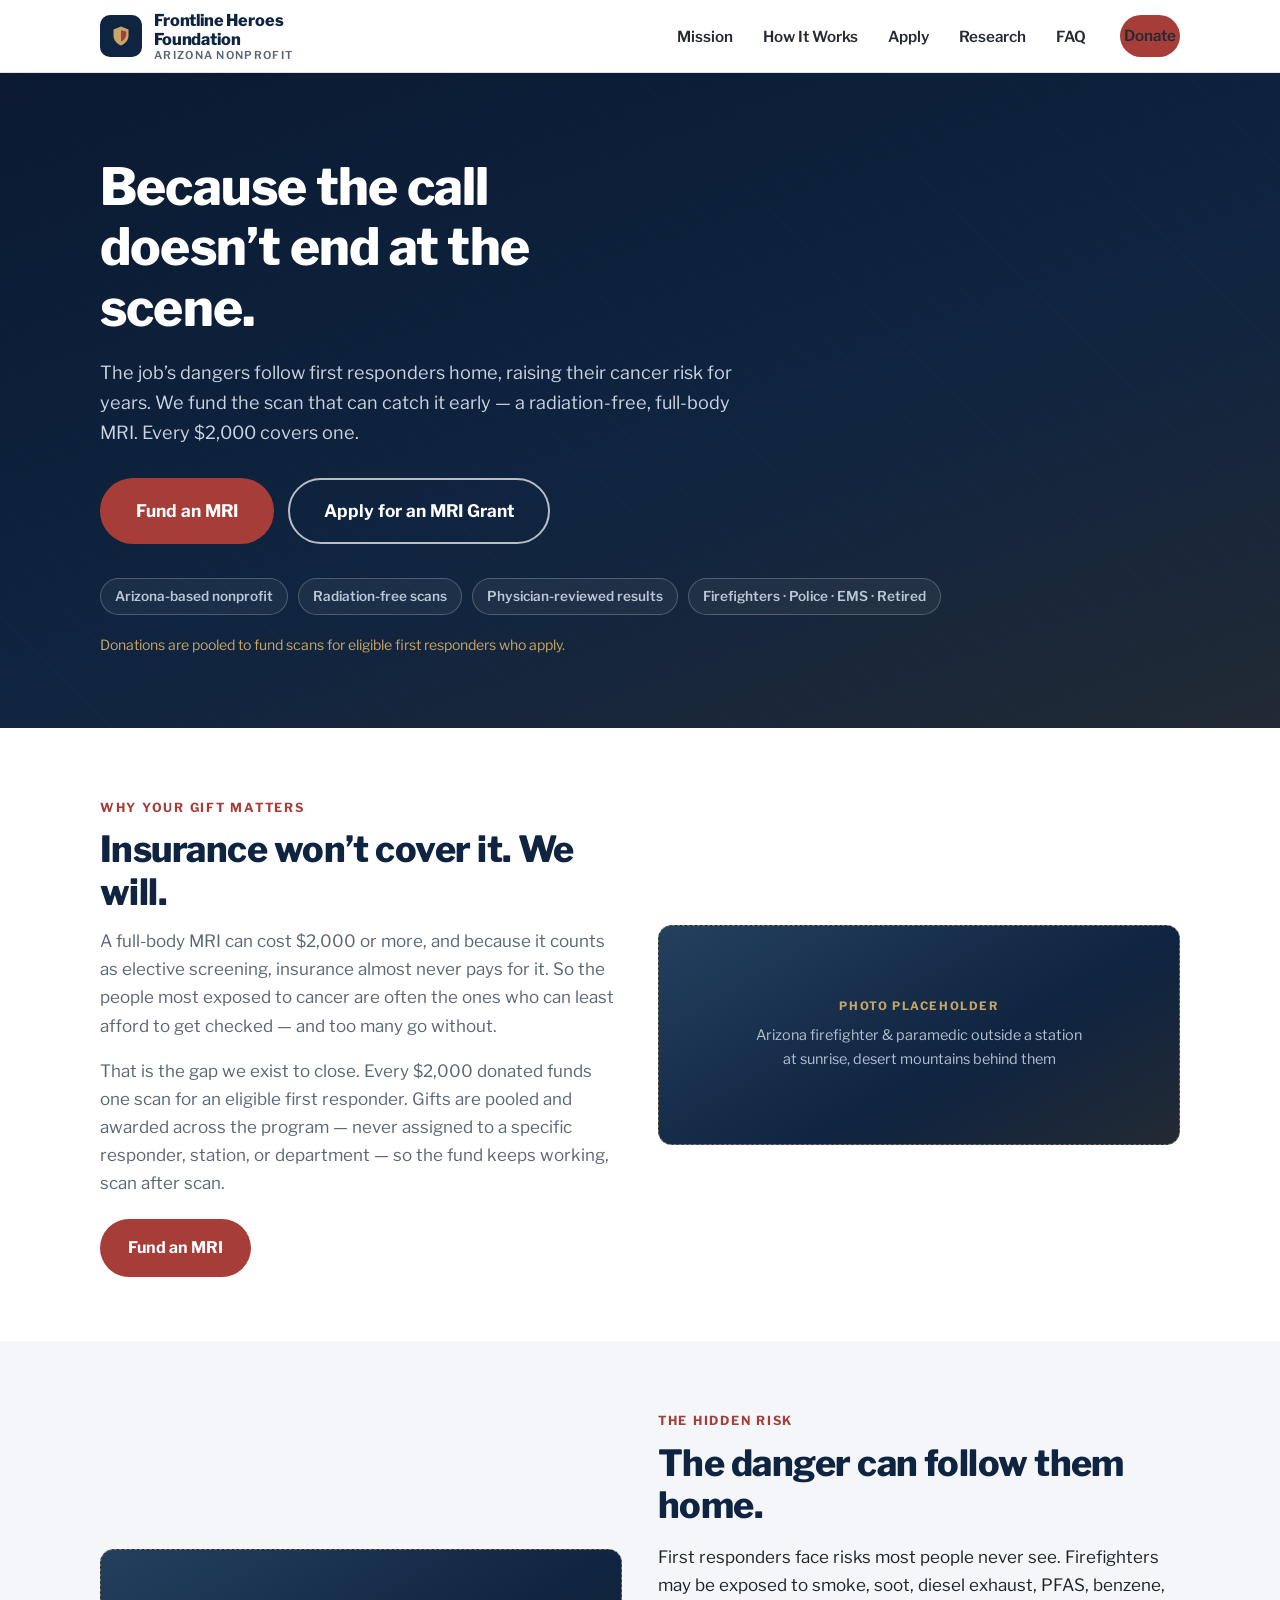
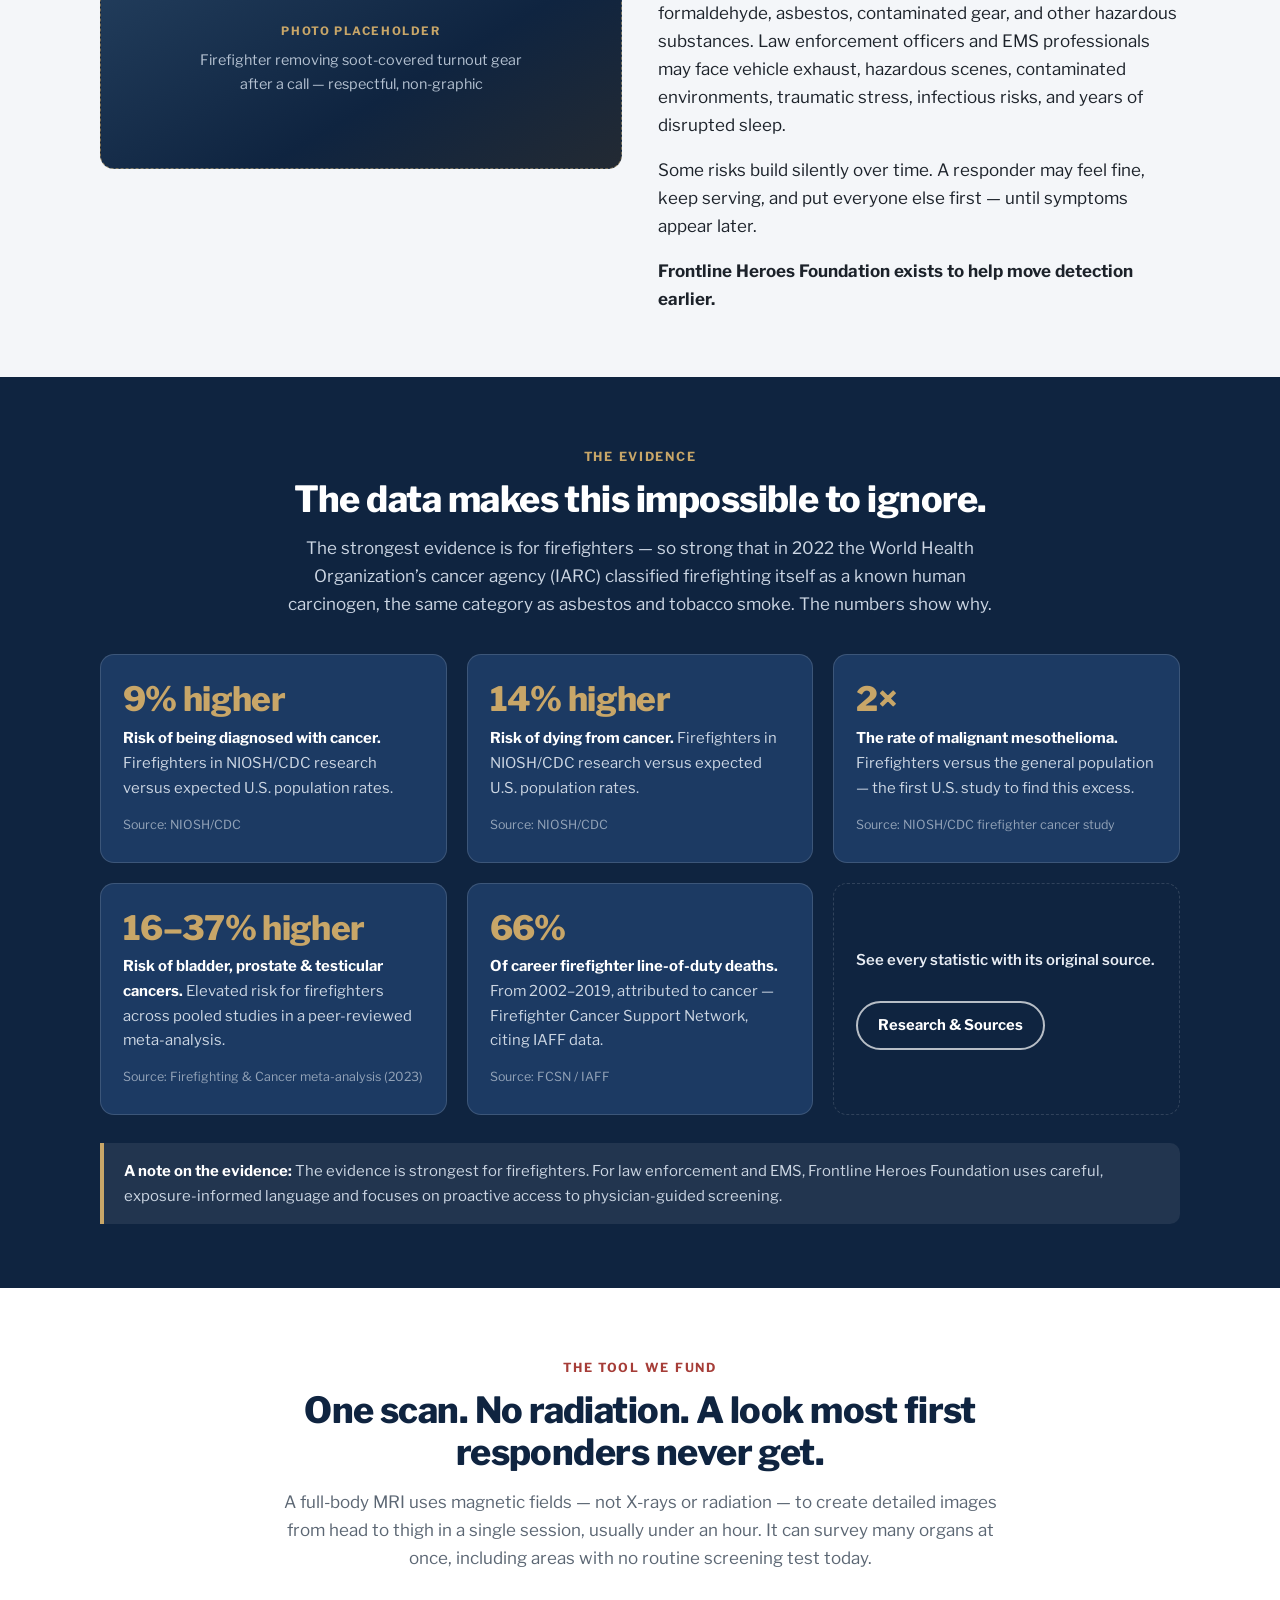
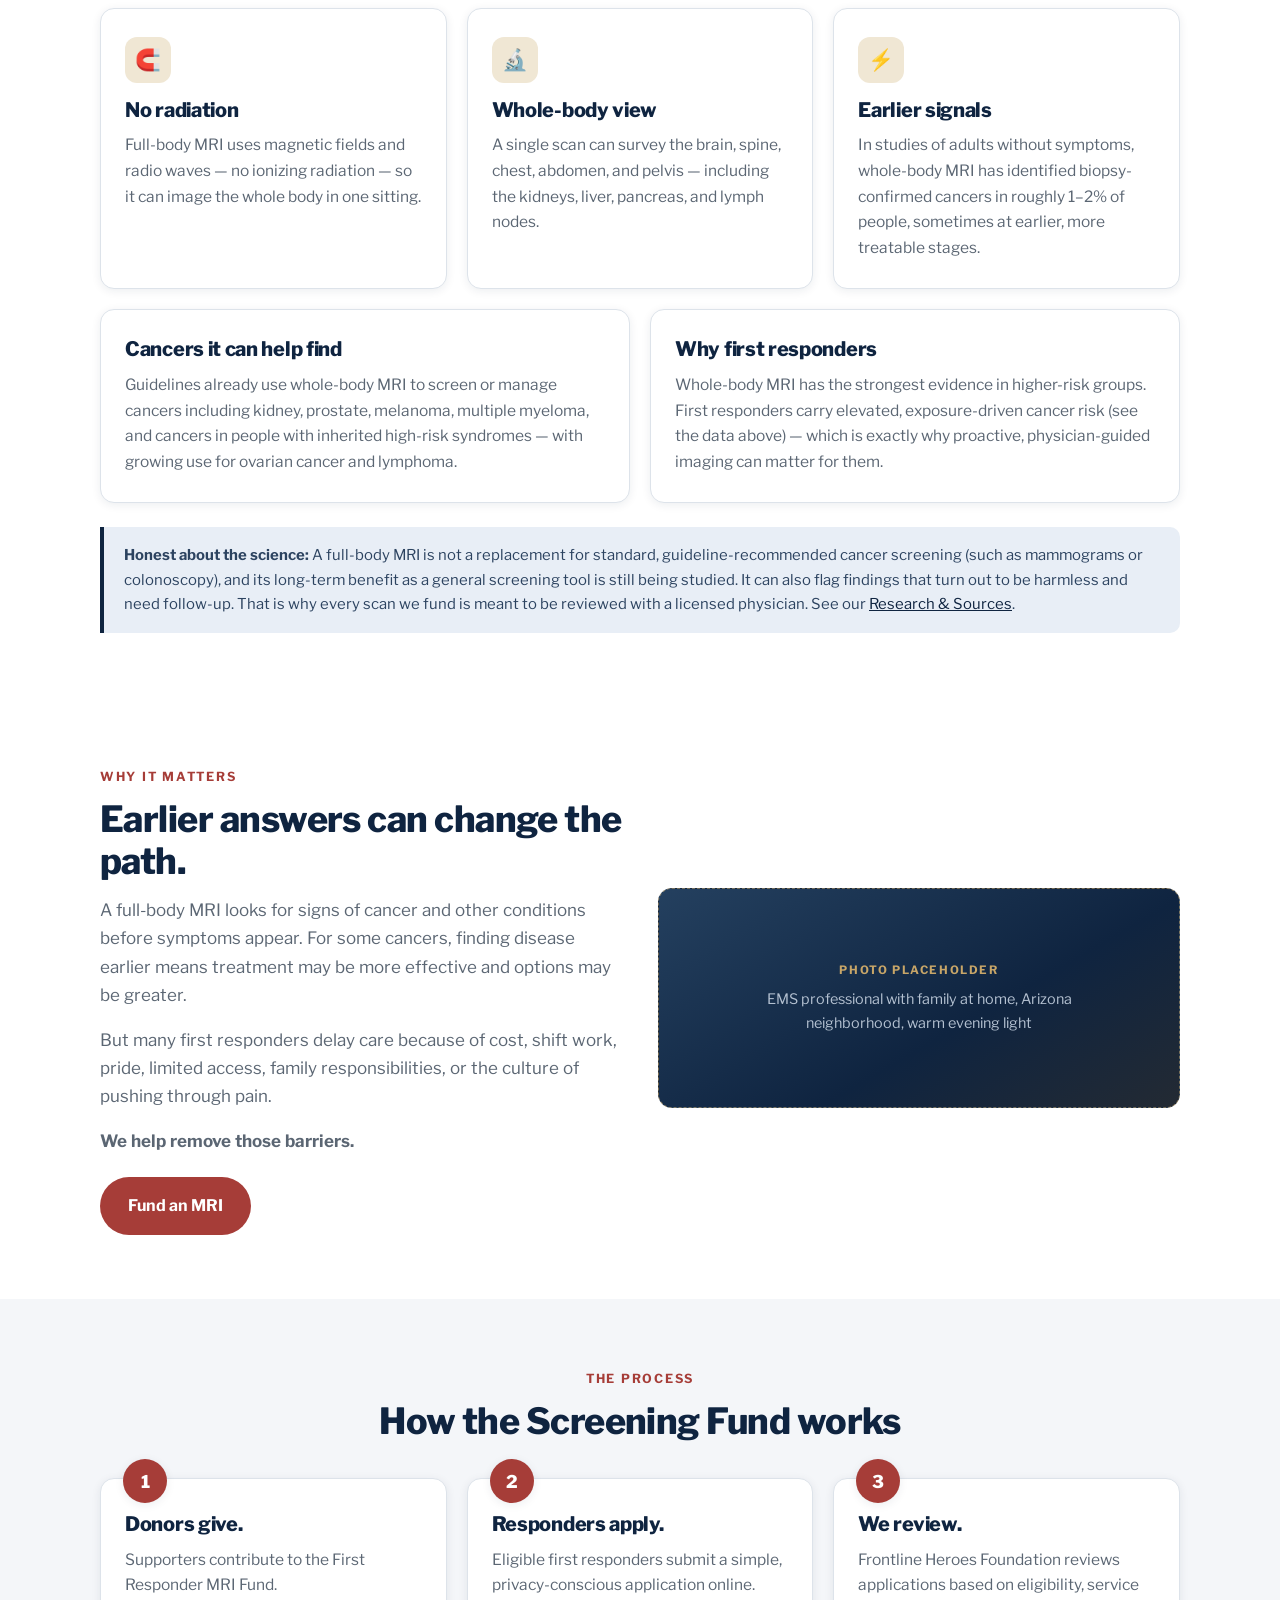
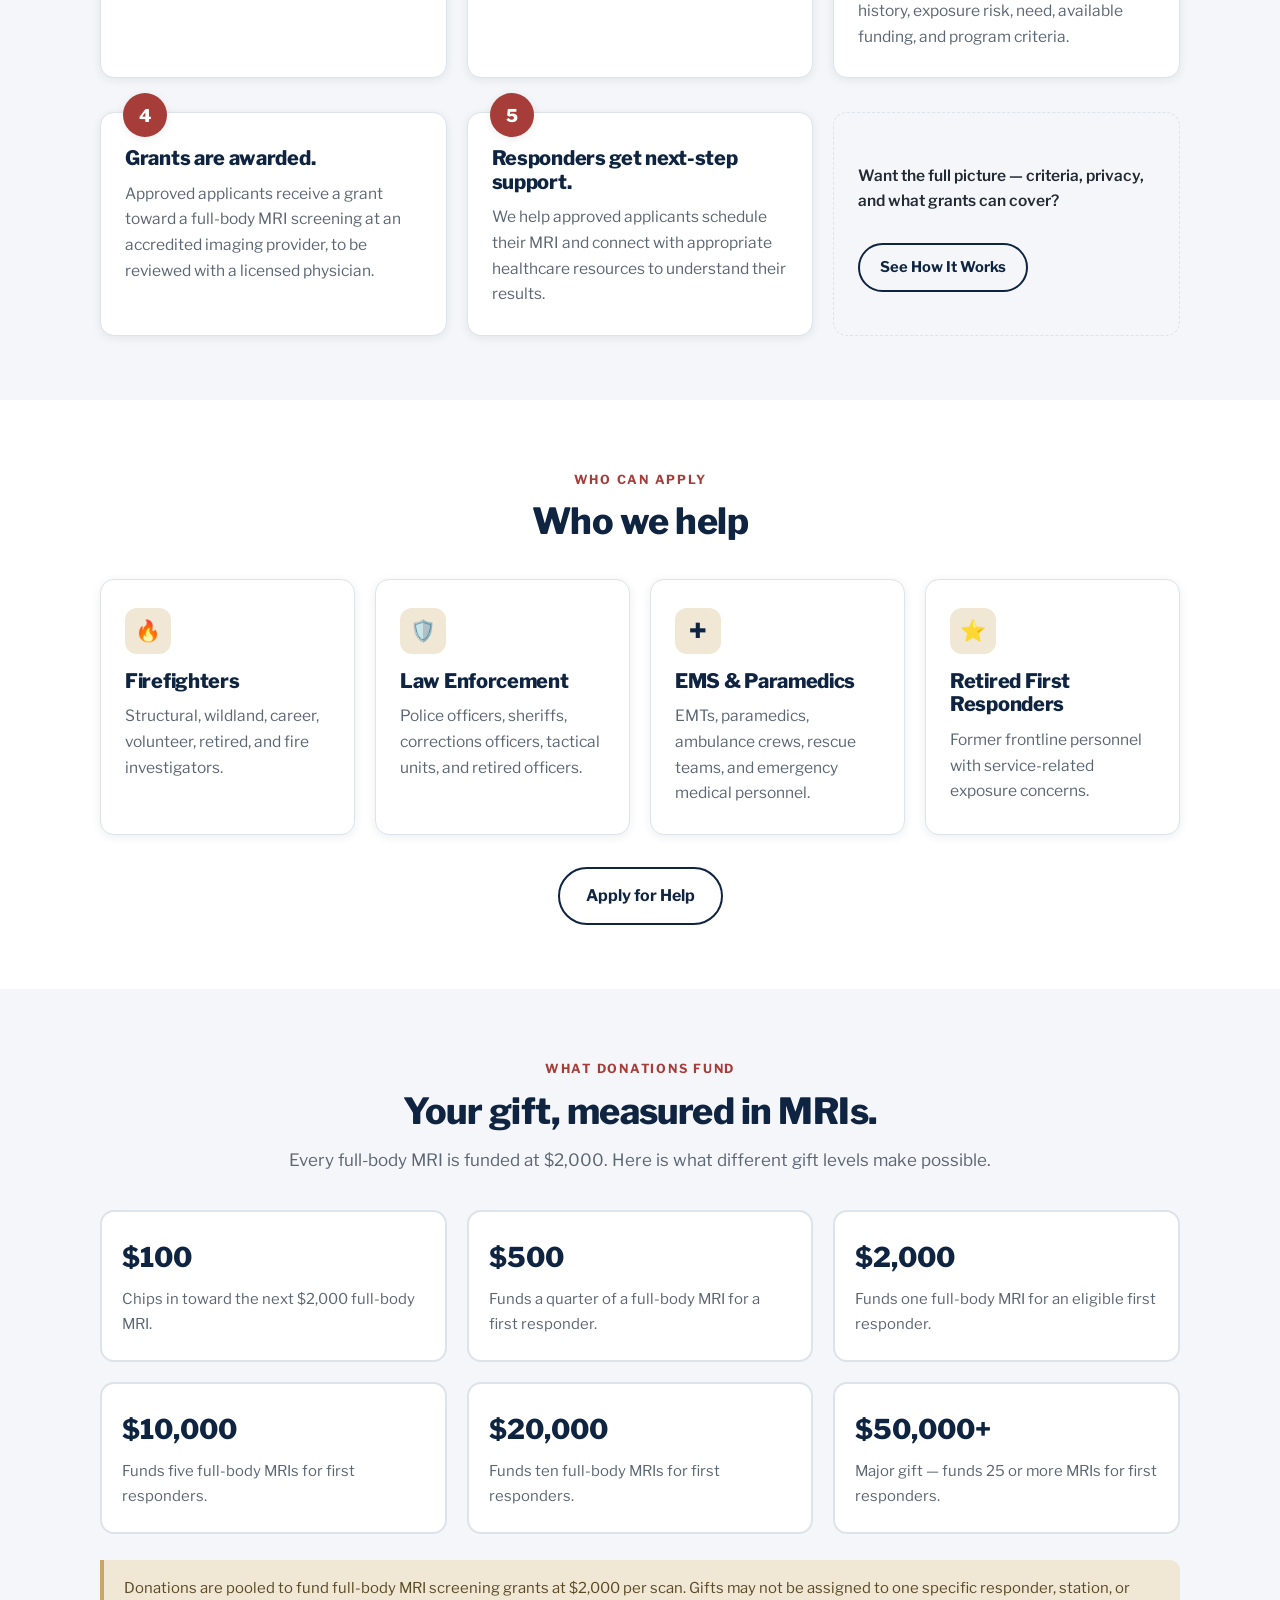
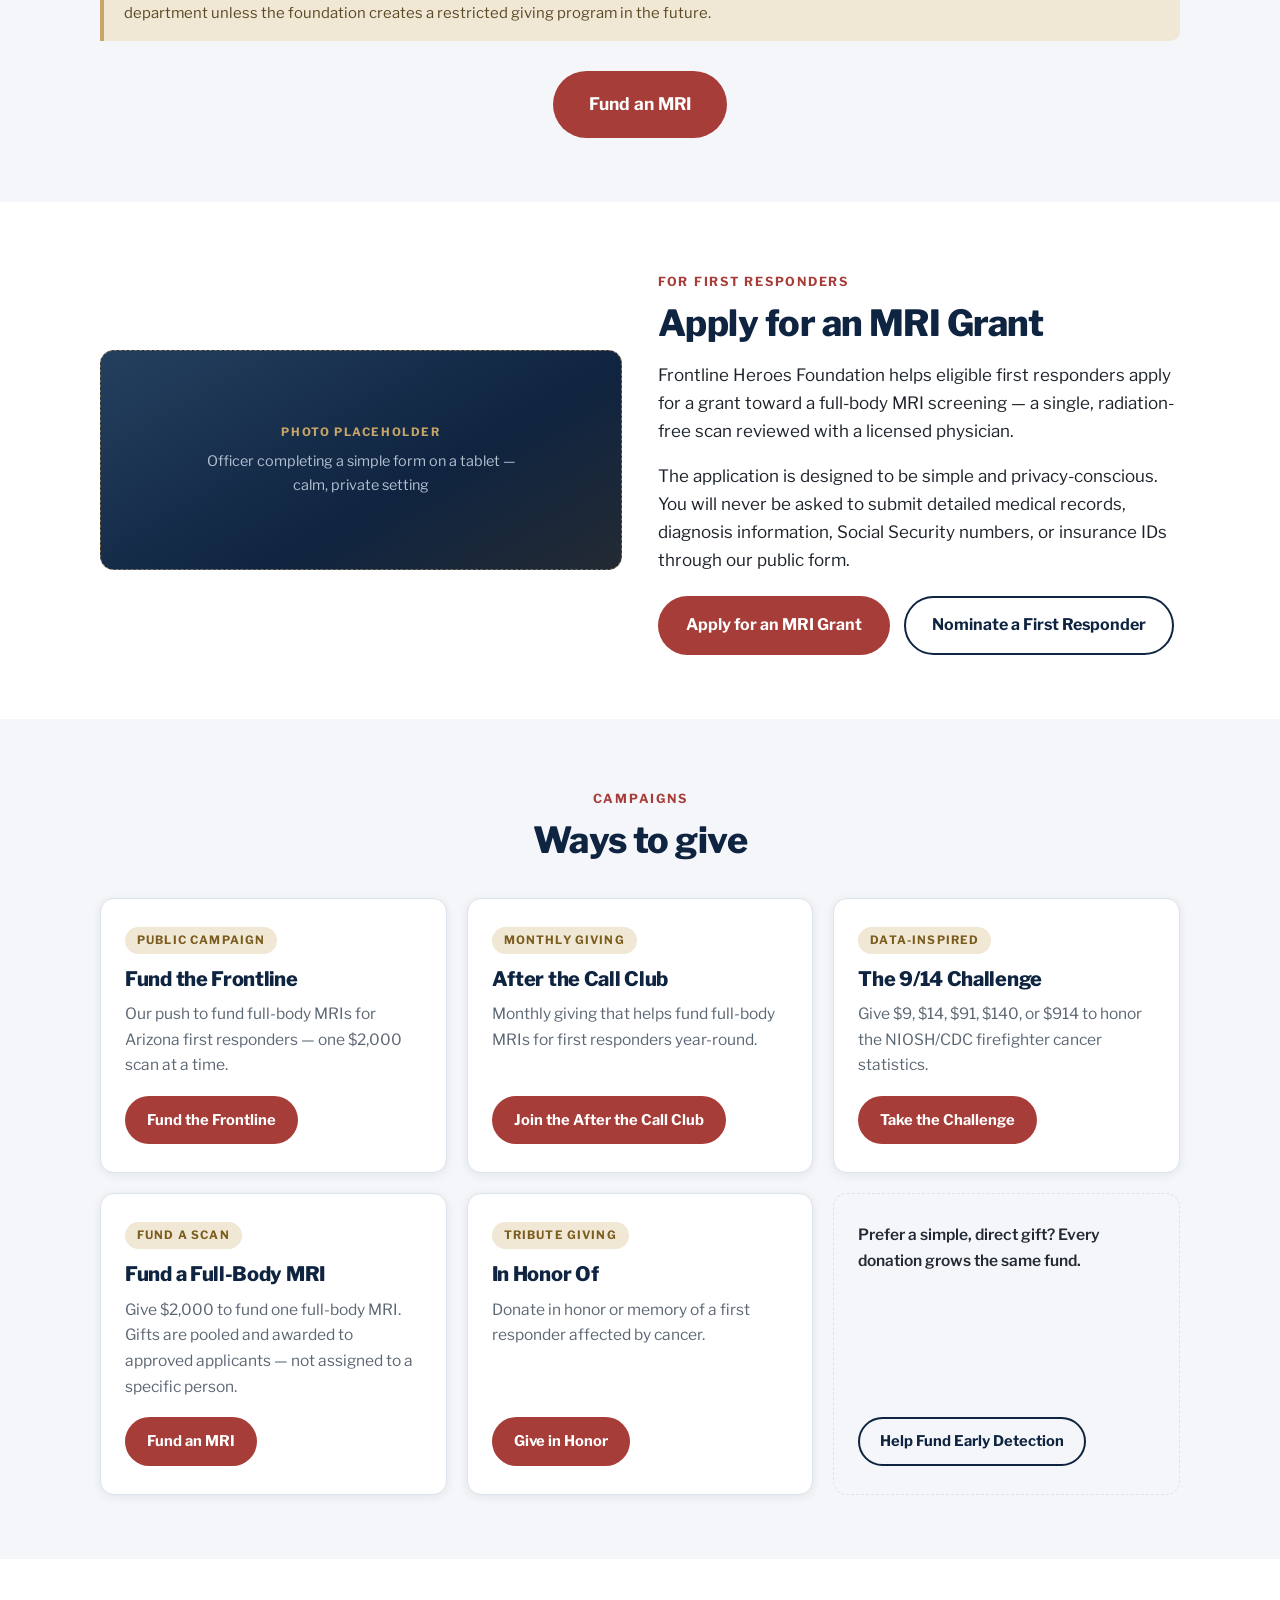
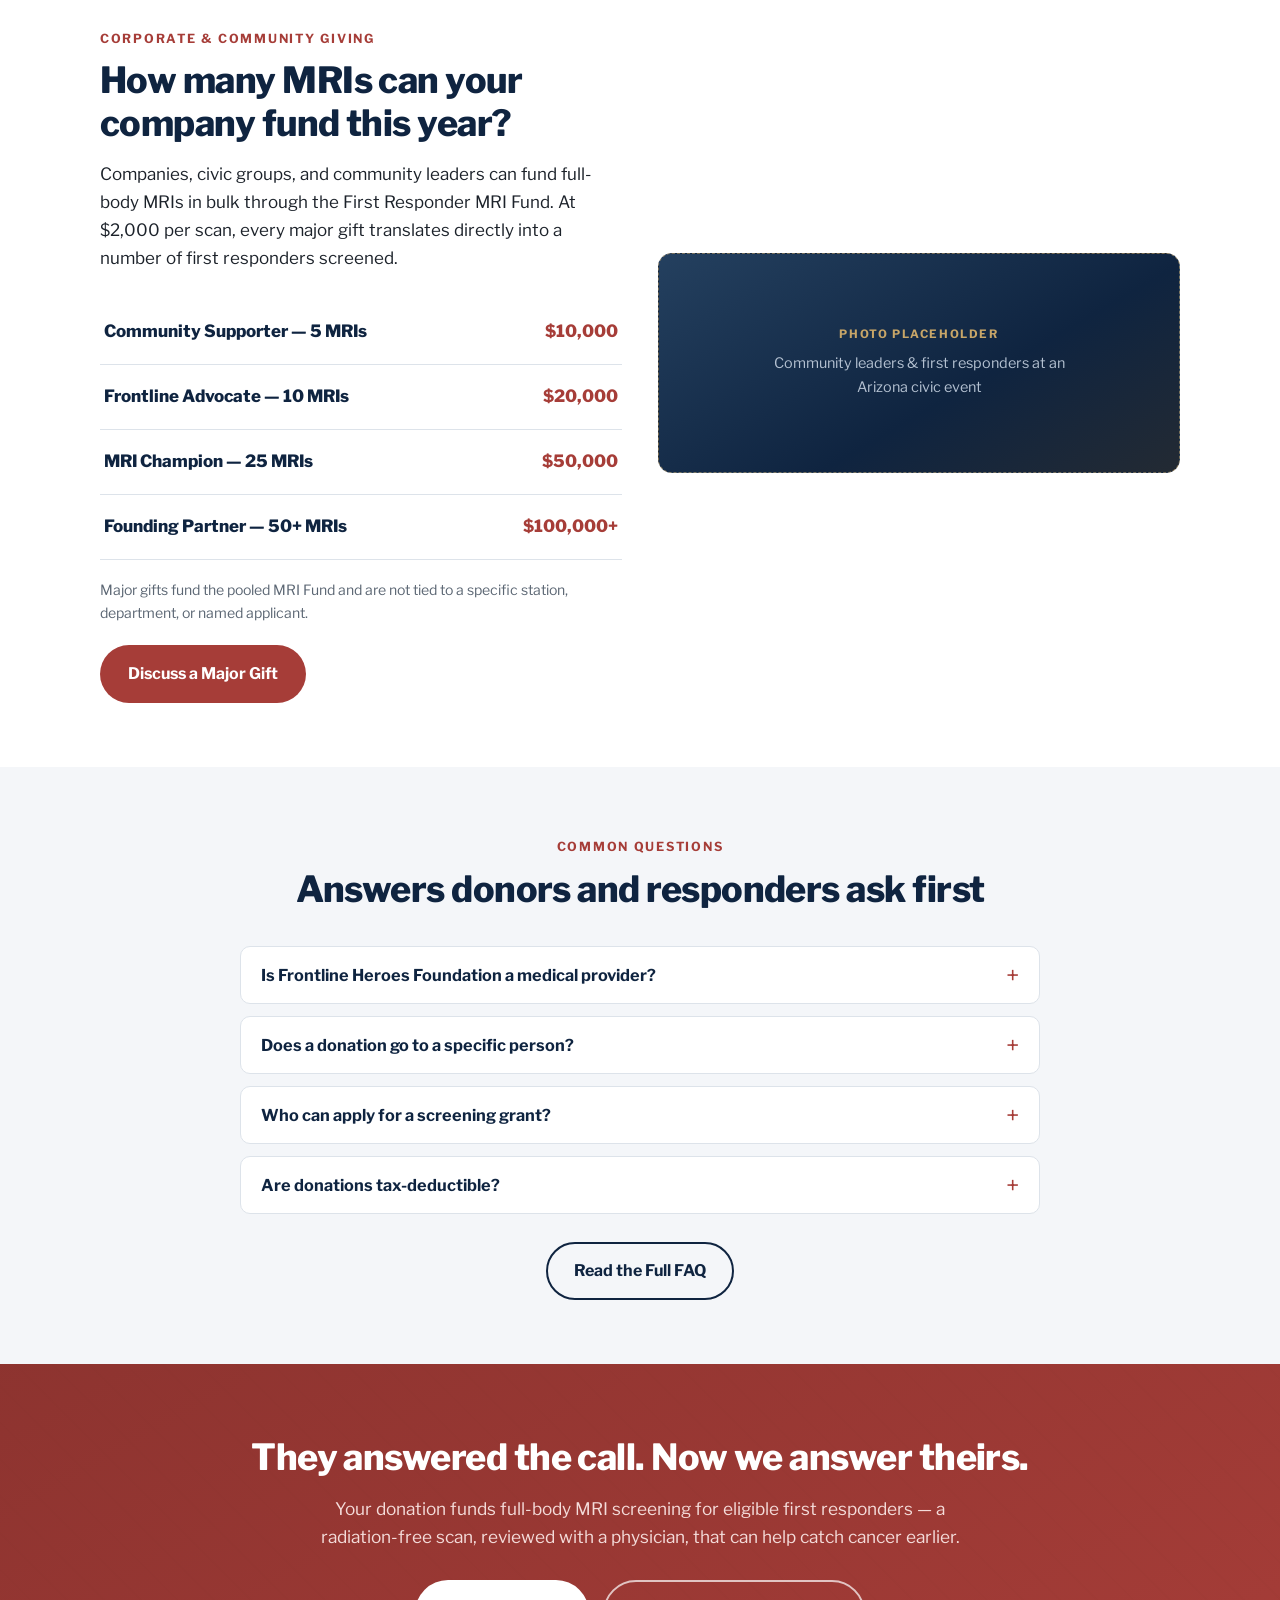
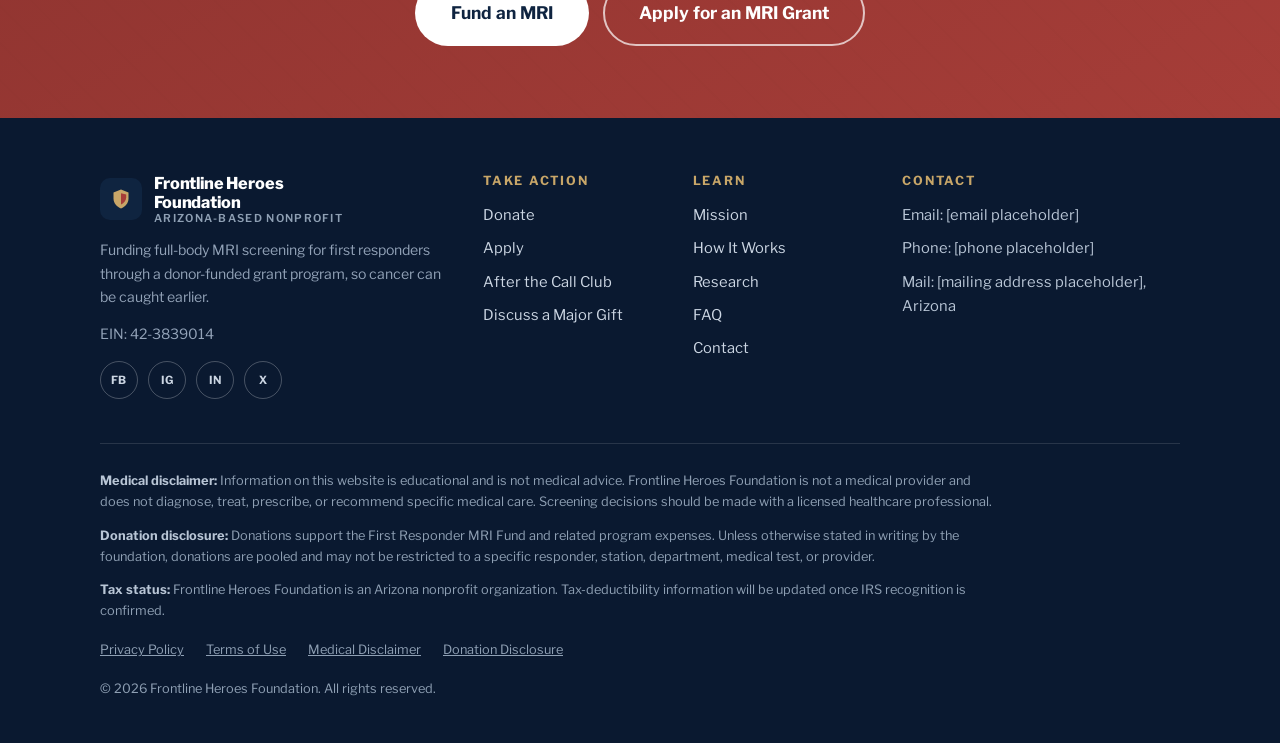
<file: index.html>
<!DOCTYPE html>
<html lang="en">
<head>
  <meta charset="UTF-8">
  <meta name="viewport" content="width=device-width, initial-scale=1.0">
  <meta name="robots" content="noindex, nofollow">
  <title>Frontline Heroes Foundation | Full-Body MRI Screening for First Responders</title>
  <meta name="description" content="Arizona-based nonprofit funding full-body MRI screening for first responders. Every $2,000 helps fund one radiation-free, physician-reviewed scan to help catch cancer earlier.">
  <link rel="preconnect" href="https://fonts.googleapis.com">
  <link rel="preconnect" href="https://fonts.gstatic.com" crossorigin>
  <link href="https://fonts.googleapis.com/css2?family=Libre+Franklin:wght@400;600;700;800&display=swap" rel="stylesheet">
  <link rel="stylesheet" href="css/styles.css">
</head>
<body data-page="home">

<header id="site-header" class="site-header"></header>

<main id="main">

  <!-- 1. HERO -->
  <section class="hero">
    <div class="container">
      <h1>Because the call doesn&rsquo;t end at the scene.</h1>
      <p class="hero-sub">The job&rsquo;s dangers follow first responders home, raising their cancer risk for years. We fund the scan that can catch it early &mdash; a radiation-free, full-body MRI. Every $2,000 covers one.</p>
      <div class="btn-row">
        <a class="btn btn--primary btn--lg" href="donate.html">Fund an MRI</a>
        <a class="btn btn--outline-light btn--lg" href="apply.html">Apply for an MRI Grant</a>
      </div>
      <div class="hero-trustline" aria-label="Trust indicators">
        <span>Arizona-based nonprofit</span>
        <span>Radiation-free scans</span>
        <span>Physician-reviewed results</span>
        <span>Firefighters &middot; Police &middot; EMS &middot; Retired</span>
      </div>
      <p class="hero-note">Donations are pooled to fund scans for eligible first responders who apply.</p>
    </div>
  </section>

  <!-- 2. DONATION MODEL -->
  <section class="section">
    <div class="container">
      <div class="two-col">
        <div>
          <div class="section-head" style="margin-bottom:0">
            <span class="kicker">Why your gift matters</span>
            <h2>Insurance won&rsquo;t cover it. We will.</h2>
            <p>A full-body MRI can cost $2,000 or more, and because it counts as elective screening, insurance almost never pays for it. So the people most exposed to cancer are often the ones who can least afford to get checked &mdash; and too many go without.</p>
            <p>That is the gap we exist to close. Every $2,000 donated funds one scan for an eligible first responder. Gifts are pooled and awarded across the program &mdash; never assigned to a specific responder, station, or department &mdash; so the fund keeps working, scan after scan.</p>
            <div class="btn-row" style="margin-top:22px">
              <a class="btn btn--primary" href="donate.html">Fund an MRI</a>
            </div>
          </div>
        </div>
        <div class="photo-ph" role="img" aria-label="Photo placeholder: Arizona firefighter and paramedic talking outside a station at sunrise, desert mountains in the background">
          <span class="ph-label">Photo placeholder</span>
          <span class="ph-desc">Arizona firefighter &amp; paramedic outside a station at sunrise, desert mountains behind them</span>
        </div>
      </div>
    </div>
  </section>

  <!-- 3. HIDDEN RISK -->
  <section class="section section--gray">
    <div class="container">
      <div class="two-col">
        <div class="photo-ph" role="img" aria-label="Photo placeholder: firefighter removing soot-covered turnout gear after a call, respectful and non-graphic">
          <span class="ph-label">Photo placeholder</span>
          <span class="ph-desc">Firefighter removing soot-covered turnout gear after a call — respectful, non-graphic</span>
        </div>
        <div>
          <span class="kicker" style="display:inline-block;font-size:0.78rem;font-weight:700;letter-spacing:0.14em;text-transform:uppercase;color:var(--red);margin-bottom:10px">The hidden risk</span>
          <h2>The danger can follow them home.</h2>
          <p style="margin-top:16px">First responders face risks most people never see. Firefighters may be exposed to smoke, soot, diesel exhaust, PFAS, benzene, formaldehyde, asbestos, contaminated gear, and other hazardous substances. Law enforcement officers and EMS professionals may face vehicle exhaust, hazardous scenes, contaminated environments, traumatic stress, infectious risks, and years of disrupted sleep.</p>
          <p>Some risks build silently over time. A responder may feel fine, keep serving, and put everyone else first &mdash; until symptoms appear later.</p>
          <p><strong>Frontline Heroes Foundation exists to help move detection earlier.</strong></p>
        </div>
      </div>
    </div>
  </section>

  <!-- 4. THE NUMBERS -->
  <section class="section section--navy">
    <div class="container">
      <div class="section-head section-head--center">
        <span class="kicker">The evidence</span>
        <h2>The data makes this impossible to ignore.</h2>
        <p>The strongest evidence is for firefighters &mdash; so strong that in 2022 the World Health Organization&rsquo;s cancer agency (IARC) classified firefighting itself as a known human carcinogen, the same category as asbestos and tobacco smoke. The numbers show why.</p>
      </div>
      <div class="grid grid-3">
        <div class="stat-card">
          <div class="stat-num">9% higher</div>
          <p><strong style="color:#fff">Risk of being diagnosed with cancer.</strong> Firefighters in NIOSH/CDC research versus expected U.S. population rates.</p>
          <p class="stat-src">Source: NIOSH/CDC</p>
        </div>
        <div class="stat-card">
          <div class="stat-num">14% higher</div>
          <p><strong style="color:#fff">Risk of dying from cancer.</strong> Firefighters in NIOSH/CDC research versus expected U.S. population rates.</p>
          <p class="stat-src">Source: NIOSH/CDC</p>
        </div>
        <div class="stat-card">
          <div class="stat-num">2&times;</div>
          <p><strong style="color:#fff">The rate of malignant mesothelioma.</strong> Firefighters versus the general population &mdash; the first U.S. study to find this excess.</p>
          <p class="stat-src">Source: NIOSH/CDC firefighter cancer study</p>
        </div>
        <div class="stat-card">
          <div class="stat-num">16&ndash;37% higher</div>
          <p><strong style="color:#fff">Risk of bladder, prostate &amp; testicular cancers.</strong> Elevated risk for firefighters across pooled studies in a peer-reviewed meta-analysis.</p>
          <p class="stat-src">Source: Firefighting &amp; Cancer meta-analysis (2023)</p>
        </div>
        <div class="stat-card">
          <div class="stat-num">66%</div>
          <p><strong style="color:#fff">Of career firefighter line-of-duty deaths.</strong> From 2002&ndash;2019, attributed to cancer &mdash; Firefighter Cancer Support Network, citing IAFF data.</p>
          <p class="stat-src">Source: FCSN / IAFF</p>
        </div>
        <div class="stat-card" style="display:flex;flex-direction:column;justify-content:center;background:transparent;border-style:dashed">
          <p style="color:#e8edf4;font-weight:600">See every statistic with its original source.</p>
          <a class="btn btn--outline-light btn--sm" style="margin-top:14px;align-self:flex-start" href="research.html">Research &amp; Sources</a>
        </div>
      </div>
      <div class="note note--navy" style="margin-top:28px;background:rgba(255,255,255,0.08);border-left-color:var(--sand);color:#ccd6e3">
        <strong style="color:#fff">A note on the evidence:</strong> The evidence is strongest for firefighters. For law enforcement and EMS, Frontline Heroes Foundation uses careful, exposure-informed language and focuses on proactive access to physician-guided screening.
      </div>
    </div>
  </section>

  <!-- 4b. WHAT A FULL-BODY MRI FINDS -->
  <section class="section">
    <div class="container">
      <div class="section-head section-head--center">
        <span class="kicker">The tool we fund</span>
        <h2>One scan. No radiation. A look most first responders never get.</h2>
        <p>A full-body MRI uses magnetic fields &mdash; not X-rays or radiation &mdash; to create detailed images from head to thigh in a single session, usually under an hour. It can survey many organs at once, including areas with no routine screening test today.</p>
      </div>
      <div class="grid grid-3">
        <div class="card">
          <div class="card-icon" aria-hidden="true">&#129522;</div>
          <h3>No radiation</h3>
          <p>Full-body MRI uses magnetic fields and radio waves &mdash; no ionizing radiation &mdash; so it can image the whole body in one sitting.</p>
        </div>
        <div class="card">
          <div class="card-icon" aria-hidden="true">&#128300;</div>
          <h3>Whole-body view</h3>
          <p>A single scan can survey the brain, spine, chest, abdomen, and pelvis &mdash; including the kidneys, liver, pancreas, and lymph nodes.</p>
        </div>
        <div class="card">
          <div class="card-icon" aria-hidden="true">&#9889;</div>
          <h3>Earlier signals</h3>
          <p>In studies of adults without symptoms, whole-body MRI has identified biopsy-confirmed cancers in roughly 1&ndash;2% of people, sometimes at earlier, more treatable stages.</p>
        </div>
      </div>
      <div class="grid grid-2" style="margin-top:20px">
        <div class="card">
          <h3>Cancers it can help find</h3>
          <p>Guidelines already use whole-body MRI to screen or manage cancers including kidney, prostate, melanoma, multiple myeloma, and cancers in people with inherited high-risk syndromes &mdash; with growing use for ovarian cancer and lymphoma.</p>
        </div>
        <div class="card">
          <h3>Why first responders</h3>
          <p>Whole-body MRI has the strongest evidence in higher-risk groups. First responders carry elevated, exposure-driven cancer risk (see the data above) &mdash; which is exactly why proactive, physician-guided imaging can matter for them.</p>
        </div>
      </div>
      <div class="note note--navy" style="margin-top:24px">
        <strong>Honest about the science:</strong> A full-body MRI is not a replacement for standard, guideline-recommended cancer screening (such as mammograms or colonoscopy), and its long-term benefit as a general screening tool is still being studied. It can also flag findings that turn out to be harmless and need follow-up. That is why every scan we fund is meant to be reviewed with a licensed physician. See our <a href="research.html">Research &amp; Sources</a>.
      </div>
    </div>
  </section>

  <!-- 5. WHY EARLY DETECTION -->
  <section class="section">
    <div class="container">
      <div class="two-col">
        <div>
          <div class="section-head" style="margin-bottom:0">
            <span class="kicker">Why it matters</span>
            <h2>Earlier answers can change the path.</h2>
            <p>A full-body MRI looks for signs of cancer and other conditions before symptoms appear. For some cancers, finding disease earlier means treatment may be more effective and options may be greater.</p>
            <p>But many first responders delay care because of cost, shift work, pride, limited access, family responsibilities, or the culture of pushing through pain.</p>
            <p><strong>We help remove those barriers.</strong></p>
            <div class="btn-row" style="margin-top:22px">
              <a class="btn btn--primary" href="donate.html">Fund an MRI</a>
            </div>
          </div>
        </div>
        <div class="photo-ph" role="img" aria-label="Photo placeholder: EMS professional with family at home in an Arizona neighborhood, warm evening light">
          <span class="ph-label">Photo placeholder</span>
          <span class="ph-desc">EMS professional with family at home, Arizona neighborhood, warm evening light</span>
        </div>
      </div>
    </div>
  </section>

  <!-- 6. HOW THE FUND WORKS -->
  <section class="section section--gray" id="how-it-works">
    <div class="container">
      <div class="section-head section-head--center">
        <span class="kicker">The process</span>
        <h2>How the Screening Fund works</h2>
      </div>
      <div class="grid grid-3 steps-grid">
        <div class="card step-card">
          <span class="step-num" aria-hidden="true">1</span>
          <h3>Donors give.</h3>
          <p>Supporters contribute to the First Responder MRI Fund.</p>
        </div>
        <div class="card step-card">
          <span class="step-num" aria-hidden="true">2</span>
          <h3>Responders apply.</h3>
          <p>Eligible first responders submit a simple, privacy-conscious application online.</p>
        </div>
        <div class="card step-card">
          <span class="step-num" aria-hidden="true">3</span>
          <h3>We review.</h3>
          <p>Frontline Heroes Foundation reviews applications based on eligibility, service history, exposure risk, need, available funding, and program criteria.</p>
        </div>
        <div class="card step-card">
          <span class="step-num" aria-hidden="true">4</span>
          <h3>Grants are awarded.</h3>
          <p>Approved applicants receive a grant toward a full-body MRI screening at an accredited imaging provider, to be reviewed with a licensed physician.</p>
        </div>
        <div class="card step-card">
          <span class="step-num" aria-hidden="true">5</span>
          <h3>Responders get next-step support.</h3>
          <p>We help approved applicants schedule their MRI and connect with appropriate healthcare resources to understand their results.</p>
        </div>
        <div class="card step-card" style="display:flex;flex-direction:column;justify-content:center;border-style:dashed;background:transparent;box-shadow:none">
          <p style="font-weight:600;color:var(--charcoal)">Want the full picture &mdash; criteria, privacy, and what grants can cover?</p>
          <a class="btn btn--secondary btn--sm" style="margin-top:14px;align-self:flex-start" href="how-it-works.html">See How It Works</a>
        </div>
      </div>
    </div>
  </section>

  <!-- 7. WHO CAN APPLY -->
  <section class="section">
    <div class="container">
      <div class="section-head section-head--center">
        <span class="kicker">Who can apply</span>
        <h2>Who we help</h2>
      </div>
      <div class="grid grid-4">
        <div class="card">
          <div class="card-icon" aria-hidden="true">&#128293;</div>
          <h3>Firefighters</h3>
          <p>Structural, wildland, career, volunteer, retired, and fire investigators.</p>
        </div>
        <div class="card">
          <div class="card-icon" aria-hidden="true">&#128737;&#65039;</div>
          <h3>Law Enforcement</h3>
          <p>Police officers, sheriffs, corrections officers, tactical units, and retired officers.</p>
        </div>
        <div class="card">
          <div class="card-icon" aria-hidden="true">&#10010;</div>
          <h3>EMS &amp; Paramedics</h3>
          <p>EMTs, paramedics, ambulance crews, rescue teams, and emergency medical personnel.</p>
        </div>
        <div class="card">
          <div class="card-icon" aria-hidden="true">&#11088;</div>
          <h3>Retired First Responders</h3>
          <p>Former frontline personnel with service-related exposure concerns.</p>
        </div>
      </div>
      <div class="btn-row" style="justify-content:center;margin-top:32px">
        <a class="btn btn--secondary" href="apply.html">Apply for Help</a>
      </div>
    </div>
  </section>

  <!-- 8. WHAT DONATIONS FUND -->
  <section class="section section--gray">
    <div class="container">
      <div class="section-head section-head--center">
        <span class="kicker">What donations fund</span>
        <h2>Your gift, measured in MRIs.</h2>
        <p>Every full-body MRI is funded at $2,000. Here is what different gift levels make possible.</p>
      </div>
      <div class="grid grid-3">
        <div class="amount-card">
          <div class="amt">$100</div>
          <p>Chips in toward the next $2,000 full-body MRI.</p>
        </div>
        <div class="amount-card">
          <div class="amt">$500</div>
          <p>Funds a quarter of a full-body MRI for a first responder.</p>
        </div>
        <div class="amount-card">
          <div class="amt">$2,000</div>
          <p>Funds one full-body MRI for an eligible first responder.</p>
        </div>
        <div class="amount-card">
          <div class="amt">$10,000</div>
          <p>Funds five full-body MRIs for first responders.</p>
        </div>
        <div class="amount-card">
          <div class="amt">$20,000</div>
          <p>Funds ten full-body MRIs for first responders.</p>
        </div>
        <div class="amount-card">
          <div class="amt">$50,000+</div>
          <p>Major gift &mdash; funds 25 or more MRIs for first responders.</p>
        </div>
      </div>
      <div class="note ladder-note">
        Donations are pooled to fund full-body MRI screening grants at $2,000 per scan. Gifts may not be assigned to one specific responder, station, or department unless the foundation creates a restricted giving program in the future.
      </div>
      <div class="btn-row" style="justify-content:center;margin-top:30px">
        <a class="btn btn--primary btn--lg" href="donate.html">Fund an MRI</a>
      </div>
    </div>
  </section>

  <!-- 9. APPLY (summary → apply page) -->
  <section class="section">
    <div class="container">
      <div class="two-col">
        <div class="photo-ph" role="img" aria-label="Photo placeholder: law enforcement officer completing a form on a tablet, calm and private setting">
          <span class="ph-label">Photo placeholder</span>
          <span class="ph-desc">Officer completing a simple form on a tablet — calm, private setting</span>
        </div>
        <div>
          <span style="display:inline-block;font-size:0.78rem;font-weight:700;letter-spacing:0.14em;text-transform:uppercase;color:var(--red);margin-bottom:10px">For first responders</span>
          <h2>Apply for an MRI Grant</h2>
          <p style="margin-top:16px">Frontline Heroes Foundation helps eligible first responders apply for a grant toward a full-body MRI screening &mdash; a single, radiation-free scan reviewed with a licensed physician.</p>
          <p>The application is designed to be simple and privacy-conscious. You will never be asked to submit detailed medical records, diagnosis information, Social Security numbers, or insurance IDs through our public form.</p>
          <div class="btn-row" style="margin-top:22px">
            <a class="btn btn--primary" href="apply.html">Apply for an MRI Grant</a>
            <a class="btn btn--secondary" href="apply.html#nominate">Nominate a First Responder</a>
          </div>
        </div>
      </div>
    </div>
  </section>

  <!-- 11. CAMPAIGNS -->
  <section class="section section--gray">
    <div class="container">
      <div class="section-head section-head--center">
        <span class="kicker">Campaigns</span>
        <h2>Ways to give</h2>
      </div>
      <div class="grid grid-3">
        <div class="card campaign-card">
          <span class="tag">Public campaign</span>
          <h3>Fund the Frontline</h3>
          <p>Our push to fund full-body MRIs for Arizona first responders &mdash; one $2,000 scan at a time.</p>
          <a class="btn btn--primary btn--sm" href="donate.html">Fund the Frontline</a>
        </div>
        <div class="card campaign-card">
          <span class="tag">Monthly giving</span>
          <h3>After the Call Club</h3>
          <p>Monthly giving that helps fund full-body MRIs for first responders year-round.</p>
          <a class="btn btn--primary btn--sm" href="donate.html#monthly">Join the After the Call Club</a>
        </div>
        <div class="card campaign-card">
          <span class="tag">Data-inspired</span>
          <h3>The 9/14 Challenge</h3>
          <p>Give $9, $14, $91, $140, or $914 to honor the NIOSH/CDC firefighter cancer statistics.</p>
          <a class="btn btn--primary btn--sm" href="donate.html">Take the Challenge</a>
        </div>
        <div class="card campaign-card">
          <span class="tag">Fund a scan</span>
          <h3>Fund a Full-Body MRI</h3>
          <p>Give $2,000 to fund one full-body MRI. Gifts are pooled and awarded to approved applicants &mdash; not assigned to a specific person.</p>
          <a class="btn btn--primary btn--sm" href="donate.html">Fund an MRI</a>
        </div>
        <div class="card campaign-card">
          <span class="tag">Tribute giving</span>
          <h3>In Honor Of</h3>
          <p>Donate in honor or memory of a first responder affected by cancer.</p>
          <a class="btn btn--primary btn--sm" href="donate.html">Give in Honor</a>
        </div>
        <div class="card campaign-card" style="border-style:dashed;background:transparent;box-shadow:none;justify-content:center">
          <p style="font-weight:600;color:var(--charcoal)">Prefer a simple, direct gift? Every donation grows the same fund.</p>
          <a class="btn btn--secondary btn--sm" href="donate.html">Help Fund Early Detection</a>
        </div>
      </div>
    </div>
  </section>

  <!-- 12. MAJOR GIVING -->
  <section class="section">
    <div class="container">
      <div class="two-col">
        <div>
          <span style="display:inline-block;font-size:0.78rem;font-weight:700;letter-spacing:0.14em;text-transform:uppercase;color:var(--red);margin-bottom:10px">Corporate &amp; community giving</span>
          <h2>How many MRIs can your company fund this year?</h2>
          <p style="margin-top:16px">Companies, civic groups, and community leaders can fund full-body MRIs in bulk through the First Responder MRI Fund. At $2,000 per scan, every major gift translates directly into a number of first responders screened.</p>
          <div class="giving-levels">
            <div class="level-row"><span class="level-name">Community Supporter &mdash; 5 MRIs</span><span class="level-amt">$10,000</span></div>
            <div class="level-row"><span class="level-name">Frontline Advocate &mdash; 10 MRIs</span><span class="level-amt">$20,000</span></div>
            <div class="level-row"><span class="level-name">MRI Champion &mdash; 25 MRIs</span><span class="level-amt">$50,000</span></div>
            <div class="level-row"><span class="level-name">Founding Partner &mdash; 50+ MRIs</span><span class="level-amt">$100,000+</span></div>
          </div>
          <p style="margin-top:18px;font-size:0.88rem;color:var(--gray-mid)">Major gifts fund the pooled MRI Fund and are not tied to a specific station, department, or named applicant.</p>
          <div class="btn-row" style="margin-top:20px">
            <a class="btn btn--primary" href="contact.html#donor">Discuss a Major Gift</a>
          </div>
        </div>
        <div class="photo-ph" role="img" aria-label="Photo placeholder: community leaders and first responders at an Arizona civic event, professional and warm">
          <span class="ph-label">Photo placeholder</span>
          <span class="ph-desc">Community leaders &amp; first responders at an Arizona civic event</span>
        </div>
      </div>
    </div>
  </section>

  <!-- 13. FAQ preview -->
  <section class="section section--gray">
    <div class="container">
      <div class="section-head section-head--center">
        <span class="kicker">Common questions</span>
        <h2>Answers donors and responders ask first</h2>
      </div>
      <div class="faq-list">
        <div class="faq-item">
          <button class="faq-q" type="button">Is Frontline Heroes Foundation a medical provider?</button>
          <div class="faq-a"><p>No. Frontline Heroes Foundation is a nonprofit organization that helps fund screening access, education, and care navigation. Medical decisions are made between first responders and licensed healthcare professionals.</p></div>
        </div>
        <div class="faq-item">
          <button class="faq-q" type="button">Does a donation go to a specific person?</button>
          <div class="faq-a"><p>No. Donations generally support the pooled First Responder MRI Fund. The foundation awards grants to eligible applicants based on program criteria, available funding, and clinical appropriateness.</p></div>
        </div>
        <div class="faq-item">
          <button class="faq-q" type="button">Who can apply for a screening grant?</button>
          <div class="faq-a"><p>Our initial focus is Arizona firefighters, law enforcement officers, EMS professionals, and retired first responders. Eligibility may depend on service history, exposure risk, access barriers, program criteria, clinical appropriateness, and available funding.</p></div>
        </div>
        <div class="faq-item">
          <button class="faq-q" type="button">Are donations tax-deductible?</button>
          <div class="faq-a"><p>Frontline Heroes Foundation is an Arizona nonprofit organization. Tax-deductibility information will be updated once IRS recognition is confirmed.</p></div>
        </div>
      </div>
      <div class="btn-row" style="justify-content:center;margin-top:28px">
        <a class="btn btn--secondary" href="faq.html">Read the Full FAQ</a>
      </div>
    </div>
  </section>

  <!-- 23. FINAL CTA -->
  <section class="cta-band">
    <div class="container">
      <h2>They answered the call. Now we answer theirs.</h2>
      <p>Your donation funds full-body MRI screening for eligible first responders &mdash; a radiation-free scan, reviewed with a physician, that can help catch cancer earlier.</p>
      <div class="btn-row">
        <a class="btn btn--light btn--lg" href="donate.html">Fund an MRI</a>
        <a class="btn btn--outline-light btn--lg" href="apply.html">Apply for an MRI Grant</a>
      </div>
    </div>
  </section>

</main>

<footer id="site-footer" class="site-footer"></footer>

<script src="js/main.js"></script>
</body>
</html>
</file>
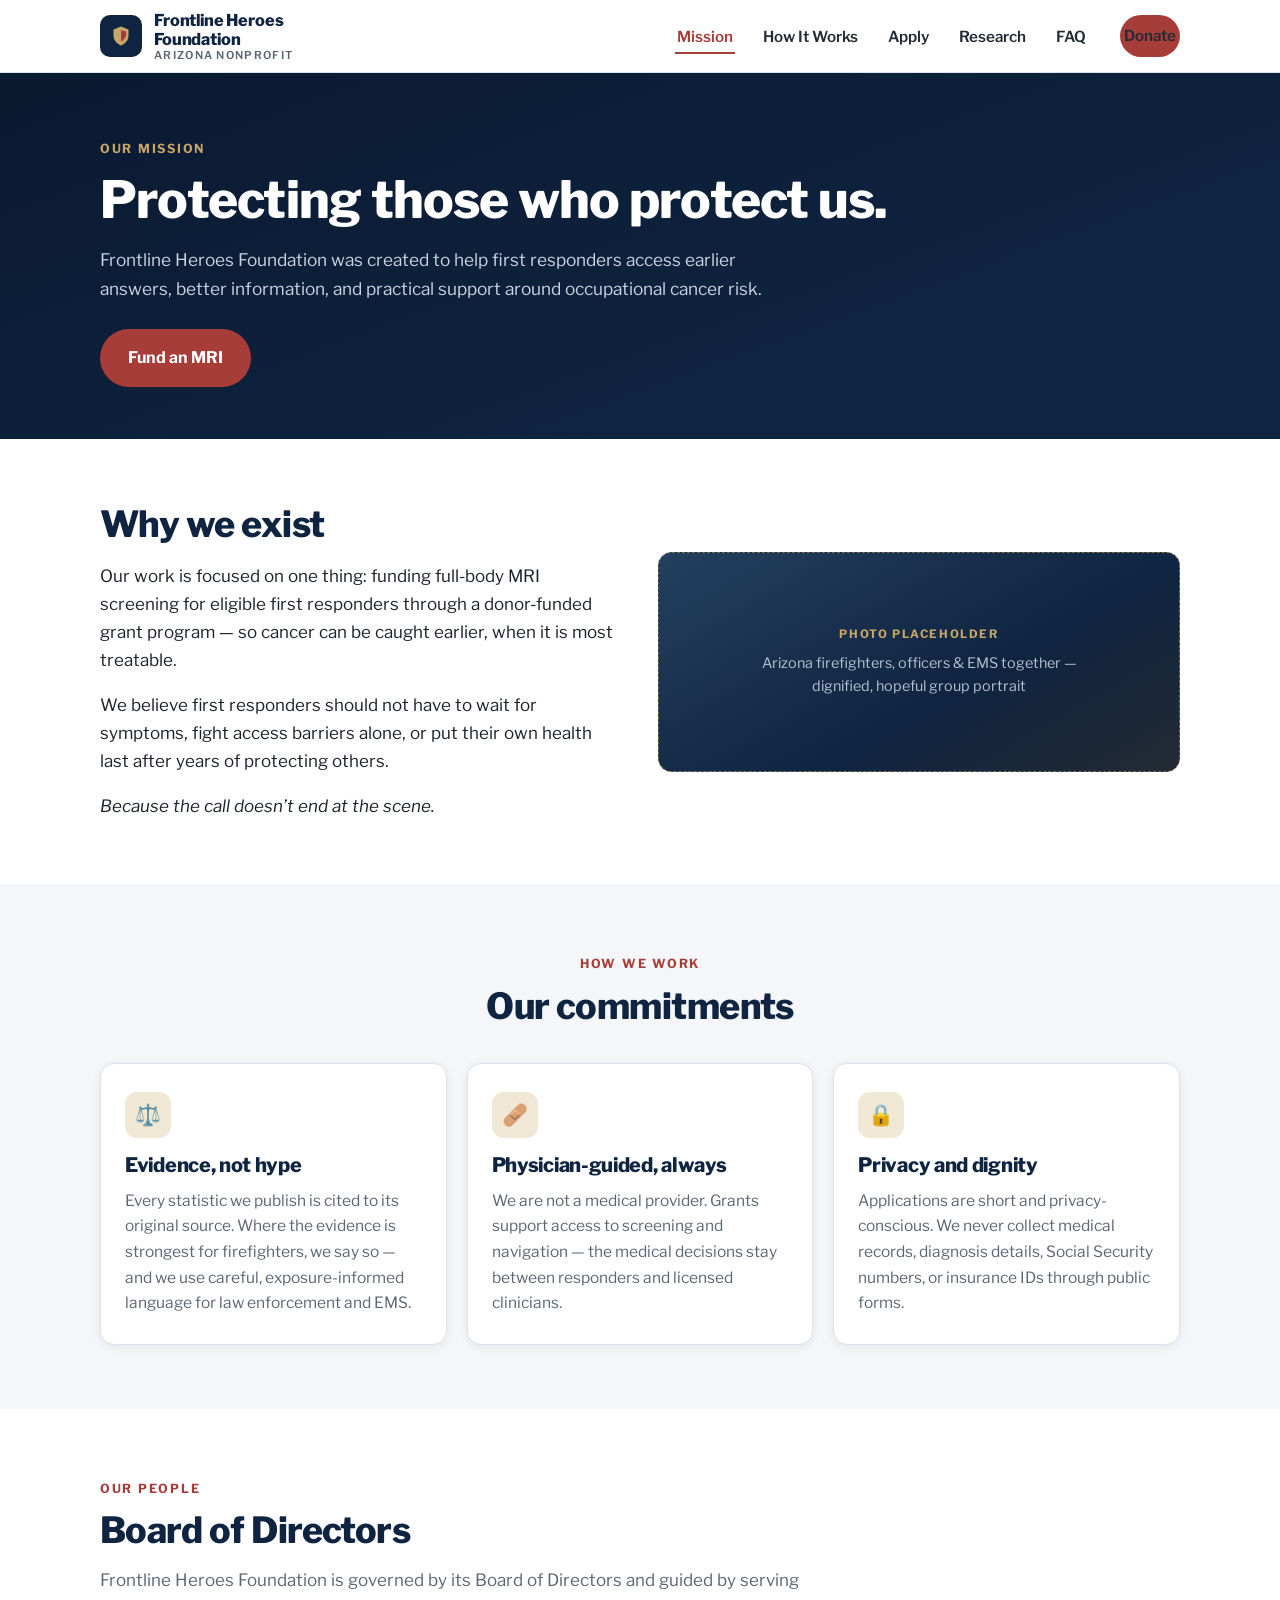
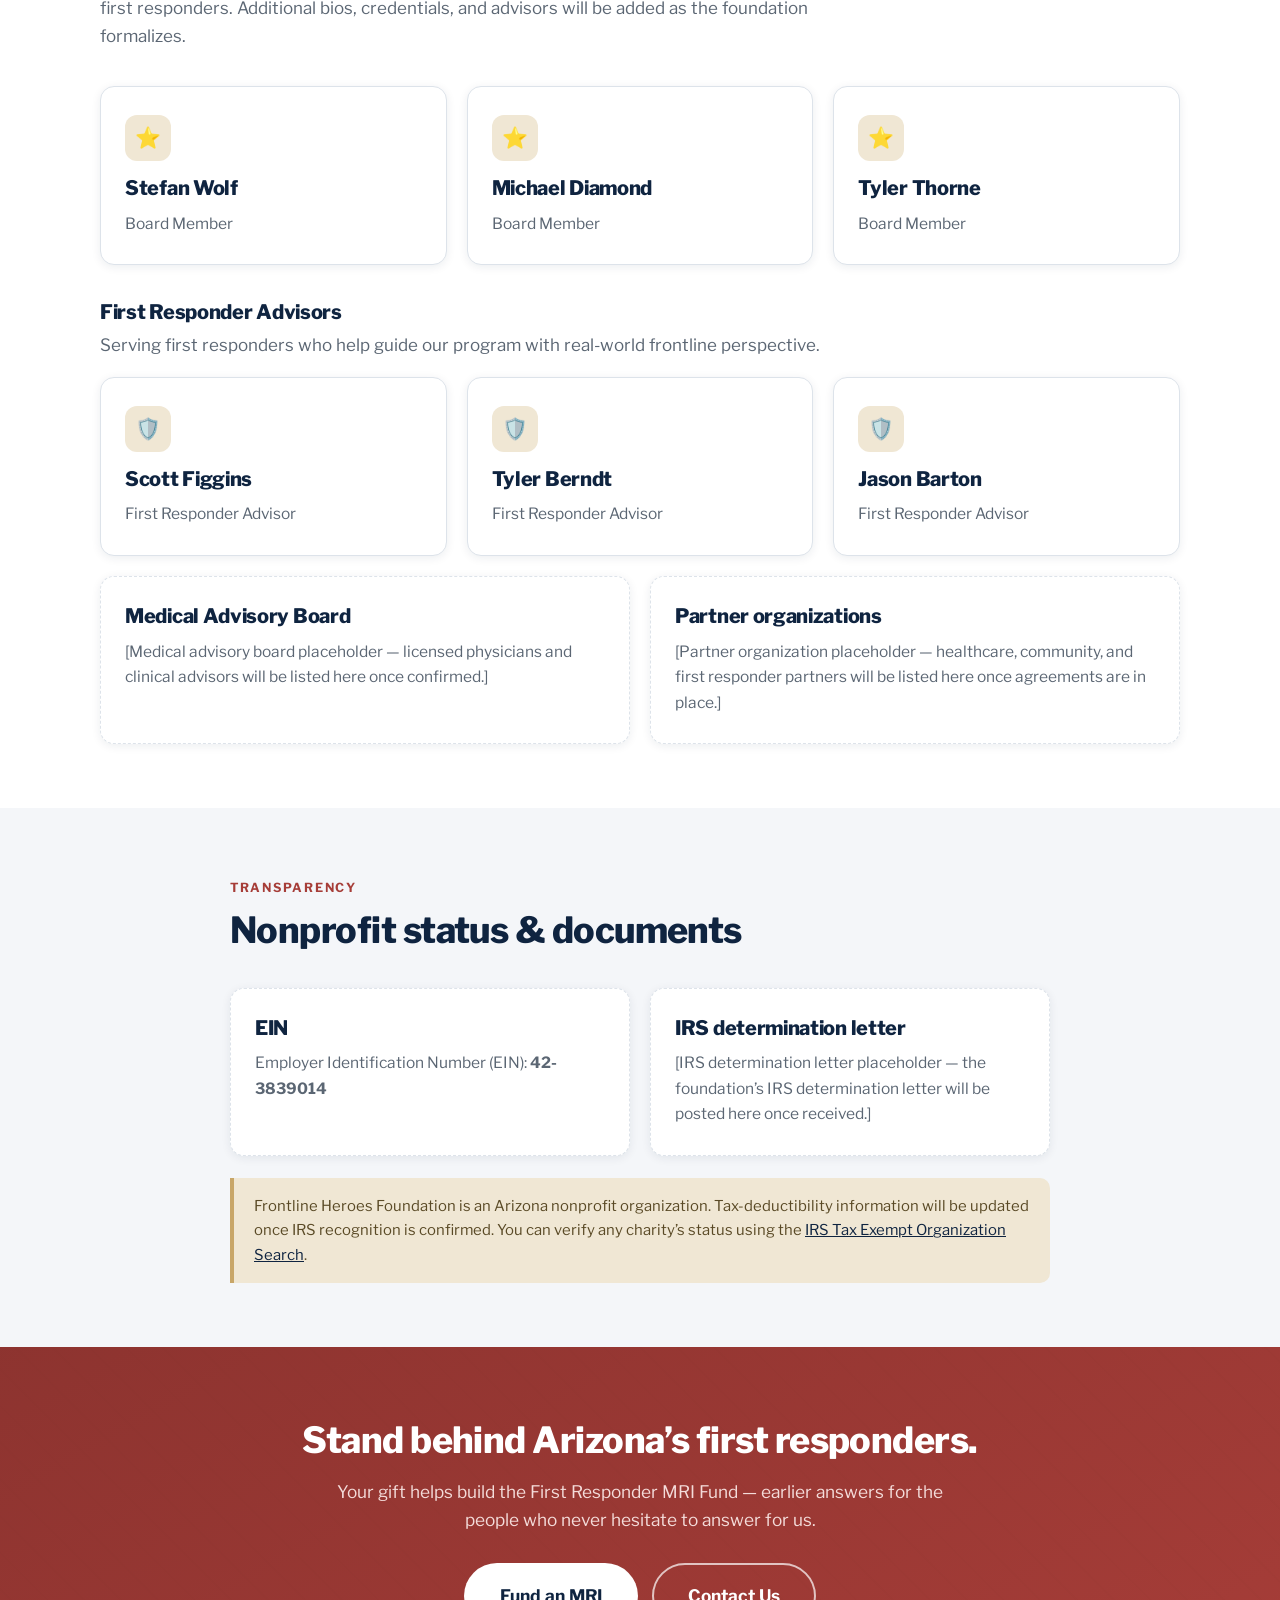
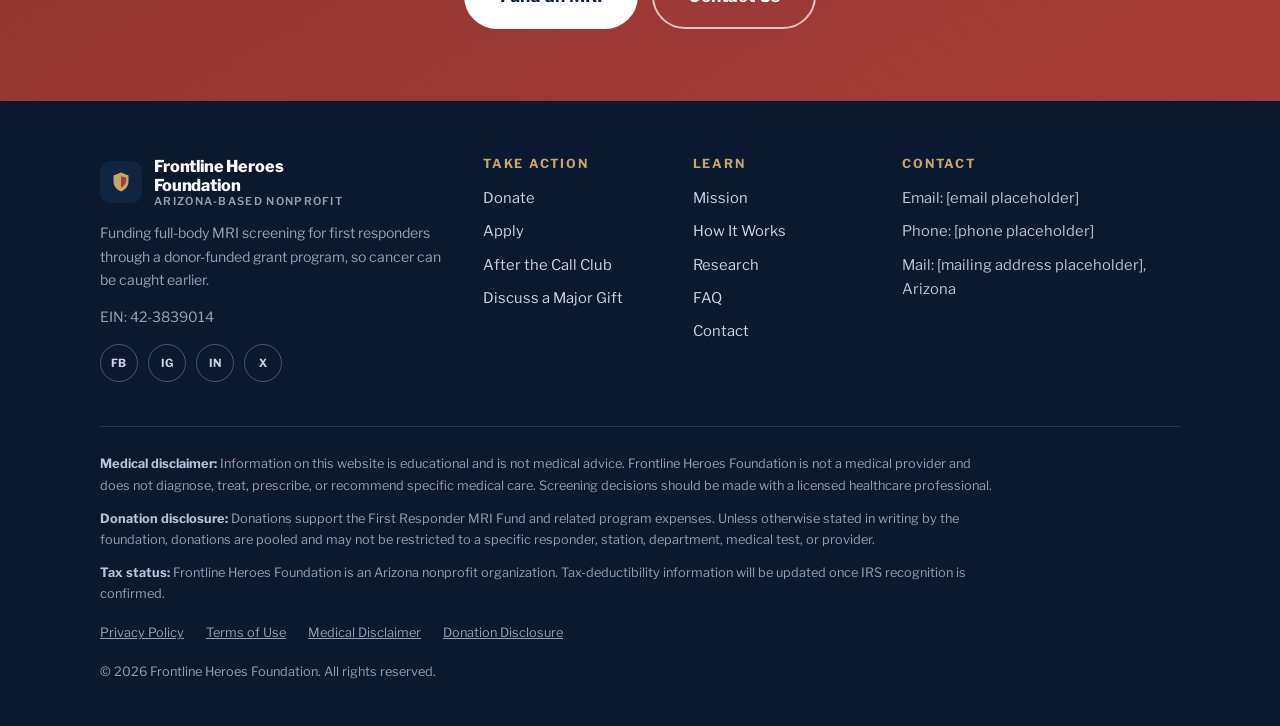
<file: about.html>
<!DOCTYPE html>
<html lang="en">
<head>
  <meta charset="UTF-8">
  <meta name="viewport" content="width=device-width, initial-scale=1.0">
  <meta name="robots" content="noindex, nofollow">
  <title>Our Mission | Frontline Heroes Foundation</title>
  <meta name="description" content="Frontline Heroes Foundation is an Arizona-based nonprofit funding full-body MRI screening for first responders through a donor-funded grant program.">
  <link rel="preconnect" href="https://fonts.googleapis.com">
  <link rel="preconnect" href="https://fonts.gstatic.com" crossorigin>
  <link href="https://fonts.googleapis.com/css2?family=Libre+Franklin:wght@400;600;700;800&display=swap" rel="stylesheet">
  <link rel="stylesheet" href="css/styles.css">
</head>
<body data-page="about">

<header id="site-header" class="site-header"></header>

<main id="main">

  <!-- HERO -->
  <section class="page-hero">
    <div class="container">
      <span style="display:inline-block;font-size:0.78rem;font-weight:700;letter-spacing:0.14em;text-transform:uppercase;color:var(--sand);margin-bottom:10px">Our mission</span>
      <h1>Protecting those who protect us.</h1>
      <p>Frontline Heroes Foundation was created to help first responders access earlier answers, better information, and practical support around occupational cancer risk.</p>
      <div class="btn-row">
        <a class="btn btn--primary" href="donate.html">Fund an MRI</a>
      </div>
    </div>
  </section>

  <!-- MISSION BODY -->
  <section class="section">
    <div class="container">
      <div class="two-col">
        <div>
          <h2>Why we exist</h2>
          <p style="margin-top:16px">Our work is focused on one thing: funding full-body MRI screening for eligible first responders through a donor-funded grant program &mdash; so cancer can be caught earlier, when it is most treatable.</p>
          <p>We believe first responders should not have to wait for symptoms, fight access barriers alone, or put their own health last after years of protecting others.</p>
          <p><em>Because the call doesn&rsquo;t end at the scene.</em></p>
        </div>
        <div class="photo-ph" role="img" aria-label="Photo placeholder: group portrait of Arizona firefighters, officers, and EMS professionals together, dignified and hopeful">
          <span class="ph-label">Photo placeholder</span>
          <span class="ph-desc">Arizona firefighters, officers &amp; EMS together — dignified, hopeful group portrait</span>
        </div>
      </div>
    </div>
  </section>

  <!-- VALUES -->
  <section class="section section--gray">
    <div class="container">
      <div class="section-head section-head--center">
        <span class="kicker">How we work</span>
        <h2>Our commitments</h2>
      </div>
      <div class="grid grid-3">
        <div class="card">
          <div class="card-icon" aria-hidden="true">&#9878;&#65039;</div>
          <h3>Evidence, not hype</h3>
          <p>Every statistic we publish is cited to its original source. Where the evidence is strongest for firefighters, we say so &mdash; and we use careful, exposure-informed language for law enforcement and EMS.</p>
        </div>
        <div class="card">
          <div class="card-icon" aria-hidden="true">&#129657;</div>
          <h3>Physician-guided, always</h3>
          <p>We are not a medical provider. Grants support access to screening and navigation &mdash; the medical decisions stay between responders and licensed clinicians.</p>
        </div>
        <div class="card">
          <div class="card-icon" aria-hidden="true">&#128274;</div>
          <h3>Privacy and dignity</h3>
          <p>Applications are short and privacy-conscious. We never collect medical records, diagnosis details, Social Security numbers, or insurance IDs through public forms.</p>
        </div>
      </div>
    </div>
  </section>

  <!-- PEOPLE / GOVERNANCE PLACEHOLDERS -->
  <section class="section">
    <div class="container">
      <div class="section-head">
        <span class="kicker">Our people</span>
        <h2>Board of Directors</h2>
        <p>Frontline Heroes Foundation is governed by its Board of Directors and guided by serving first responders. Additional bios, credentials, and advisors will be added as the foundation formalizes.</p>
      </div>
      <div class="grid grid-3">
        <div class="card">
          <div class="card-icon" aria-hidden="true">&#11088;</div>
          <h3>Stefan Wolf</h3>
          <p>Board Member</p>
        </div>
        <div class="card">
          <div class="card-icon" aria-hidden="true">&#11088;</div>
          <h3>Michael Diamond</h3>
          <p>Board Member</p>
        </div>
        <div class="card">
          <div class="card-icon" aria-hidden="true">&#11088;</div>
          <h3>Tyler Thorne</h3>
          <p>Board Member</p>
        </div>
      </div>

      <h3 style="margin:36px 0 6px">First Responder Advisors</h3>
      <p style="color:var(--gray-mid);margin-bottom:18px">Serving first responders who help guide our program with real-world frontline perspective.</p>
      <div class="grid grid-3">
        <div class="card">
          <div class="card-icon" aria-hidden="true">&#128737;&#65039;</div>
          <h3>Scott Figgins</h3>
          <p>First Responder Advisor</p>
        </div>
        <div class="card">
          <div class="card-icon" aria-hidden="true">&#128737;&#65039;</div>
          <h3>Tyler Berndt</h3>
          <p>First Responder Advisor</p>
        </div>
        <div class="card">
          <div class="card-icon" aria-hidden="true">&#128737;&#65039;</div>
          <h3>Jason Barton</h3>
          <p>First Responder Advisor</p>
        </div>
      </div>

      <div class="grid grid-2" style="margin-top:20px">
        <div class="card" style="border-style:dashed">
          <h3>Medical Advisory Board</h3>
          <p>[Medical advisory board placeholder &mdash; licensed physicians and clinical advisors will be listed here once confirmed.]</p>
        </div>
        <div class="card" style="border-style:dashed">
          <h3>Partner organizations</h3>
          <p>[Partner organization placeholder &mdash; healthcare, community, and first responder partners will be listed here once agreements are in place.]</p>
        </div>
      </div>
    </div>
  </section>

  <!-- TRANSPARENCY -->
  <section class="section section--gray">
    <div class="container" style="max-width:860px">
      <div class="section-head">
        <span class="kicker">Transparency</span>
        <h2>Nonprofit status &amp; documents</h2>
      </div>
      <div class="grid grid-2">
        <div class="card" style="border-style:dashed">
          <h3>EIN</h3>
          <p>Employer Identification Number (EIN): <strong>42-3839014</strong></p>
        </div>
        <div class="card" style="border-style:dashed">
          <h3>IRS determination letter</h3>
          <p>[IRS determination letter placeholder &mdash; the foundation&rsquo;s IRS determination letter will be posted here once received.]</p>
        </div>
      </div>
      <div class="note" style="margin-top:22px">
        Frontline Heroes Foundation is an Arizona nonprofit organization. Tax-deductibility information will be updated once IRS recognition is confirmed. You can verify any charity&rsquo;s status using the <a href="https://www.irs.gov/charities-non-profits/search-for-tax-exempt-organizations" rel="noopener">IRS Tax Exempt Organization Search</a>.
      </div>
    </div>
  </section>

  <!-- FINAL CTA -->
  <section class="cta-band">
    <div class="container">
      <h2>Stand behind Arizona&rsquo;s first responders.</h2>
      <p>Your gift helps build the First Responder MRI Fund &mdash; earlier answers for the people who never hesitate to answer for us.</p>
      <div class="btn-row">
        <a class="btn btn--light btn--lg" href="donate.html">Fund an MRI</a>
        <a class="btn btn--outline-light btn--lg" href="contact.html">Contact Us</a>
      </div>
    </div>
  </section>

</main>

<footer id="site-footer" class="site-footer"></footer>

<script src="js/main.js"></script>
</body>
</html>
</file>
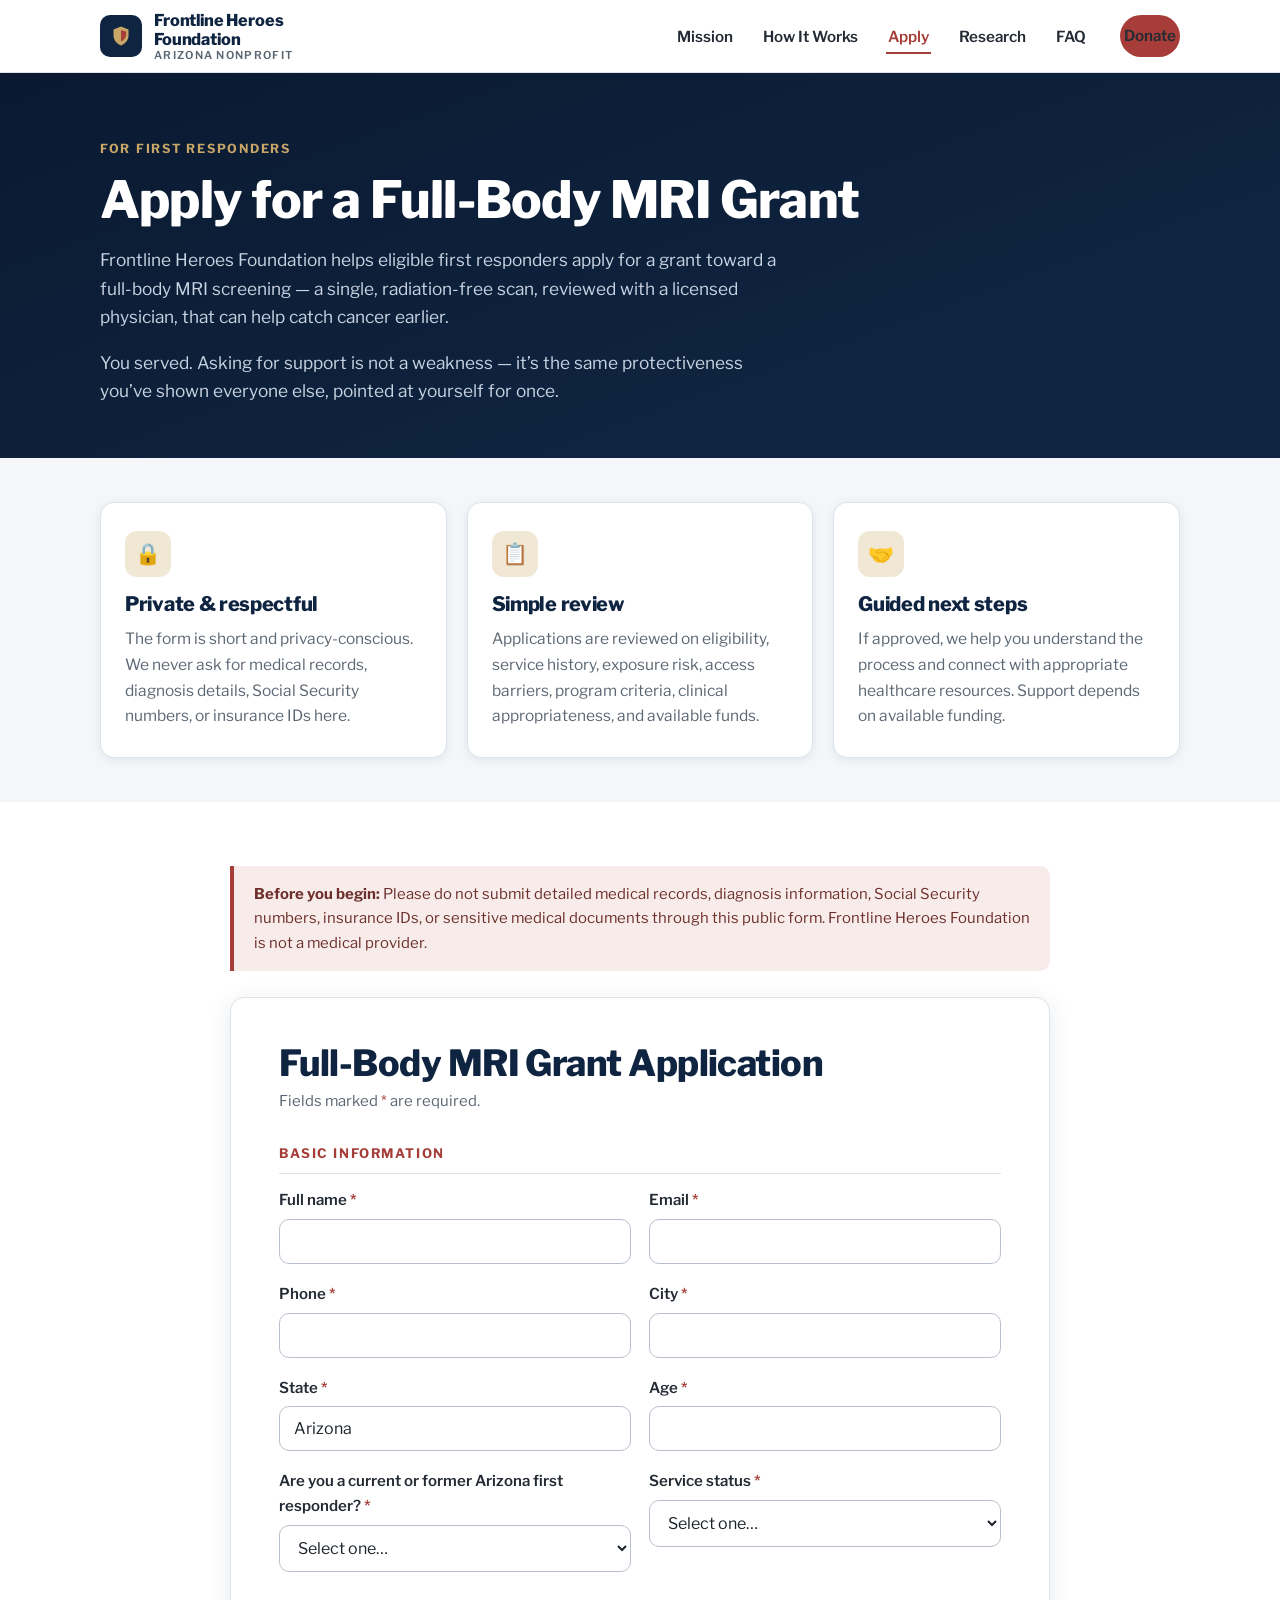
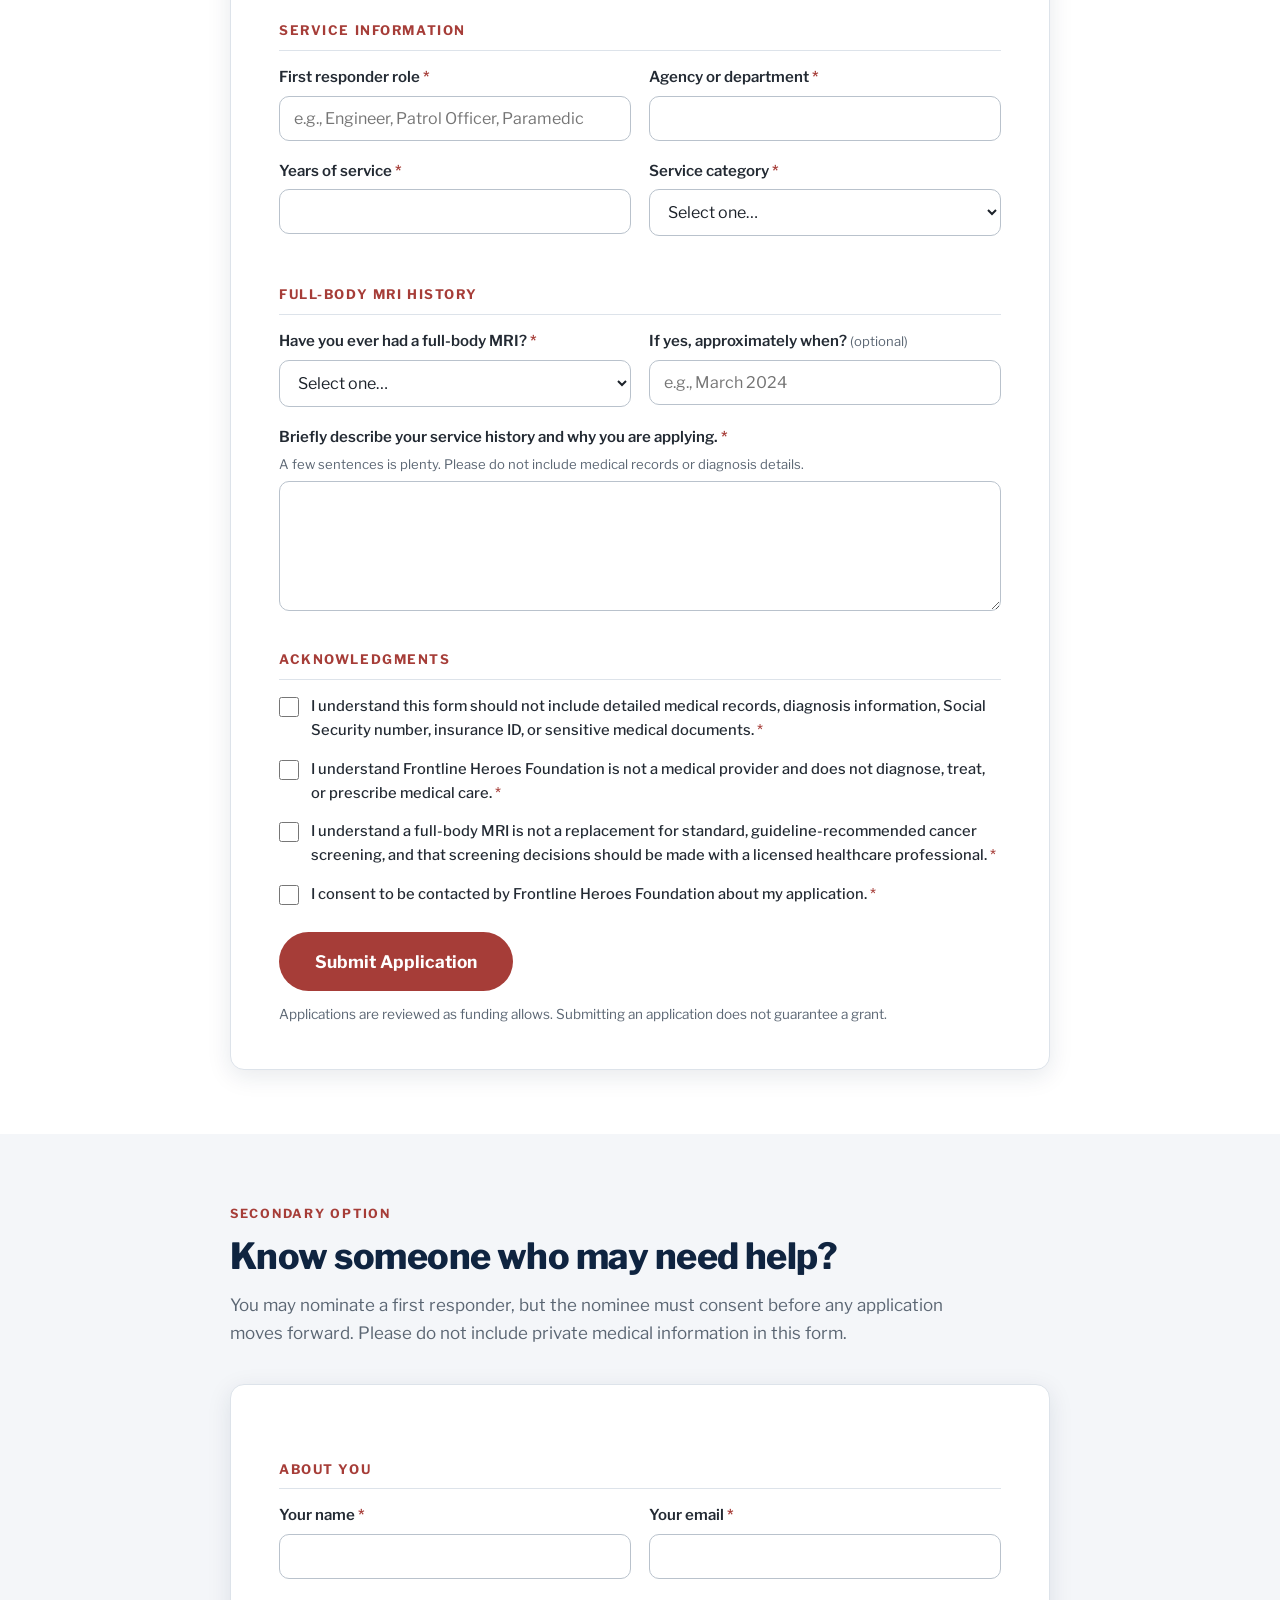
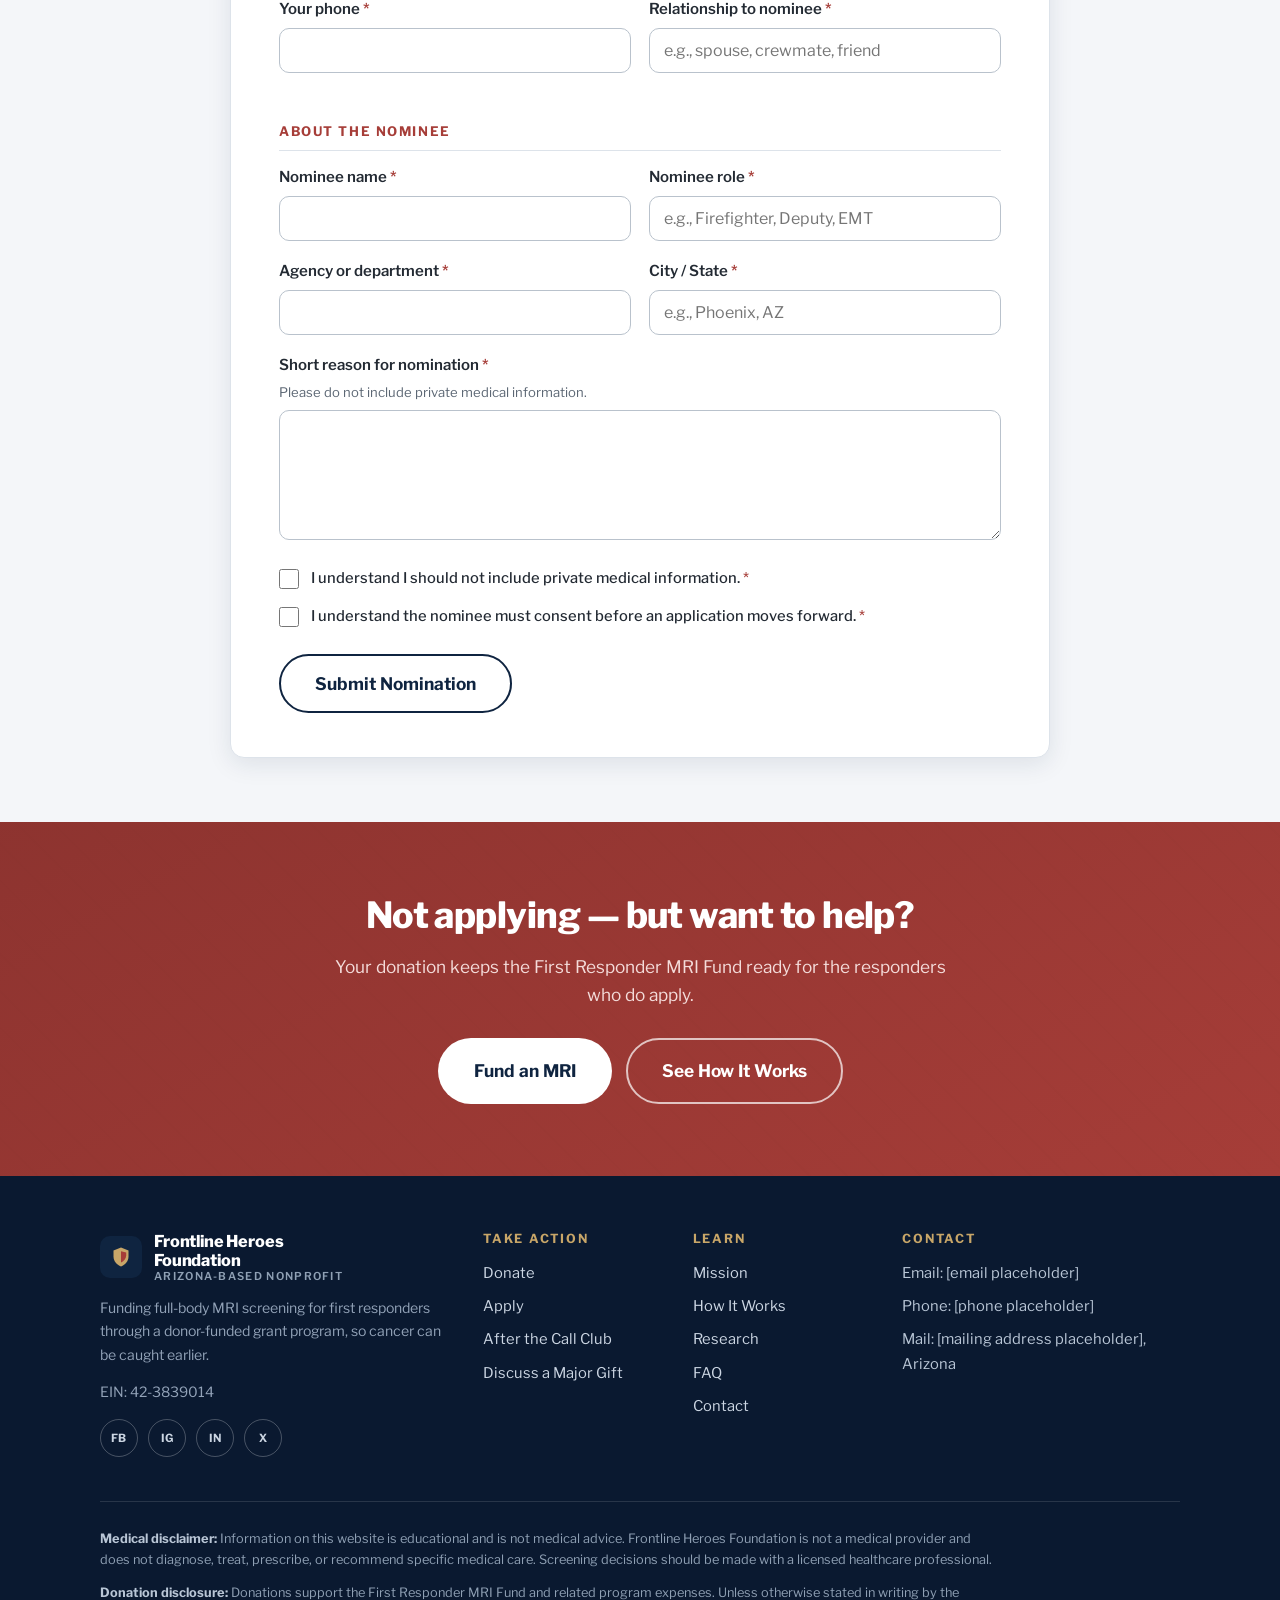
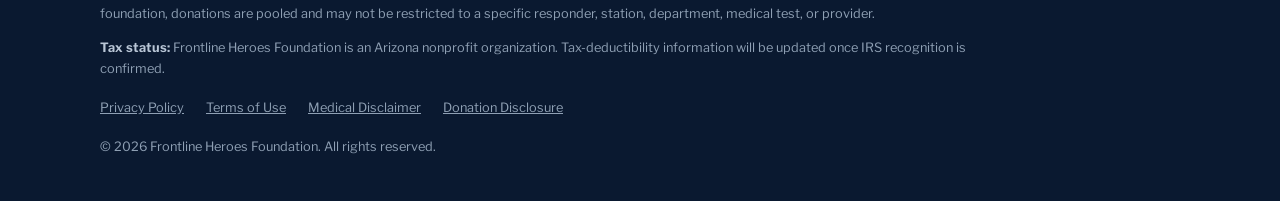
<file: apply.html>
<!DOCTYPE html>
<html lang="en">
<head>
  <meta charset="UTF-8">
  <meta name="viewport" content="width=device-width, initial-scale=1.0">
  <meta name="robots" content="noindex, nofollow">
  <title>Apply for a Full-Body MRI Grant | Frontline Heroes Foundation</title>
  <meta name="description" content="Eligible Arizona first responders can apply for a grant toward a full-body MRI screening — a single, radiation-free scan reviewed with a licensed physician.">
  <link rel="preconnect" href="https://fonts.googleapis.com">
  <link rel="preconnect" href="https://fonts.gstatic.com" crossorigin>
  <link href="https://fonts.googleapis.com/css2?family=Libre+Franklin:wght@400;600;700;800&display=swap" rel="stylesheet">
  <link rel="stylesheet" href="css/styles.css">
  <!-- No tracking pixels on this page: it relates to health. Do not add analytics here without privacy/legal review. -->
</head>
<body data-page="apply">

<header id="site-header" class="site-header"></header>

<main id="main">

  <!-- HERO -->
  <section class="page-hero">
    <div class="container">
      <span style="display:inline-block;font-size:0.78rem;font-weight:700;letter-spacing:0.14em;text-transform:uppercase;color:var(--sand);margin-bottom:10px">For first responders</span>
      <h1>Apply for a Full-Body MRI Grant</h1>
      <p>Frontline Heroes Foundation helps eligible first responders apply for a grant toward a full-body MRI screening &mdash; a single, radiation-free scan, reviewed with a licensed physician, that can help catch cancer earlier.</p>
      <p>You served. Asking for support is not a weakness &mdash; it&rsquo;s the same protectiveness you&rsquo;ve shown everyone else, pointed at yourself for once.</p>
    </div>
  </section>

  <!-- WHAT TO EXPECT -->
  <section class="section section--gray" style="padding:44px 0">
    <div class="container">
      <div class="grid grid-3">
        <div class="card">
          <div class="card-icon" aria-hidden="true">&#128274;</div>
          <h3>Private &amp; respectful</h3>
          <p>The form is short and privacy-conscious. We never ask for medical records, diagnosis details, Social Security numbers, or insurance IDs here.</p>
        </div>
        <div class="card">
          <div class="card-icon" aria-hidden="true">&#128203;</div>
          <h3>Simple review</h3>
          <p>Applications are reviewed on eligibility, service history, exposure risk, access barriers, program criteria, clinical appropriateness, and available funds.</p>
        </div>
        <div class="card">
          <div class="card-icon" aria-hidden="true">&#129309;</div>
          <h3>Guided next steps</h3>
          <p>If approved, we help you understand the process and connect with appropriate healthcare resources. Support depends on available funding.</p>
        </div>
      </div>
    </div>
  </section>

  <!-- APPLICATION FORM -->
  <section class="section" id="application">
    <div class="container" style="max-width:860px">

      <div class="note note--red" style="margin-bottom:26px">
        <strong>Before you begin:</strong> Please do not submit detailed medical records, diagnosis information, Social Security numbers, insurance IDs, or sensitive medical documents through this public form. Frontline Heroes Foundation is not a medical provider.
      </div>

      <div class="form-success" data-success-for="grant-form" role="status">
        <h3>Thank you. Your application has been received.</h3>
        <p>Frontline Heroes Foundation will review your submission and contact you about possible next steps. Please do not send medical records unless requested through a secure process.</p>
      </div>

      <form class="form-card" id="grant-form" data-validate>
        <!-- PLACEHOLDER: wire this form to a secure backend/API endpoint before launch. No data is transmitted in this build. -->
        <div class="form-error-summary" role="alert"></div>

        <h2 style="margin-bottom:4px">Full-Body MRI Grant Application</h2>
        <p style="color:var(--gray-mid);font-size:0.93rem;margin-bottom:10px">Fields marked <span class="req">*</span> are required.</p>

        <div class="form-section-title">Basic information</div>
        <div class="form-grid">
          <div class="field">
            <label for="a-name">Full name <span class="req" aria-hidden="true">*</span></label>
            <input type="text" id="a-name" name="fullName" autocomplete="name" required>
            <p class="error-msg">Please enter your full name.</p>
          </div>
          <div class="field">
            <label for="a-email">Email <span class="req" aria-hidden="true">*</span></label>
            <input type="email" id="a-email" name="email" autocomplete="email" required>
            <p class="error-msg">Please enter a valid email address.</p>
          </div>
          <div class="field">
            <label for="a-phone">Phone <span class="req" aria-hidden="true">*</span></label>
            <input type="tel" id="a-phone" name="phone" autocomplete="tel" required>
            <p class="error-msg">Please enter a phone number.</p>
          </div>
          <div class="field">
            <label for="a-city">City <span class="req" aria-hidden="true">*</span></label>
            <input type="text" id="a-city" name="city" autocomplete="address-level2" required>
            <p class="error-msg">Please enter your city.</p>
          </div>
          <div class="field">
            <label for="a-state">State <span class="req" aria-hidden="true">*</span></label>
            <input type="text" id="a-state" name="state" value="Arizona" autocomplete="address-level1" required>
            <p class="error-msg">Please enter your state.</p>
          </div>
          <div class="field">
            <label for="a-age">Age <span class="req" aria-hidden="true">*</span></label>
            <input type="number" id="a-age" name="age" min="18" max="100" inputmode="numeric" required>
            <p class="error-msg">Please enter your age.</p>
          </div>
          <div class="field">
            <label for="a-az">Are you a current or former Arizona first responder? <span class="req" aria-hidden="true">*</span></label>
            <select id="a-az" name="azResponder" required>
              <option value="">Select one&hellip;</option>
              <option>Yes</option>
              <option>No</option>
            </select>
            <p class="error-msg">Please select an answer.</p>
          </div>
          <div class="field">
            <label for="a-status">Service status <span class="req" aria-hidden="true">*</span></label>
            <select id="a-status" name="serviceStatus" required>
              <option value="">Select one&hellip;</option>
              <option>Active</option>
              <option>Retired</option>
              <option>Volunteer</option>
              <option>Reserve</option>
              <option>Other</option>
            </select>
            <p class="error-msg">Please select your service status.</p>
          </div>
        </div>

        <div class="form-section-title">Service information</div>
        <div class="form-grid">
          <div class="field">
            <label for="a-role">First responder role <span class="req" aria-hidden="true">*</span></label>
            <input type="text" id="a-role" name="role" placeholder="e.g., Engineer, Patrol Officer, Paramedic" required>
            <p class="error-msg">Please enter your role.</p>
          </div>
          <div class="field">
            <label for="a-agency">Agency or department <span class="req" aria-hidden="true">*</span></label>
            <input type="text" id="a-agency" name="agency" required>
            <p class="error-msg">Please enter your agency or department.</p>
          </div>
          <div class="field">
            <label for="a-years">Years of service <span class="req" aria-hidden="true">*</span></label>
            <input type="number" id="a-years" name="yearsOfService" min="0" max="60" inputmode="numeric" required>
            <p class="error-msg">Please enter your years of service.</p>
          </div>
          <div class="field">
            <label for="a-category">Service category <span class="req" aria-hidden="true">*</span></label>
            <select id="a-category" name="serviceCategory" required>
              <option value="">Select one&hellip;</option>
              <option>Firefighter</option>
              <option>Wildland firefighter</option>
              <option>Law enforcement</option>
              <option>Corrections</option>
              <option>EMS</option>
              <option>EMT</option>
              <option>Paramedic</option>
              <option>Fire investigator</option>
              <option>Dispatcher/support role</option>
              <option>Retired first responder</option>
              <option>Other</option>
            </select>
            <p class="error-msg">Please select a service category.</p>
          </div>
        </div>

        <div class="form-section-title">Full-body MRI history</div>
        <div class="form-grid">
          <div class="field">
            <label for="a-hadmri">Have you ever had a full-body MRI? <span class="req" aria-hidden="true">*</span></label>
            <select id="a-hadmri" name="hadFullBodyMRI" required>
              <option value="">Select one&hellip;</option>
              <option>No, never</option>
              <option>Yes</option>
              <option>Not sure</option>
            </select>
            <p class="error-msg">Please select an answer.</p>
          </div>
          <div class="field">
            <label for="a-mriwhen">If yes, approximately when? <span class="hint" style="font-weight:400;display:inline">(optional)</span></label>
            <input type="text" id="a-mriwhen" name="fullBodyMRIWhen" placeholder="e.g., March 2024">
          </div>
        </div>
        <div class="field">
          <label for="a-story">Briefly describe your service history and why you are applying. <span class="req" aria-hidden="true">*</span></label>
          <p class="hint">A few sentences is plenty. Please do not include medical records or diagnosis details.</p>
          <textarea id="a-story" name="story" required></textarea>
          <p class="error-msg">Please tell us briefly about your service and why you are applying.</p>
        </div>

        <div class="form-section-title">Acknowledgments</div>
        <div class="check-field">
          <input type="checkbox" id="a-ack1" required>
          <label for="a-ack1">I understand this form should not include detailed medical records, diagnosis information, Social Security number, insurance ID, or sensitive medical documents. <span class="req" aria-hidden="true">*</span></label>
        </div>
        <div class="check-field">
          <input type="checkbox" id="a-ack2" required>
          <label for="a-ack2">I understand Frontline Heroes Foundation is not a medical provider and does not diagnose, treat, or prescribe medical care. <span class="req" aria-hidden="true">*</span></label>
        </div>
        <div class="check-field">
          <input type="checkbox" id="a-ack3" required>
          <label for="a-ack3">I understand a full-body MRI is not a replacement for standard, guideline-recommended cancer screening, and that screening decisions should be made with a licensed healthcare professional. <span class="req" aria-hidden="true">*</span></label>
        </div>
        <div class="check-field">
          <input type="checkbox" id="a-ack4" required>
          <label for="a-ack4">I consent to be contacted by Frontline Heroes Foundation about my application. <span class="req" aria-hidden="true">*</span></label>
        </div>

        <div style="margin-top:26px">
          <button type="submit" class="btn btn--primary btn--lg">Submit Application</button>
          <p style="font-size:0.85rem;color:var(--gray-mid);margin-top:12px">Applications are reviewed as funding allows. Submitting an application does not guarantee a grant.</p>
        </div>
      </form>
    </div>
  </section>

  <!-- NOMINATE -->
  <section class="section section--gray" id="nominate">
    <div class="container" style="max-width:860px">
      <div class="section-head">
        <span class="kicker">Secondary option</span>
        <h2>Know someone who may need help?</h2>
        <p>You may nominate a first responder, but the nominee must consent before any application moves forward. Please do not include private medical information in this form.</p>
      </div>

      <div class="form-success" data-success-for="nominate-form" role="status">
        <h3>Thank you for looking out for a fellow responder.</h3>
        <p>We&rsquo;ve received your nomination. Frontline Heroes Foundation will reach out, and no application will move forward without the nominee&rsquo;s consent.</p>
      </div>

      <form class="form-card" id="nominate-form" data-validate>
        <!-- PLACEHOLDER: wire this form to a secure backend/API endpoint before launch. No data is transmitted in this build. -->
        <div class="form-error-summary" role="alert"></div>

        <div class="form-section-title">About you</div>
        <div class="form-grid">
          <div class="field">
            <label for="n-name">Your name <span class="req" aria-hidden="true">*</span></label>
            <input type="text" id="n-name" name="nominatorName" autocomplete="name" required>
            <p class="error-msg">Please enter your name.</p>
          </div>
          <div class="field">
            <label for="n-email">Your email <span class="req" aria-hidden="true">*</span></label>
            <input type="email" id="n-email" name="nominatorEmail" autocomplete="email" required>
            <p class="error-msg">Please enter a valid email address.</p>
          </div>
          <div class="field">
            <label for="n-phone">Your phone <span class="req" aria-hidden="true">*</span></label>
            <input type="tel" id="n-phone" name="nominatorPhone" autocomplete="tel" required>
            <p class="error-msg">Please enter a phone number.</p>
          </div>
          <div class="field">
            <label for="n-relationship">Relationship to nominee <span class="req" aria-hidden="true">*</span></label>
            <input type="text" id="n-relationship" name="relationship" placeholder="e.g., spouse, crewmate, friend" required>
            <p class="error-msg">Please describe your relationship to the nominee.</p>
          </div>
        </div>

        <div class="form-section-title">About the nominee</div>
        <div class="form-grid">
          <div class="field">
            <label for="n-nominee">Nominee name <span class="req" aria-hidden="true">*</span></label>
            <input type="text" id="n-nominee" name="nomineeName" required>
            <p class="error-msg">Please enter the nominee&rsquo;s name.</p>
          </div>
          <div class="field">
            <label for="n-role">Nominee role <span class="req" aria-hidden="true">*</span></label>
            <input type="text" id="n-role" name="nomineeRole" placeholder="e.g., Firefighter, Deputy, EMT" required>
            <p class="error-msg">Please enter the nominee&rsquo;s role.</p>
          </div>
          <div class="field">
            <label for="n-agency">Agency or department <span class="req" aria-hidden="true">*</span></label>
            <input type="text" id="n-agency" name="nomineeAgency" required>
            <p class="error-msg">Please enter the agency or department.</p>
          </div>
          <div class="field">
            <label for="n-citystate">City / State <span class="req" aria-hidden="true">*</span></label>
            <input type="text" id="n-citystate" name="nomineeCityState" placeholder="e.g., Phoenix, AZ" required>
            <p class="error-msg">Please enter the nominee&rsquo;s city and state.</p>
          </div>
        </div>
        <div class="field">
          <label for="n-reason">Short reason for nomination <span class="req" aria-hidden="true">*</span></label>
          <p class="hint">Please do not include private medical information.</p>
          <textarea id="n-reason" name="reason" required></textarea>
          <p class="error-msg">Please share a brief reason for the nomination.</p>
        </div>

        <div class="check-field">
          <input type="checkbox" id="n-ack1" required>
          <label for="n-ack1">I understand I should not include private medical information. <span class="req" aria-hidden="true">*</span></label>
        </div>
        <div class="check-field">
          <input type="checkbox" id="n-ack2" required>
          <label for="n-ack2">I understand the nominee must consent before an application moves forward. <span class="req" aria-hidden="true">*</span></label>
        </div>

        <div style="margin-top:26px">
          <button type="submit" class="btn btn--secondary btn--lg">Submit Nomination</button>
        </div>
      </form>
    </div>
  </section>

  <!-- FINAL CTA -->
  <section class="cta-band">
    <div class="container">
      <h2>Not applying &mdash; but want to help?</h2>
      <p>Your donation keeps the First Responder MRI Fund ready for the responders who do apply.</p>
      <div class="btn-row">
        <a class="btn btn--light btn--lg" href="donate.html">Fund an MRI</a>
        <a class="btn btn--outline-light btn--lg" href="how-it-works.html">See How It Works</a>
      </div>
    </div>
  </section>

</main>

<footer id="site-footer" class="site-footer"></footer>

<script src="js/main.js"></script>
</body>
</html>
</file>
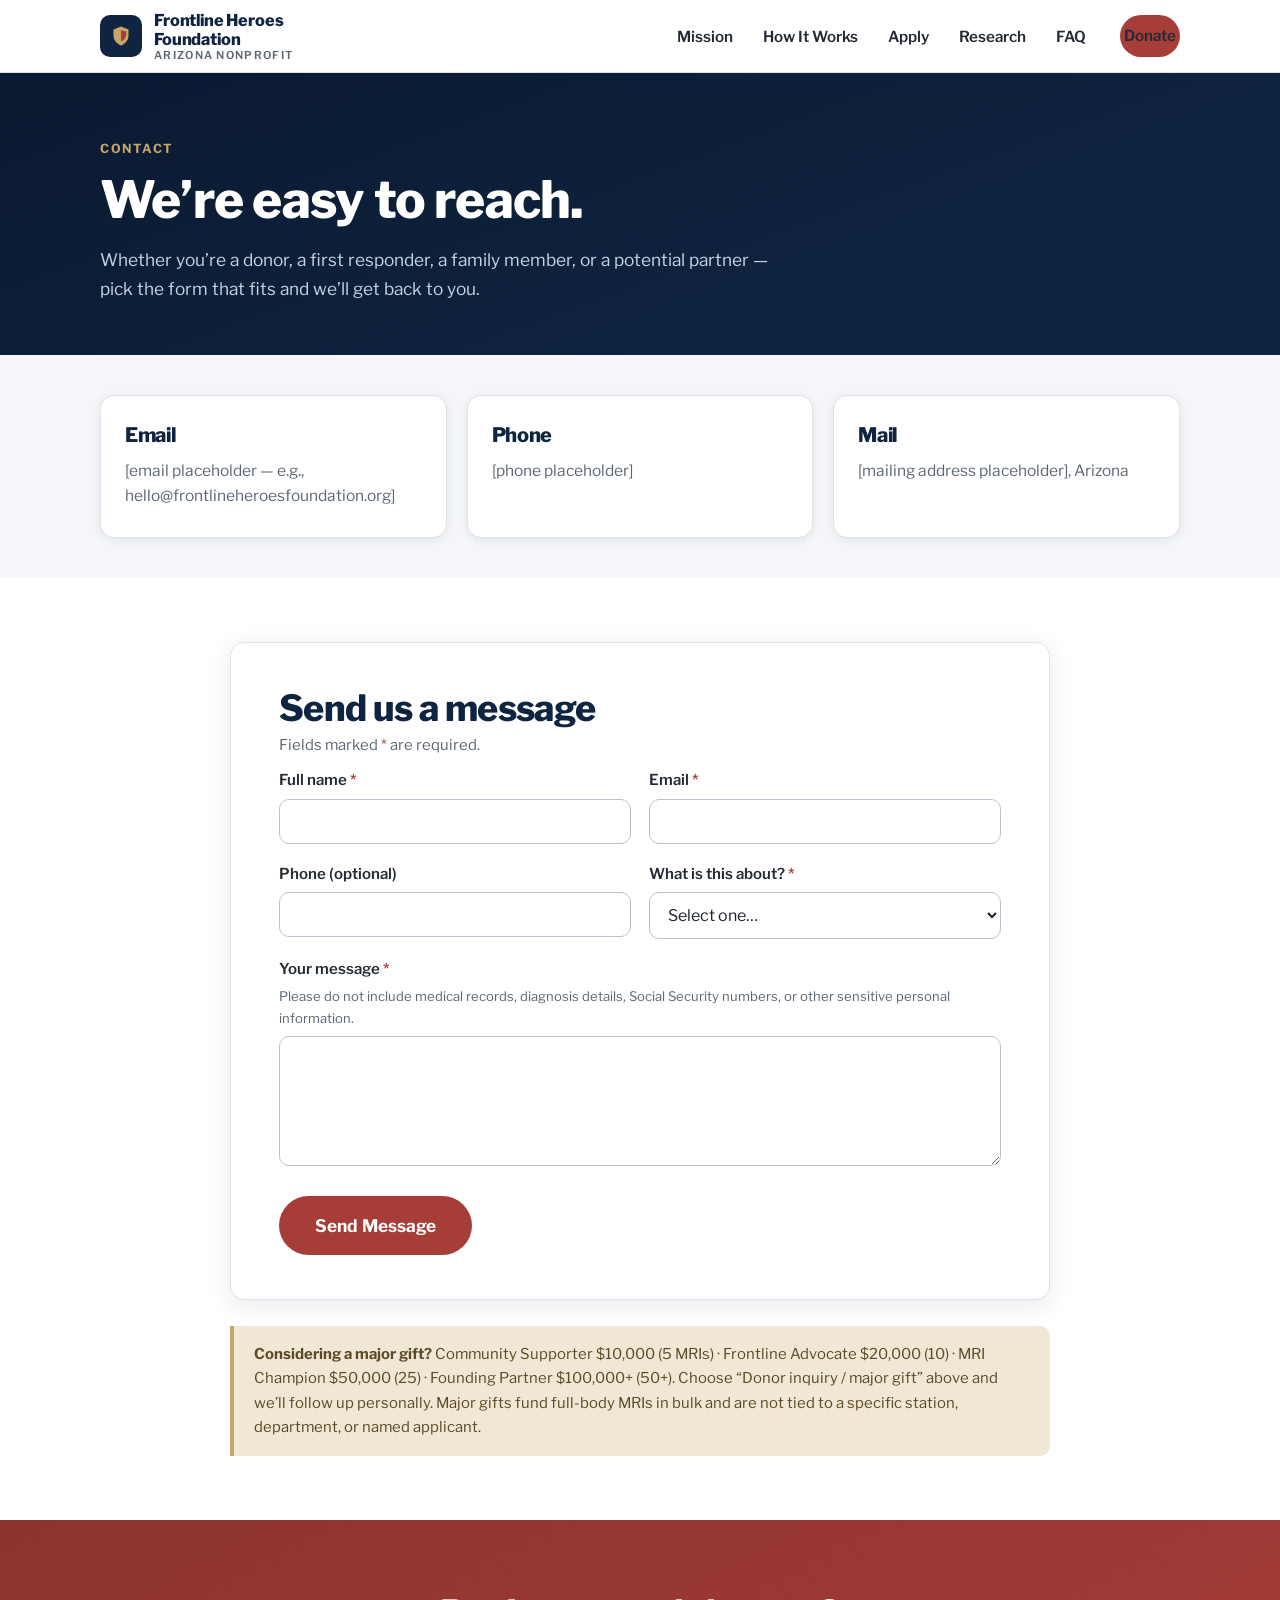
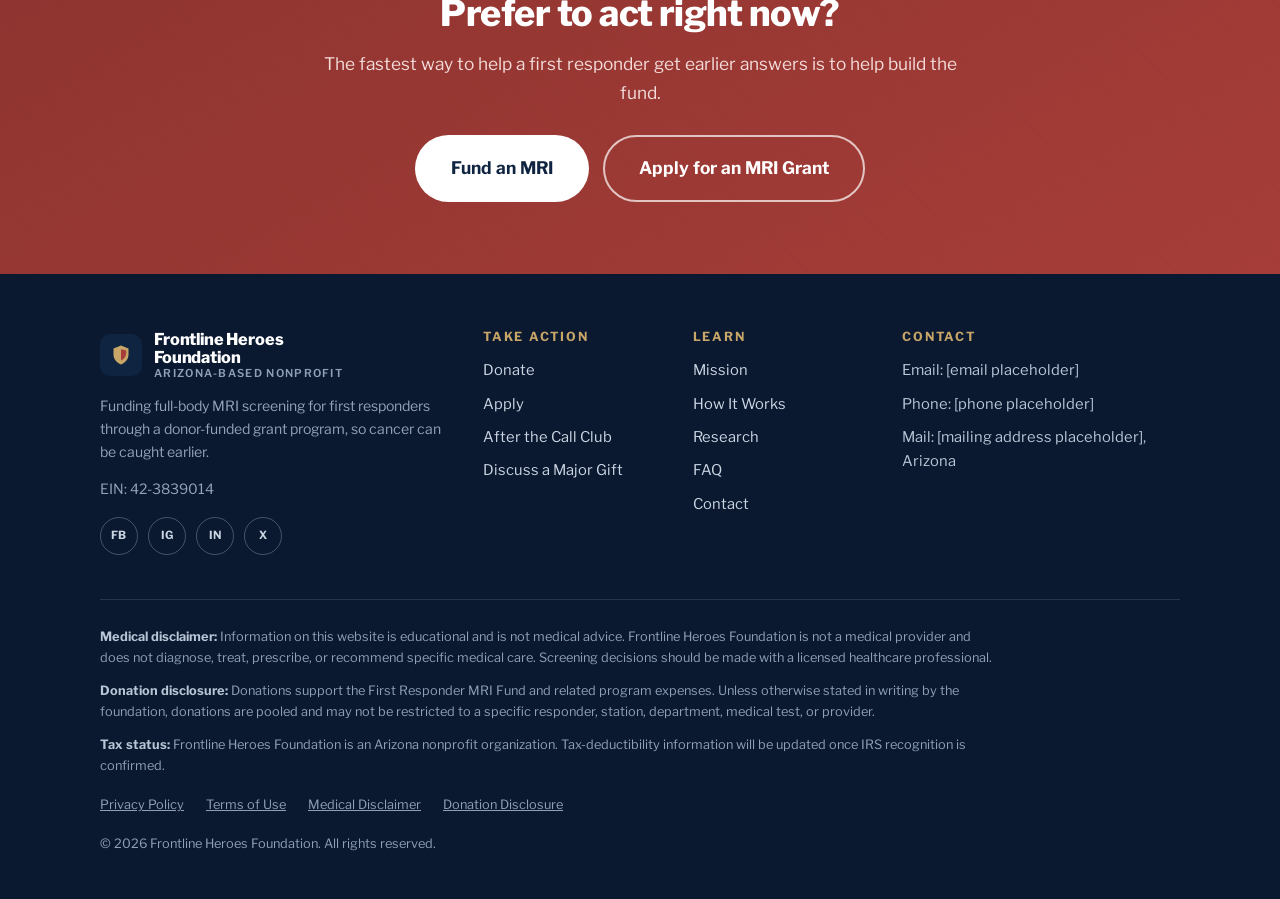
<file: contact.html>
<!DOCTYPE html>
<html lang="en">
<head>
  <meta charset="UTF-8">
  <meta name="viewport" content="width=device-width, initial-scale=1.0">
  <meta name="robots" content="noindex, nofollow">
  <title>Contact | Frontline Heroes Foundation</title>
  <meta name="description" content="Contact Frontline Heroes Foundation — general inquiries, donor and major gift questions, grant application questions, and media or partnership requests.">
  <link rel="preconnect" href="https://fonts.googleapis.com">
  <link rel="preconnect" href="https://fonts.gstatic.com" crossorigin>
  <link href="https://fonts.googleapis.com/css2?family=Libre+Franklin:wght@400;600;700;800&display=swap" rel="stylesheet">
  <link rel="stylesheet" href="css/styles.css">
</head>
<body data-page="contact">

<header id="site-header" class="site-header"></header>

<main id="main">

  <!-- HERO -->
  <section class="page-hero">
    <div class="container">
      <span style="display:inline-block;font-size:0.78rem;font-weight:700;letter-spacing:0.14em;text-transform:uppercase;color:var(--sand);margin-bottom:10px">Contact</span>
      <h1>We&rsquo;re easy to reach.</h1>
      <p>Whether you&rsquo;re a donor, a first responder, a family member, or a potential partner &mdash; pick the form that fits and we&rsquo;ll get back to you.</p>
    </div>
  </section>

  <!-- CONTACT INFO -->
  <section class="section section--gray" style="padding:40px 0">
    <div class="container">
      <div class="grid grid-3">
        <div class="card"><h3>Email</h3><p>[email placeholder — e.g., hello@frontlineheroesfoundation.org]</p></div>
        <div class="card"><h3>Phone</h3><p>[phone placeholder]</p></div>
        <div class="card"><h3>Mail</h3><p>[mailing address placeholder], Arizona</p></div>
      </div>
    </div>
  </section>

  <!-- FORM -->
  <section class="section" id="donor">
    <div class="container" style="max-width:860px">

      <div class="form-success" data-success-for="contact-form" role="status">
        <h3>Thank you &mdash; your message has been received.</h3>
        <p>Frontline Heroes Foundation will respond as soon as possible. If your message relates to a grant application, please do not send medical records unless requested through a secure process.</p>
      </div>

      <form class="form-card" id="contact-form" data-validate>
        <!-- PLACEHOLDER: wire this form to a secure backend/API endpoint before launch. No data is transmitted in this build. -->
        <div class="form-error-summary" role="alert"></div>

        <h2 style="margin-bottom:4px">Send us a message</h2>
        <p style="color:var(--gray-mid);font-size:0.93rem;margin-bottom:10px">Fields marked <span class="req">*</span> are required.</p>

        <div class="form-grid">
          <div class="field">
            <label for="c-name">Full name <span class="req" aria-hidden="true">*</span></label>
            <input type="text" id="c-name" name="name" autocomplete="name" required>
            <p class="error-msg">Please enter your name.</p>
          </div>
          <div class="field">
            <label for="c-email">Email <span class="req" aria-hidden="true">*</span></label>
            <input type="email" id="c-email" name="email" autocomplete="email" required>
            <p class="error-msg">Please enter a valid email address.</p>
          </div>
          <div class="field">
            <label for="c-phone">Phone (optional)</label>
            <input type="tel" id="c-phone" name="phone" autocomplete="tel">
          </div>
          <div class="field">
            <label for="c-type">What is this about? <span class="req" aria-hidden="true">*</span></label>
            <select id="c-type" name="inquiryType" required>
              <option value="">Select one&hellip;</option>
              <option>General inquiry</option>
              <option>Donor inquiry / major gift</option>
              <option>Grant or application question</option>
              <option>Media or partnership inquiry</option>
            </select>
            <p class="error-msg">Please choose an inquiry type.</p>
          </div>
        </div>

        <div class="field">
          <label for="c-message">Your message <span class="req" aria-hidden="true">*</span></label>
          <p class="hint">Please do not include medical records, diagnosis details, Social Security numbers, or other sensitive personal information.</p>
          <textarea id="c-message" name="message" required></textarea>
          <p class="error-msg">Please enter your message.</p>
        </div>

        <div style="margin-top:22px">
          <button type="submit" class="btn btn--primary btn--lg">Send Message</button>
        </div>
      </form>

      <div class="note" style="margin-top:26px">
        <strong>Considering a major gift?</strong> Community Supporter $10,000 (5 MRIs) &middot; Frontline Advocate $20,000 (10) &middot; MRI Champion $50,000 (25) &middot; Founding Partner $100,000+ (50+). Choose &ldquo;Donor inquiry / major gift&rdquo; above and we&rsquo;ll follow up personally. Major gifts fund full-body MRIs in bulk and are not tied to a specific station, department, or named applicant.
      </div>
    </div>
  </section>

  <!-- FINAL CTA -->
  <section class="cta-band">
    <div class="container">
      <h2>Prefer to act right now?</h2>
      <p>The fastest way to help a first responder get earlier answers is to help build the fund.</p>
      <div class="btn-row">
        <a class="btn btn--light btn--lg" href="donate.html">Fund an MRI</a>
        <a class="btn btn--outline-light btn--lg" href="apply.html">Apply for an MRI Grant</a>
      </div>
    </div>
  </section>

</main>

<footer id="site-footer" class="site-footer"></footer>

<script src="js/main.js"></script>
</body>
</html>
</file>
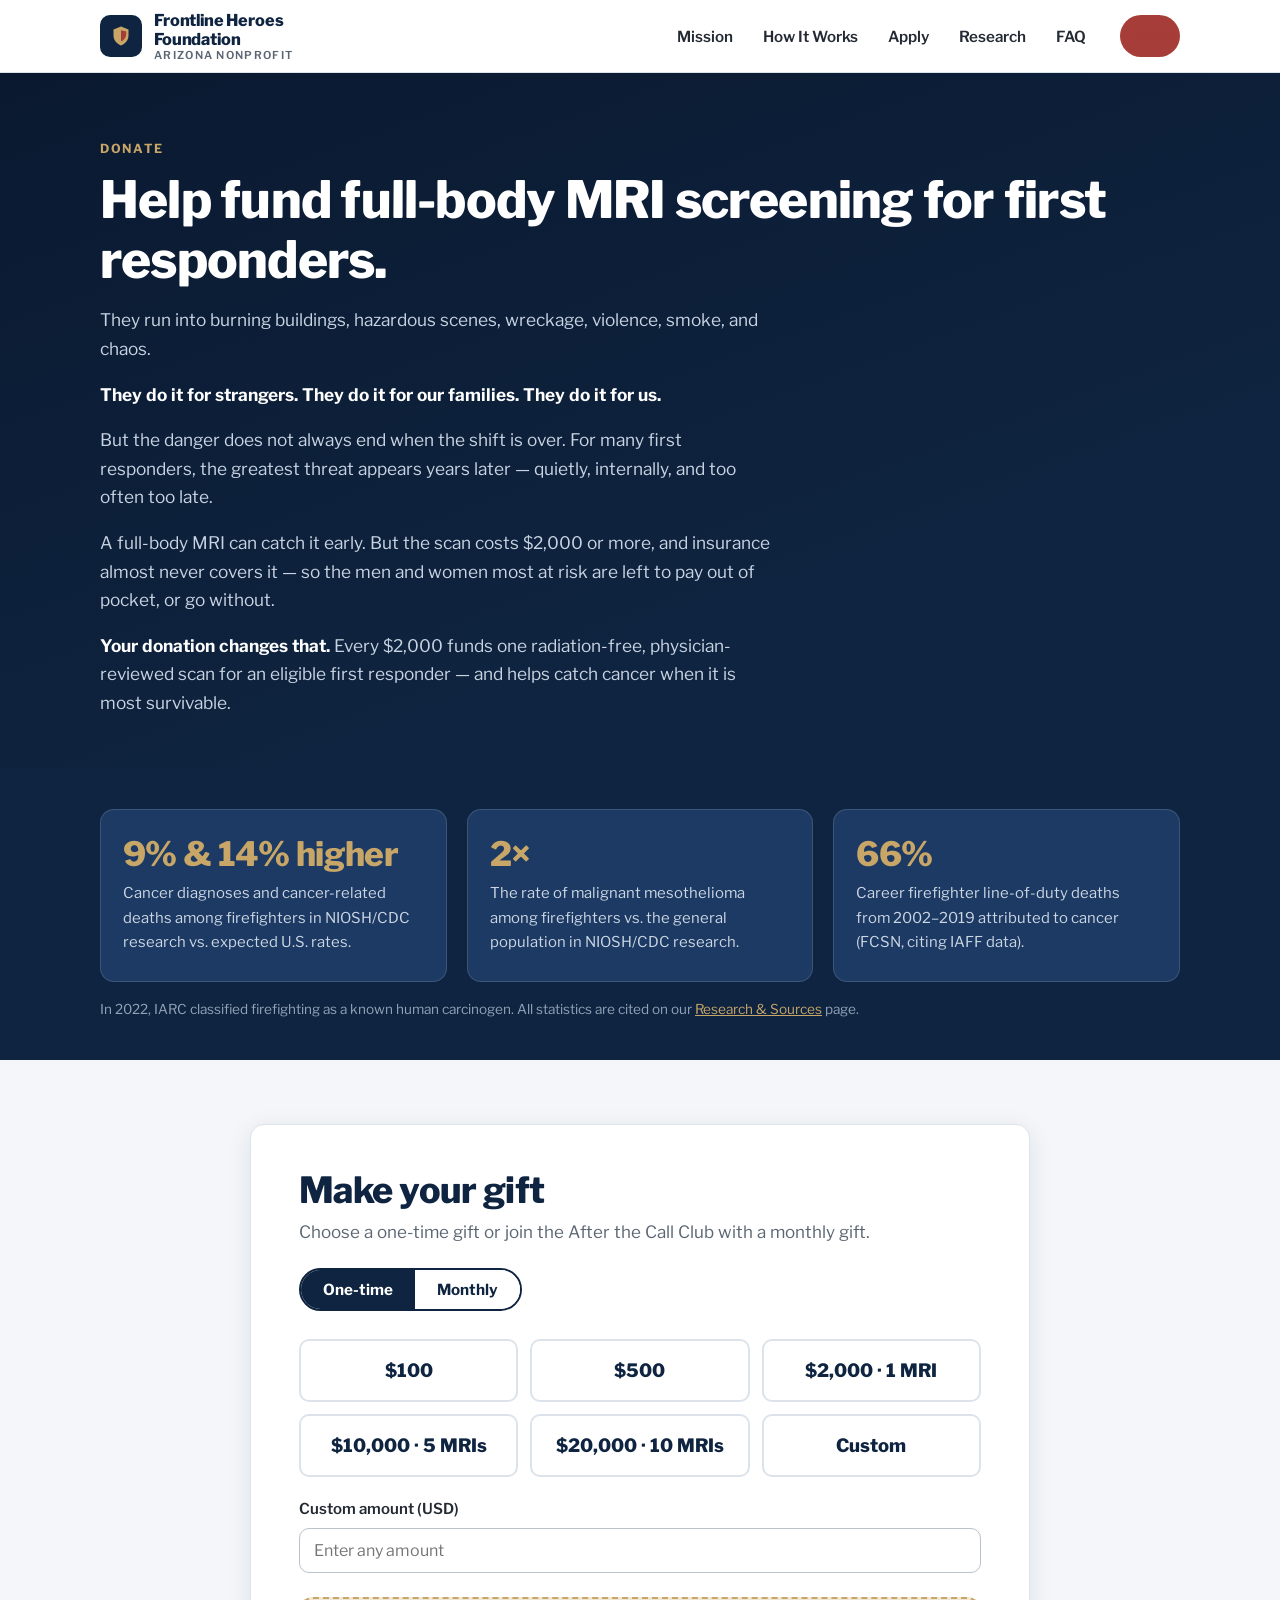
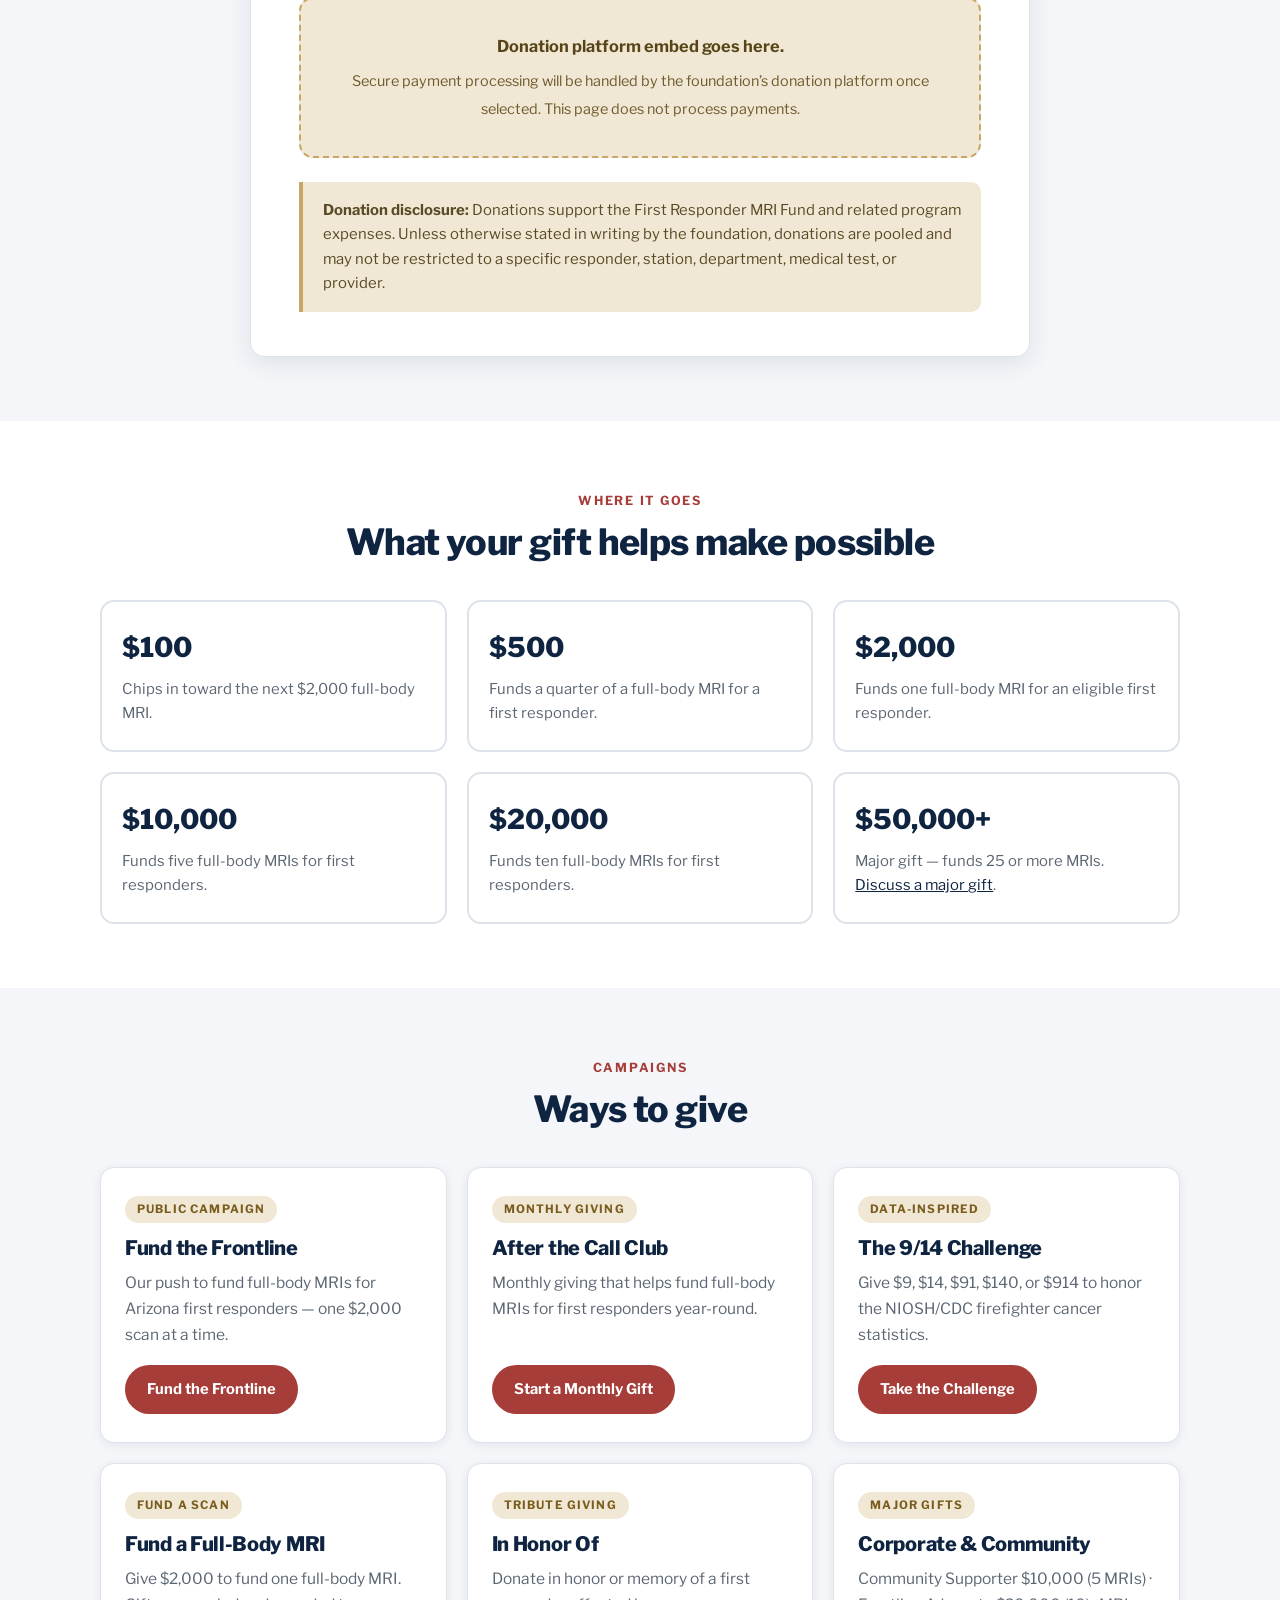
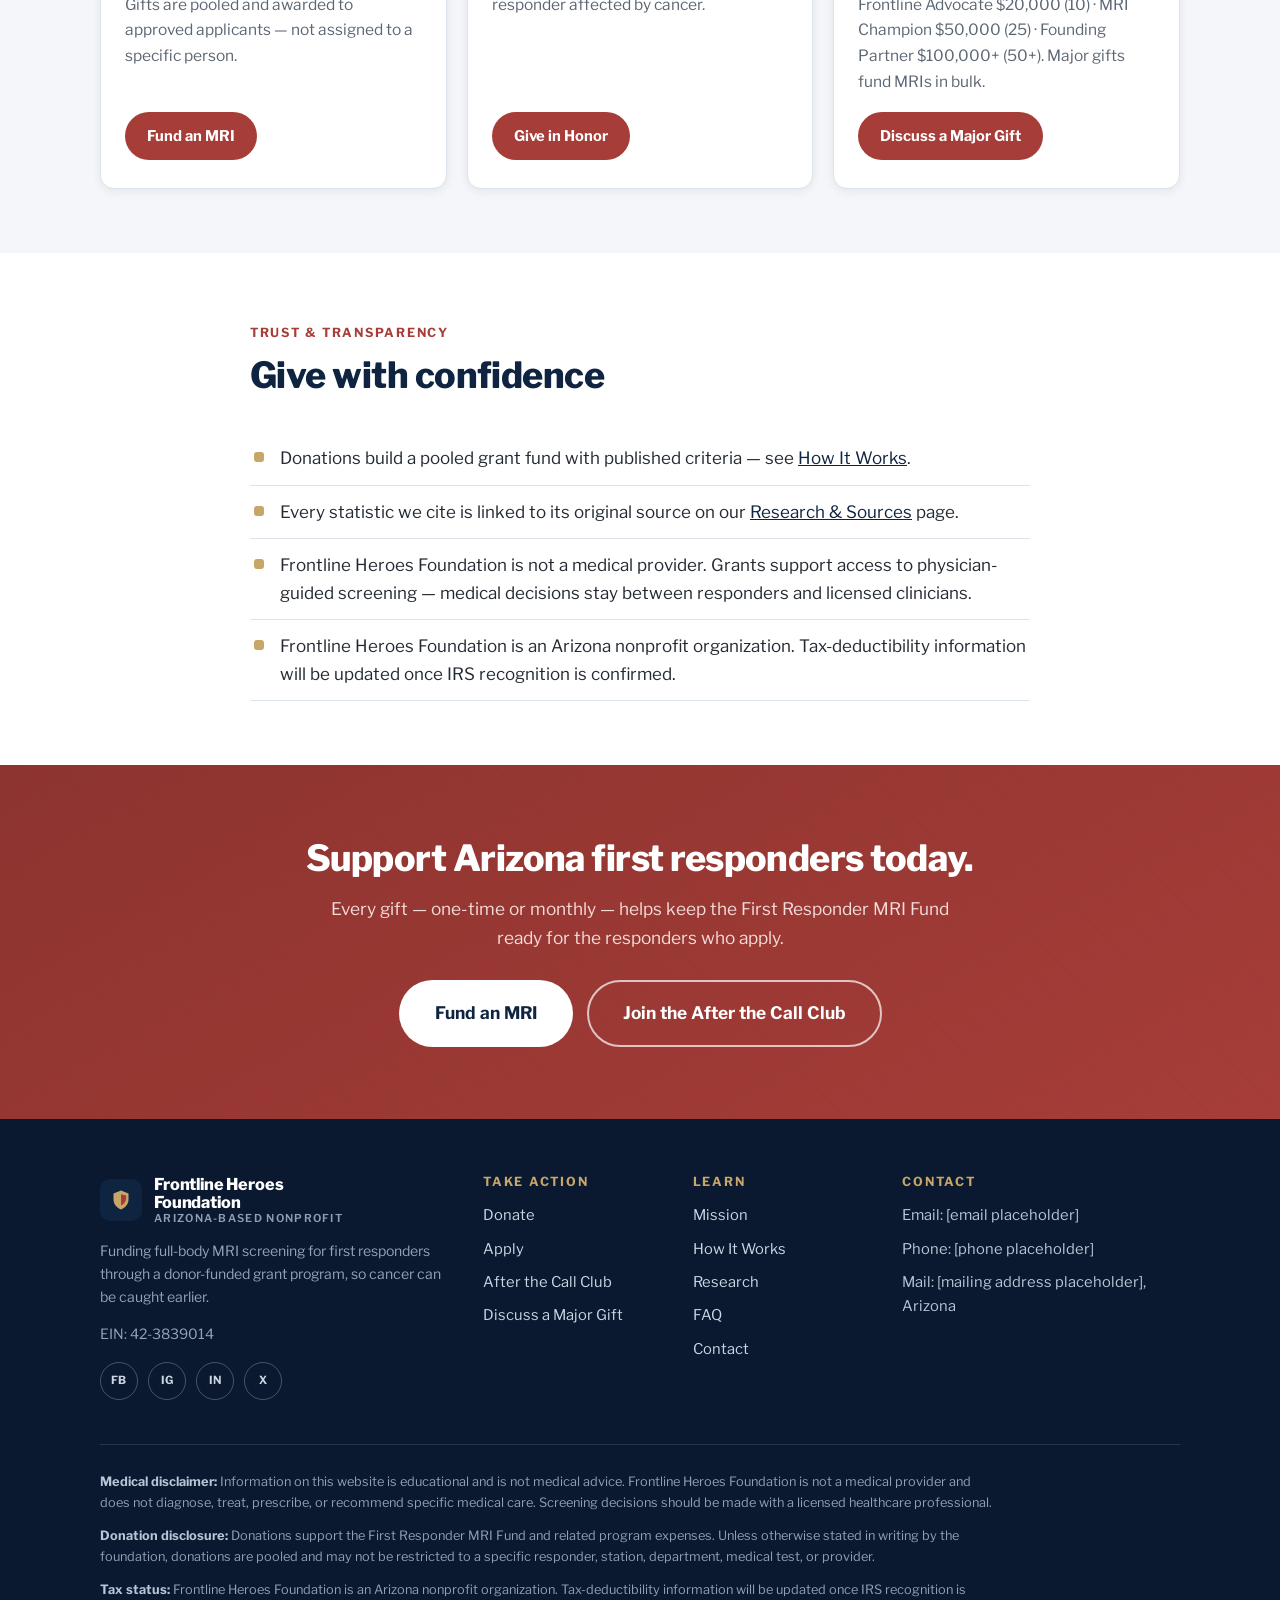
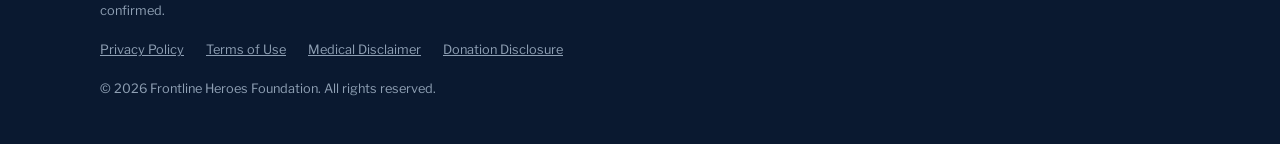
<file: donate.html>
<!DOCTYPE html>
<html lang="en">
<head>
  <meta charset="UTF-8">
  <meta name="viewport" content="width=device-width, initial-scale=1.0">
  <meta name="robots" content="noindex, nofollow">
  <title>Donate to the First Responder MRI Fund | Frontline Heroes Foundation</title>
  <meta name="description" content="Help fund full-body MRI screening for eligible first responders. Every $2,000 funds one radiation-free, physician-reviewed scan to help catch cancer earlier.">
  <link rel="preconnect" href="https://fonts.googleapis.com">
  <link rel="preconnect" href="https://fonts.gstatic.com" crossorigin>
  <link href="https://fonts.googleapis.com/css2?family=Libre+Franklin:wght@400;600;700;800&display=swap" rel="stylesheet">
  <link rel="stylesheet" href="css/styles.css">
</head>
<body data-page="donate">

<header id="site-header" class="site-header"></header>

<main id="main">

  <!-- HERO -->
  <section class="page-hero">
    <div class="container">
      <span style="display:inline-block;font-size:0.78rem;font-weight:700;letter-spacing:0.14em;text-transform:uppercase;color:var(--sand);margin-bottom:10px">Donate</span>
      <h1>Help fund full-body MRI screening for first responders.</h1>
      <p>They run into burning buildings, hazardous scenes, wreckage, violence, smoke, and chaos.</p>
      <p style="margin-top:8px"><strong style="color:#fff">They do it for strangers. They do it for our families. They do it for us.</strong></p>
      <p style="margin-top:8px">But the danger does not always end when the shift is over. For many first responders, the greatest threat appears years later &mdash; quietly, internally, and too often too late.</p>
      <p style="margin-top:8px">A full-body MRI can catch it early. But the scan costs $2,000 or more, and insurance almost never covers it &mdash; so the men and women most at risk are left to pay out of pocket, or go without.</p>
      <p style="margin-top:8px"><strong style="color:#fff">Your donation changes that.</strong> Every $2,000 funds one radiation-free, physician-reviewed scan for an eligible first responder &mdash; and helps catch cancer when it is most survivable.</p>
    </div>
  </section>

  <!-- DATA STRIP -->
  <section class="section section--navy" style="padding:40px 0">
    <div class="container">
      <div class="grid grid-3">
        <div class="stat-card">
          <div class="stat-num">9% &amp; 14% higher</div>
          <p>Cancer diagnoses and cancer-related deaths among firefighters in NIOSH/CDC research vs. expected U.S. rates.</p>
        </div>
        <div class="stat-card">
          <div class="stat-num">2&times;</div>
          <p>The rate of malignant mesothelioma among firefighters vs. the general population in NIOSH/CDC research.</p>
        </div>
        <div class="stat-card">
          <div class="stat-num">66%</div>
          <p>Career firefighter line-of-duty deaths from 2002&ndash;2019 attributed to cancer (FCSN, citing IAFF data).</p>
        </div>
      </div>
      <p style="margin-top:16px;font-size:0.85rem;color:#93a3b8">In 2022, IARC classified firefighting as a known human carcinogen. All statistics are cited on our <a href="research.html" style="color:var(--sand)">Research &amp; Sources</a> page.</p>
    </div>
  </section>

  <!-- GIVE FORM -->
  <section class="section section--gray" id="give">
    <div class="container" style="max-width:820px">
      <div class="form-card">
        <h2 style="margin-bottom:6px">Make your gift</h2>
        <p style="color:var(--gray-mid);margin-bottom:22px">Choose a one-time gift or join the After the Call Club with a monthly gift.</p>

        <div class="freq-toggle" role="group" aria-label="Donation frequency">
          <button type="button" class="is-selected" aria-pressed="true" data-show="once">One-time</button>
          <button type="button" aria-pressed="false" data-show="monthly">Monthly</button>
        </div>

        <div data-freq-panel="once">
          <div class="amount-picker" data-amount-group>
            <button type="button" class="amount-btn" data-value="100" aria-pressed="false">$100</button>
            <button type="button" class="amount-btn" data-value="500" aria-pressed="false">$500</button>
            <button type="button" class="amount-btn" data-value="2000" aria-pressed="false">$2,000 &middot; 1 MRI</button>
            <button type="button" class="amount-btn" data-value="10000" aria-pressed="false">$10,000 &middot; 5 MRIs</button>
            <button type="button" class="amount-btn" data-value="20000" aria-pressed="false">$20,000 &middot; 10 MRIs</button>
            <button type="button" class="amount-btn" data-value="custom" aria-pressed="false">Custom</button>
          </div>
          <div class="field">
            <label for="custom-once">Custom amount (USD)</label>
            <input type="number" id="custom-once" min="1" step="1" inputmode="numeric" placeholder="Enter any amount" data-custom-amount>
          </div>
        </div>

        <div data-freq-panel="monthly" hidden id="monthly">
          <h3 style="margin:18px 0 6px">After the Call Club</h3>
          <p style="color:var(--gray-mid);font-size:0.95rem;margin-bottom:14px">First responders answer the call 24/7/365. Monthly donors help keep the Screening Fund available for responders who apply for support.</p>
          <div class="amount-picker" data-amount-group>
            <button type="button" class="amount-btn" data-value="33" aria-pressed="false">$33/mo</button>
            <button type="button" class="amount-btn" data-value="50" aria-pressed="false">$50/mo</button>
            <button type="button" class="amount-btn" data-value="100" aria-pressed="false">$100/mo</button>
            <button type="button" class="amount-btn" data-value="custom" aria-pressed="false">Custom</button>
          </div>
          <div class="field">
            <label for="custom-monthly">Custom monthly gift (USD)</label>
            <input type="number" id="custom-monthly" min="1" step="1" inputmode="numeric" placeholder="Enter any monthly amount" data-custom-amount>
          </div>
        </div>

        <div class="embed-ph" role="note" style="margin:24px 0">
          <strong>Donation platform embed goes here.</strong>
          <span>Secure payment processing will be handled by the foundation&rsquo;s donation platform once selected. This page does not process payments.</span>
        </div>

        <div class="note">
          <strong>Donation disclosure:</strong> Donations support the First Responder MRI Fund and related program expenses. Unless otherwise stated in writing by the foundation, donations are pooled and may not be restricted to a specific responder, station, department, medical test, or provider.
        </div>
      </div>
    </div>
  </section>

  <!-- WHAT GIFTS HELP FUND -->
  <section class="section">
    <div class="container">
      <div class="section-head section-head--center">
        <span class="kicker">Where it goes</span>
        <h2>What your gift helps make possible</h2>
      </div>
      <div class="grid grid-3">
        <div class="amount-card"><div class="amt">$100</div><p>Chips in toward the next $2,000 full-body MRI.</p></div>
        <div class="amount-card"><div class="amt">$500</div><p>Funds a quarter of a full-body MRI for a first responder.</p></div>
        <div class="amount-card"><div class="amt">$2,000</div><p>Funds one full-body MRI for an eligible first responder.</p></div>
        <div class="amount-card"><div class="amt">$10,000</div><p>Funds five full-body MRIs for first responders.</p></div>
        <div class="amount-card"><div class="amt">$20,000</div><p>Funds ten full-body MRIs for first responders.</p></div>
        <div class="amount-card"><div class="amt">$50,000+</div><p>Major gift &mdash; funds 25 or more MRIs. <a href="contact.html#donor">Discuss a major gift</a>.</p></div>
      </div>
    </div>
  </section>

  <!-- WAYS TO GIVE -->
  <section class="section section--gray">
    <div class="container">
      <div class="section-head section-head--center">
        <span class="kicker">Campaigns</span>
        <h2>Ways to give</h2>
      </div>
      <div class="grid grid-3">
        <div class="card campaign-card">
          <span class="tag">Public campaign</span>
          <h3>Fund the Frontline</h3>
          <p>Our push to fund full-body MRIs for Arizona first responders &mdash; one $2,000 scan at a time.</p>
          <a class="btn btn--primary btn--sm" href="#give">Fund the Frontline</a>
        </div>
        <div class="card campaign-card">
          <span class="tag">Monthly giving</span>
          <h3>After the Call Club</h3>
          <p>Monthly giving that helps fund full-body MRIs for first responders year-round.</p>
          <a class="btn btn--primary btn--sm" href="#give">Start a Monthly Gift</a>
        </div>
        <div class="card campaign-card">
          <span class="tag">Data-inspired</span>
          <h3>The 9/14 Challenge</h3>
          <p>Give $9, $14, $91, $140, or $914 to honor the NIOSH/CDC firefighter cancer statistics.</p>
          <a class="btn btn--primary btn--sm" href="#give">Take the Challenge</a>
        </div>
        <div class="card campaign-card">
          <span class="tag">Fund a scan</span>
          <h3>Fund a Full-Body MRI</h3>
          <p>Give $2,000 to fund one full-body MRI. Gifts are pooled and awarded to approved applicants &mdash; not assigned to a specific person.</p>
          <a class="btn btn--primary btn--sm" href="#give">Fund an MRI</a>
        </div>
        <div class="card campaign-card">
          <span class="tag">Tribute giving</span>
          <h3>In Honor Of</h3>
          <p>Donate in honor or memory of a first responder affected by cancer.</p>
          <a class="btn btn--primary btn--sm" href="#give">Give in Honor</a>
        </div>
        <div class="card campaign-card">
          <span class="tag">Major gifts</span>
          <h3>Corporate &amp; Community</h3>
          <p>Community Supporter $10,000 (5 MRIs) &middot; Frontline Advocate $20,000 (10) &middot; MRI Champion $50,000 (25) &middot; Founding Partner $100,000+ (50+). Major gifts fund MRIs in bulk.</p>
          <a class="btn btn--primary btn--sm" href="contact.html#donor">Discuss a Major Gift</a>
        </div>
      </div>
    </div>
  </section>

  <!-- TRUST -->
  <section class="section">
    <div class="container" style="max-width:820px">
      <div class="section-head">
        <span class="kicker">Trust &amp; transparency</span>
        <h2>Give with confidence</h2>
      </div>
      <ul class="divider-list">
        <li>Donations build a pooled grant fund with published criteria &mdash; see <a href="how-it-works.html">How It Works</a>.</li>
        <li>Every statistic we cite is linked to its original source on our <a href="research.html">Research &amp; Sources</a> page.</li>
        <li>Frontline Heroes Foundation is not a medical provider. Grants support access to physician-guided screening &mdash; medical decisions stay between responders and licensed clinicians.</li>
        <li>Frontline Heroes Foundation is an Arizona nonprofit organization. Tax-deductibility information will be updated once IRS recognition is confirmed.</li>
      </ul>
    </div>
  </section>

  <!-- FINAL CTA -->
  <section class="cta-band">
    <div class="container">
      <h2>Support Arizona first responders today.</h2>
      <p>Every gift &mdash; one-time or monthly &mdash; helps keep the First Responder MRI Fund ready for the responders who apply.</p>
      <div class="btn-row">
        <a class="btn btn--light btn--lg" href="#give">Fund an MRI</a>
        <a class="btn btn--outline-light btn--lg" href="#give">Join the After the Call Club</a>
      </div>
    </div>
  </section>

</main>

<footer id="site-footer" class="site-footer"></footer>

<script src="js/main.js"></script>
</body>
</html>
</file>
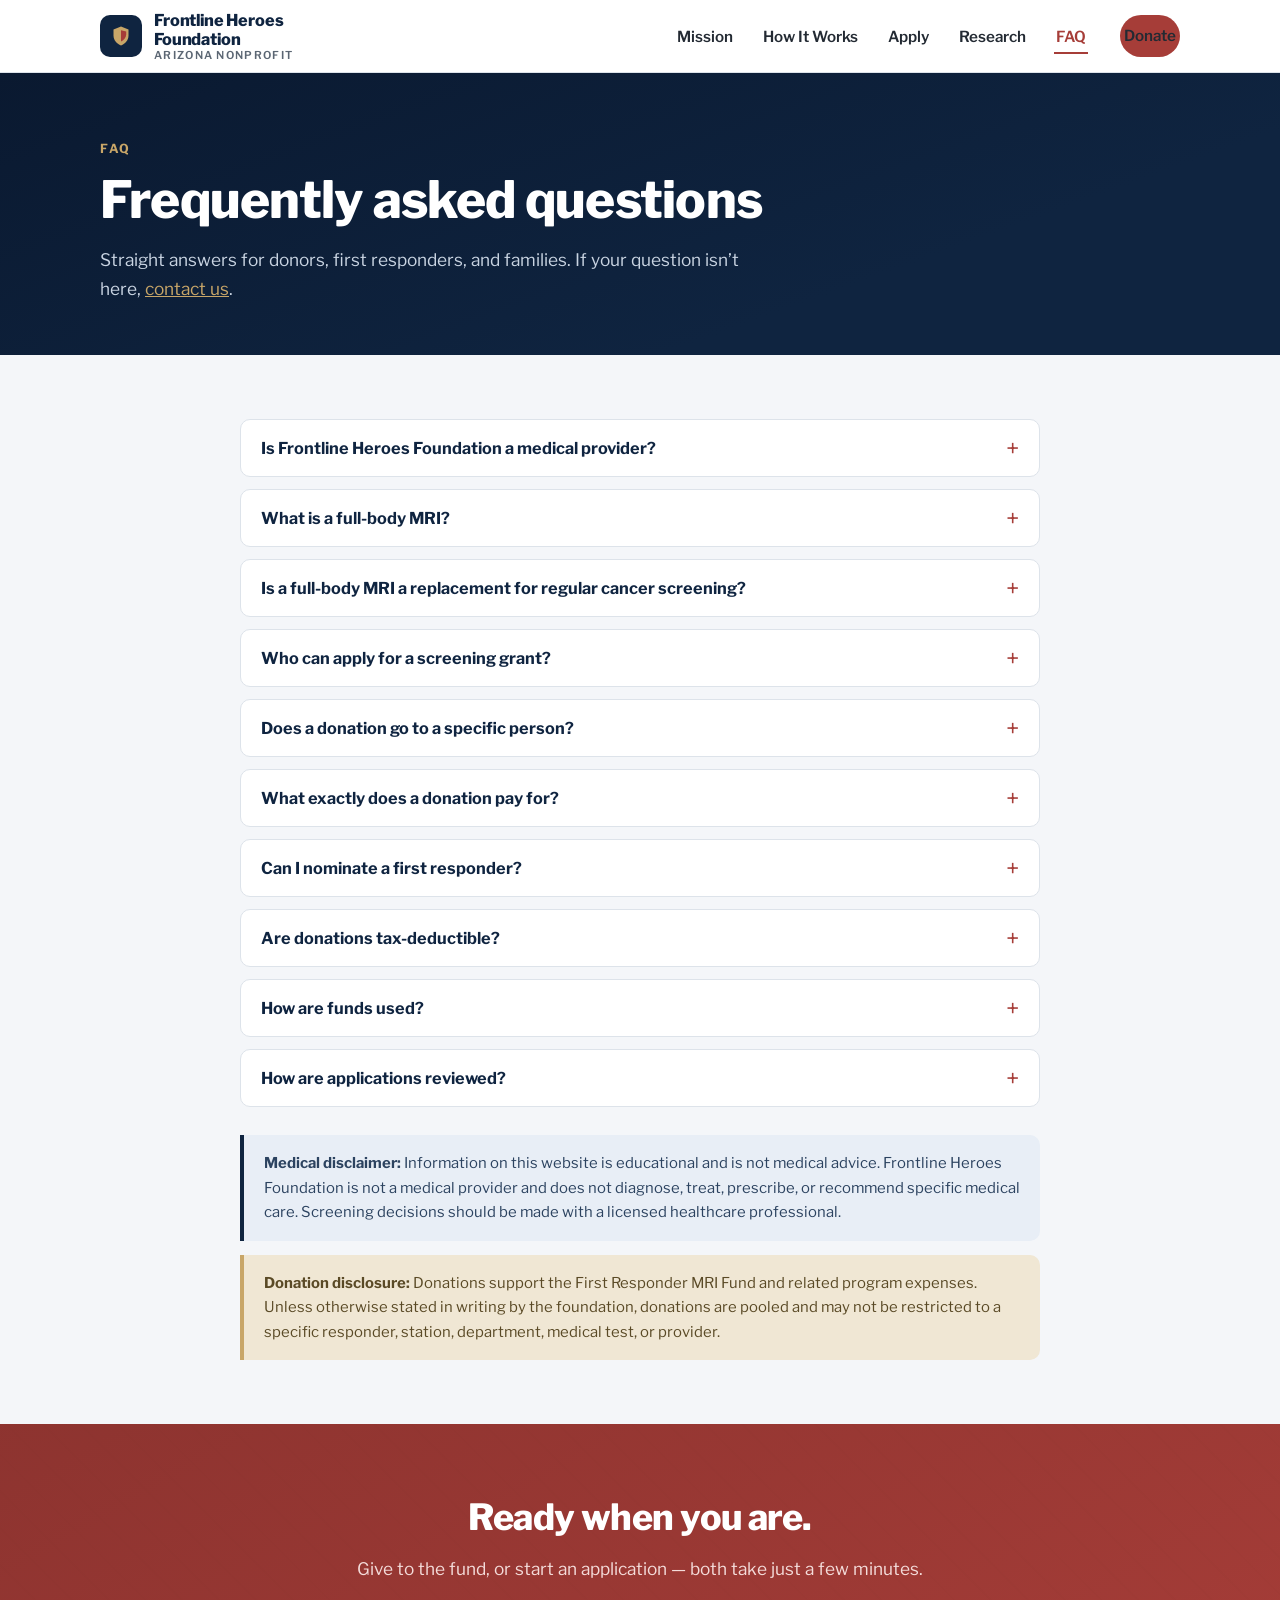
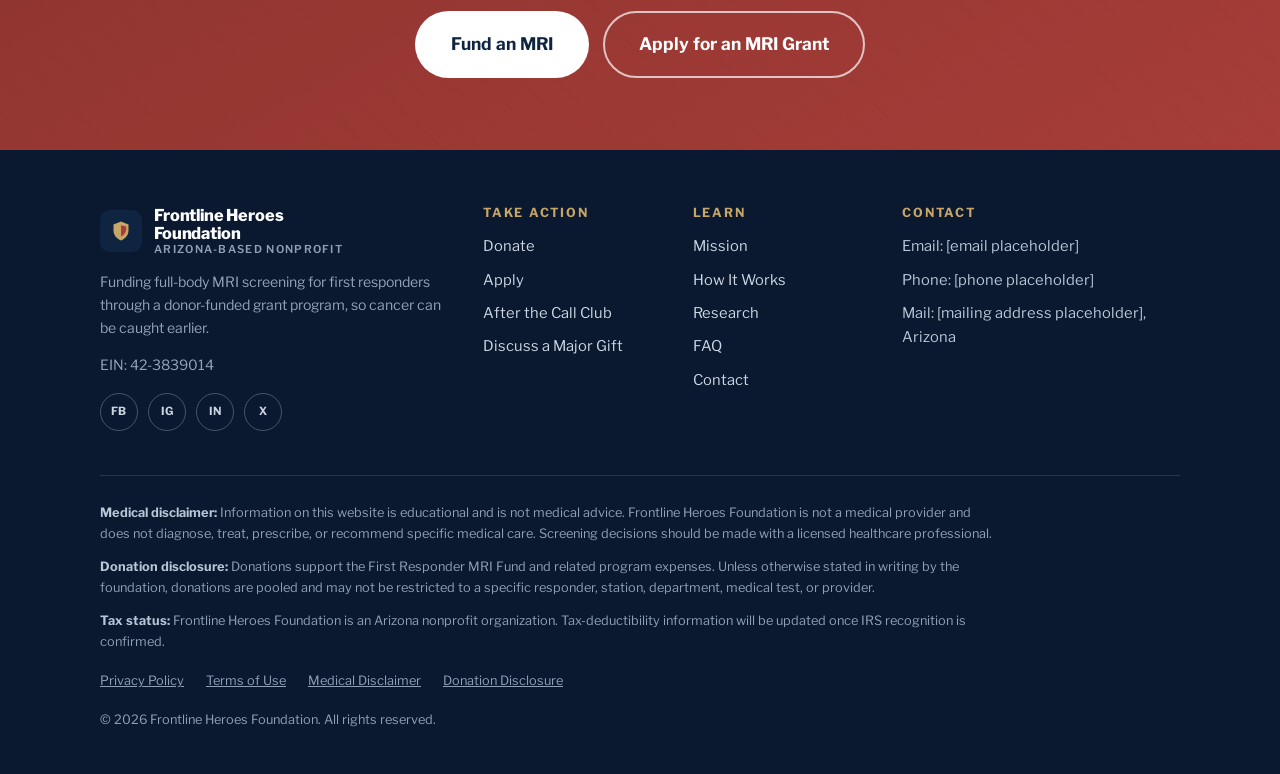
<file: faq.html>
<!DOCTYPE html>
<html lang="en">
<head>
  <meta charset="UTF-8">
  <meta name="viewport" content="width=device-width, initial-scale=1.0">
  <meta name="robots" content="noindex, nofollow">
  <title>Frequently Asked Questions | Frontline Heroes Foundation</title>
  <meta name="description" content="Answers about screening grants, eligibility, how donations are pooled and used, tax-deductibility, and how Frontline Heroes Foundation reviews applications.">
  <link rel="preconnect" href="https://fonts.googleapis.com">
  <link rel="preconnect" href="https://fonts.gstatic.com" crossorigin>
  <link href="https://fonts.googleapis.com/css2?family=Libre+Franklin:wght@400;600;700;800&display=swap" rel="stylesheet">
  <link rel="stylesheet" href="css/styles.css">
</head>
<body data-page="faq">

<header id="site-header" class="site-header"></header>

<main id="main">

  <!-- HERO -->
  <section class="page-hero">
    <div class="container">
      <span style="display:inline-block;font-size:0.78rem;font-weight:700;letter-spacing:0.14em;text-transform:uppercase;color:var(--sand);margin-bottom:10px">FAQ</span>
      <h1>Frequently asked questions</h1>
      <p>Straight answers for donors, first responders, and families. If your question isn&rsquo;t here, <a href="contact.html" style="color:var(--sand)">contact us</a>.</p>
    </div>
  </section>

  <section class="section section--gray">
    <div class="container">
      <div class="faq-list">

        <div class="faq-item">
          <button class="faq-q" type="button">Is Frontline Heroes Foundation a medical provider?</button>
          <div class="faq-a"><p>No. Frontline Heroes Foundation is a nonprofit organization that funds full-body MRI screening for first responders. Medical decisions are made between first responders and licensed healthcare professionals.</p></div>
        </div>

        <div class="faq-item">
          <button class="faq-q" type="button">What is a full-body MRI?</button>
          <div class="faq-a"><p>A full-body MRI is a single imaging scan that uses magnetic fields and radio waves &mdash; not X-rays or radiation &mdash; to create detailed pictures from head to thigh, usually in under an hour. It can survey many organs at once, including some with no routine screening test, and can sometimes reveal signs of cancer and other conditions before symptoms appear.</p></div>
        </div>

        <div class="faq-item">
          <button class="faq-q" type="button">Is a full-body MRI a replacement for regular cancer screening?</button>
          <div class="faq-a"><p>No. A full-body MRI is not a substitute for standard, guideline-recommended screening such as mammograms or colonoscopy, and its long-term benefit as a general screening tool is still being studied. It can also flag findings that turn out to be harmless and need follow-up. That is why every scan we fund is meant to be reviewed with a licensed physician. See our <a href="research.html">Research &amp; Sources</a>.</p></div>
        </div>

        <div class="faq-item">
          <button class="faq-q" type="button">Who can apply for a screening grant?</button>
          <div class="faq-a"><p>Our initial focus is Arizona firefighters, law enforcement officers, EMS professionals, and retired first responders. Eligibility may depend on service history, exposure risk, access barriers, program criteria, clinical appropriateness, and available funding.</p></div>
        </div>

        <div class="faq-item">
          <button class="faq-q" type="button">Does a donation go to a specific person?</button>
          <div class="faq-a"><p>No. Donations generally support the pooled First Responder MRI Fund. The foundation awards grants to eligible applicants based on program criteria, available funding, and clinical appropriateness.</p></div>
        </div>

        <div class="faq-item">
          <button class="faq-q" type="button">What exactly does a donation pay for?</button>
          <div class="faq-a"><p>Donations fund one specific service: a full-body MRI screening for eligible first responders, priced at $2,000 per scan. A gift is pooled and not assigned to one specific person, and whether an MRI is clinically appropriate for a given applicant is confirmed with a licensed physician.</p></div>
        </div>

        <div class="faq-item">
          <button class="faq-q" type="button">Can I nominate a first responder?</button>
          <div class="faq-a"><p>Yes. You may nominate a first responder, but the nominee must consent before any application moves forward. Please do not include private medical information in the <a href="apply.html#nominate">nomination form</a>.</p></div>
        </div>

        <div class="faq-item">
          <button class="faq-q" type="button">Are donations tax-deductible?</button>
          <div class="faq-a"><p>Frontline Heroes Foundation is an Arizona nonprofit organization. Tax-deductibility information will be updated once IRS recognition is confirmed. You can verify any organization&rsquo;s status with the <a href="https://www.irs.gov/charities-non-profits/search-for-tax-exempt-organizations" rel="noopener">IRS Tax Exempt Organization Search</a>.</p></div>
        </div>

        <div class="faq-item">
          <button class="faq-q" type="button">How are funds used?</button>
          <div class="faq-a"><p>Donations fund full-body MRI screening grants for eligible first responders (priced at $2,000 per scan), plus applicant review, help scheduling and understanding results, and responsible program administration.</p></div>
        </div>

        <div class="faq-item">
          <button class="faq-q" type="button">How are applications reviewed?</button>
          <div class="faq-a"><p>Applications are reviewed based on eligibility, first responder service history, occupational exposure risk, financial or access barriers, program criteria, clinical appropriateness, and available funds.</p></div>
        </div>

      </div>

      <div class="note note--navy" style="max-width:800px;margin:28px auto 0">
        <strong>Medical disclaimer:</strong> Information on this website is educational and is not medical advice. Frontline Heroes Foundation is not a medical provider and does not diagnose, treat, prescribe, or recommend specific medical care. Screening decisions should be made with a licensed healthcare professional.
      </div>
      <div class="note" style="max-width:800px;margin:14px auto 0">
        <strong>Donation disclosure:</strong> Donations support the First Responder MRI Fund and related program expenses. Unless otherwise stated in writing by the foundation, donations are pooled and may not be restricted to a specific responder, station, department, medical test, or provider.
      </div>
    </div>
  </section>

  <!-- FINAL CTA -->
  <section class="cta-band">
    <div class="container">
      <h2>Ready when you are.</h2>
      <p>Give to the fund, or start an application &mdash; both take just a few minutes.</p>
      <div class="btn-row">
        <a class="btn btn--light btn--lg" href="donate.html">Fund an MRI</a>
        <a class="btn btn--outline-light btn--lg" href="apply.html">Apply for an MRI Grant</a>
      </div>
    </div>
  </section>

</main>

<footer id="site-footer" class="site-footer"></footer>

<script src="js/main.js"></script>
</body>
</html>
</file>
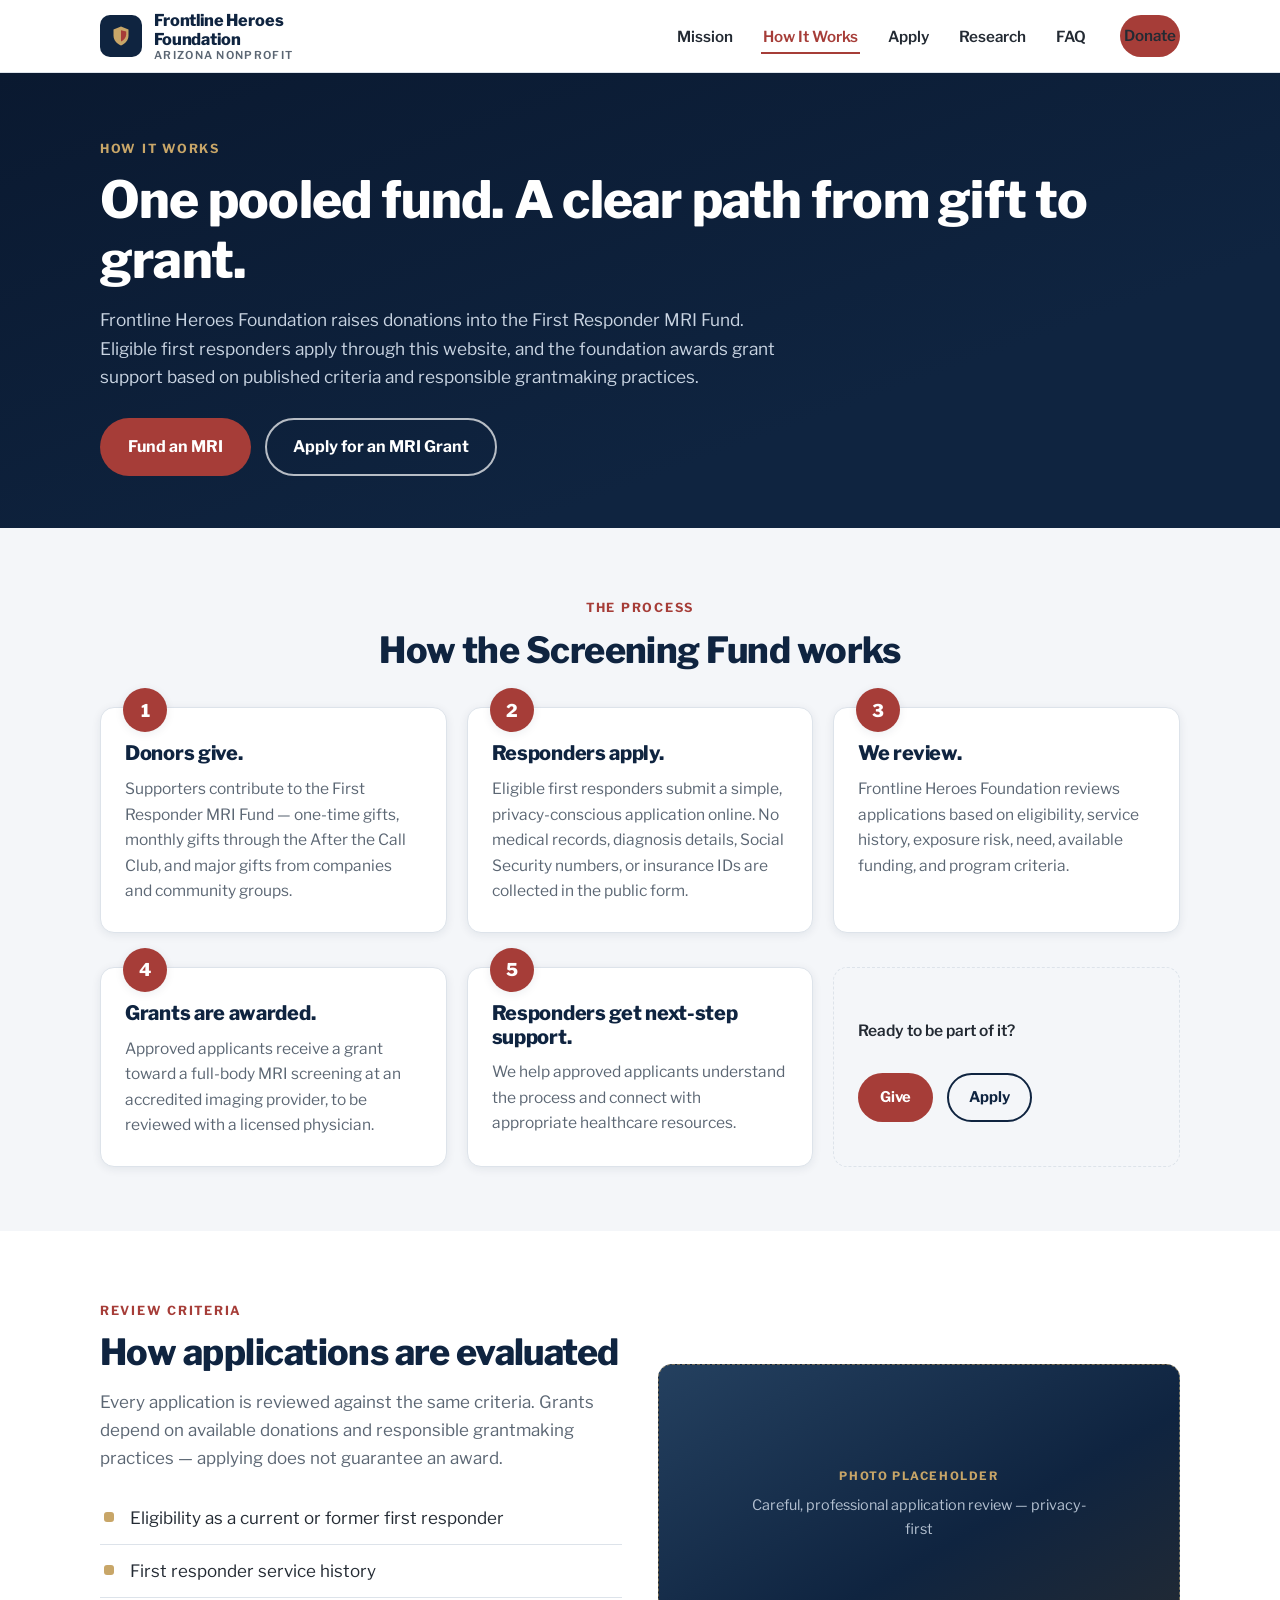
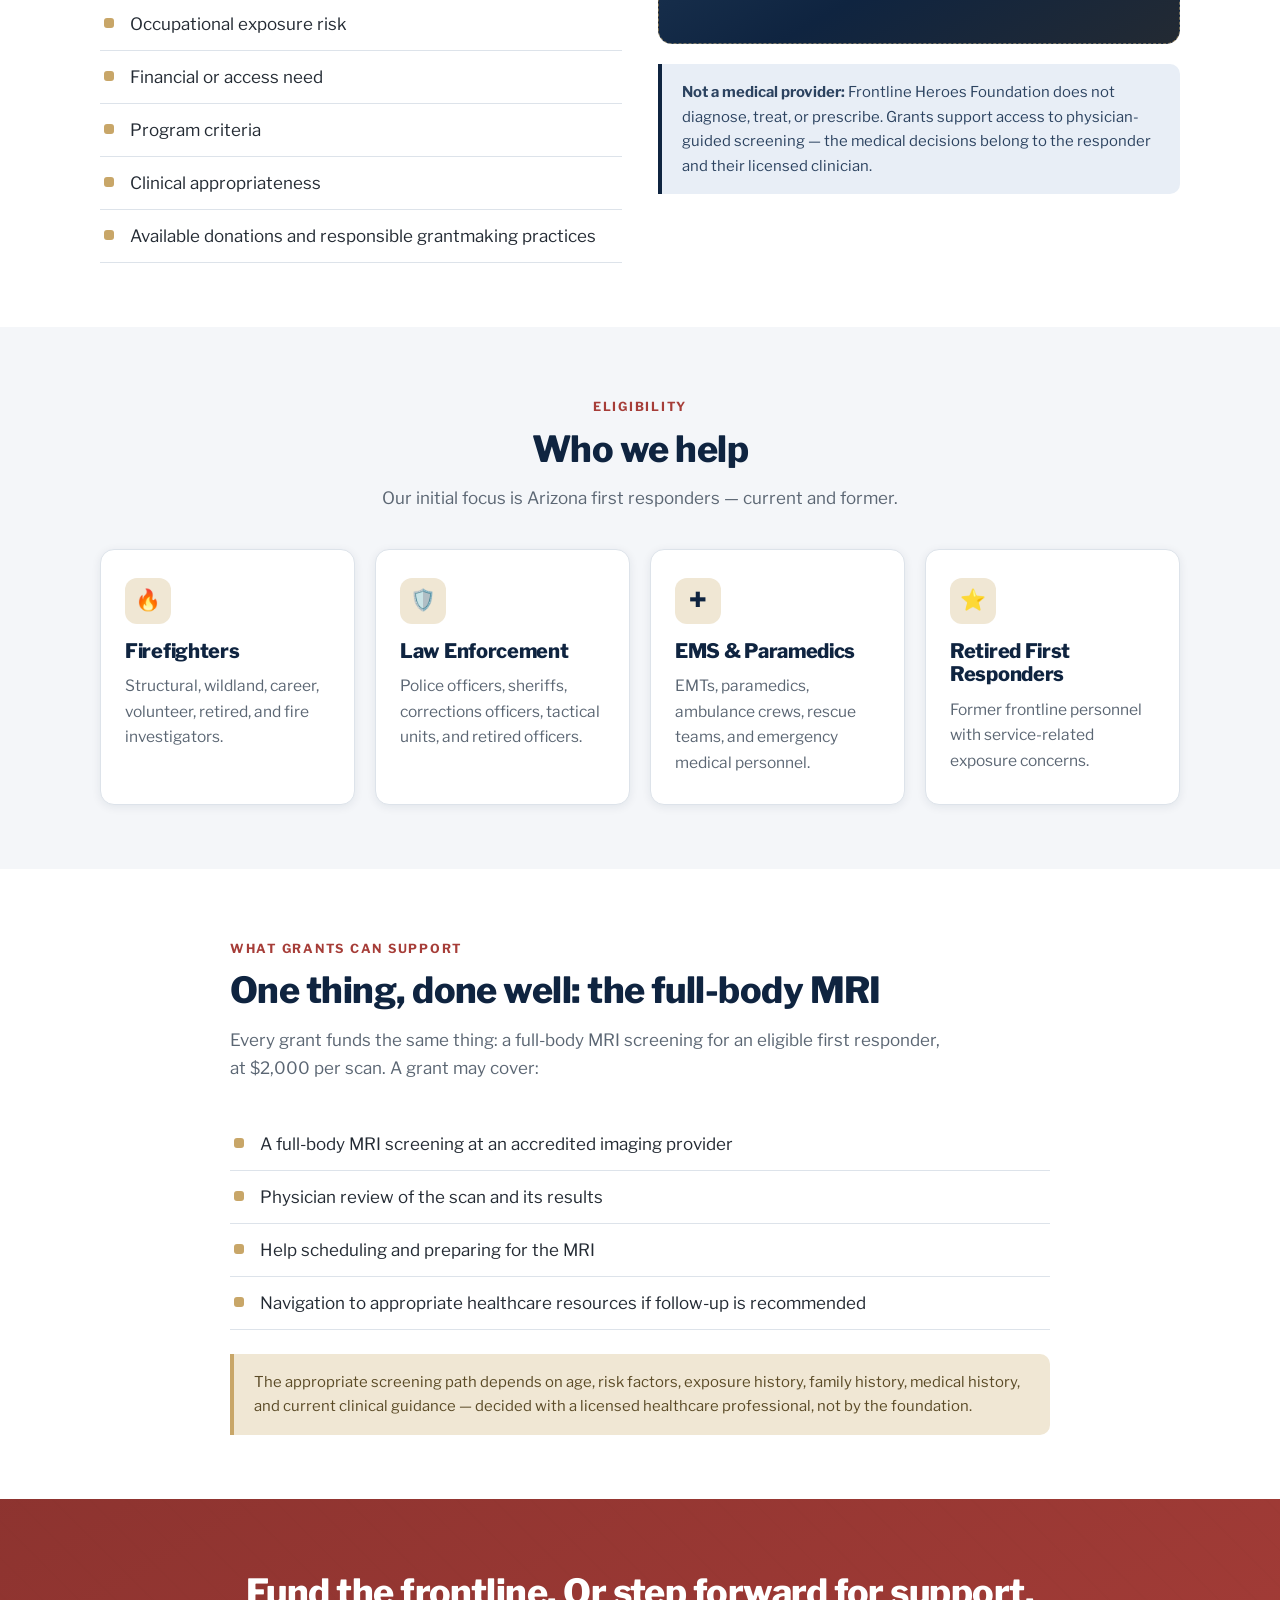
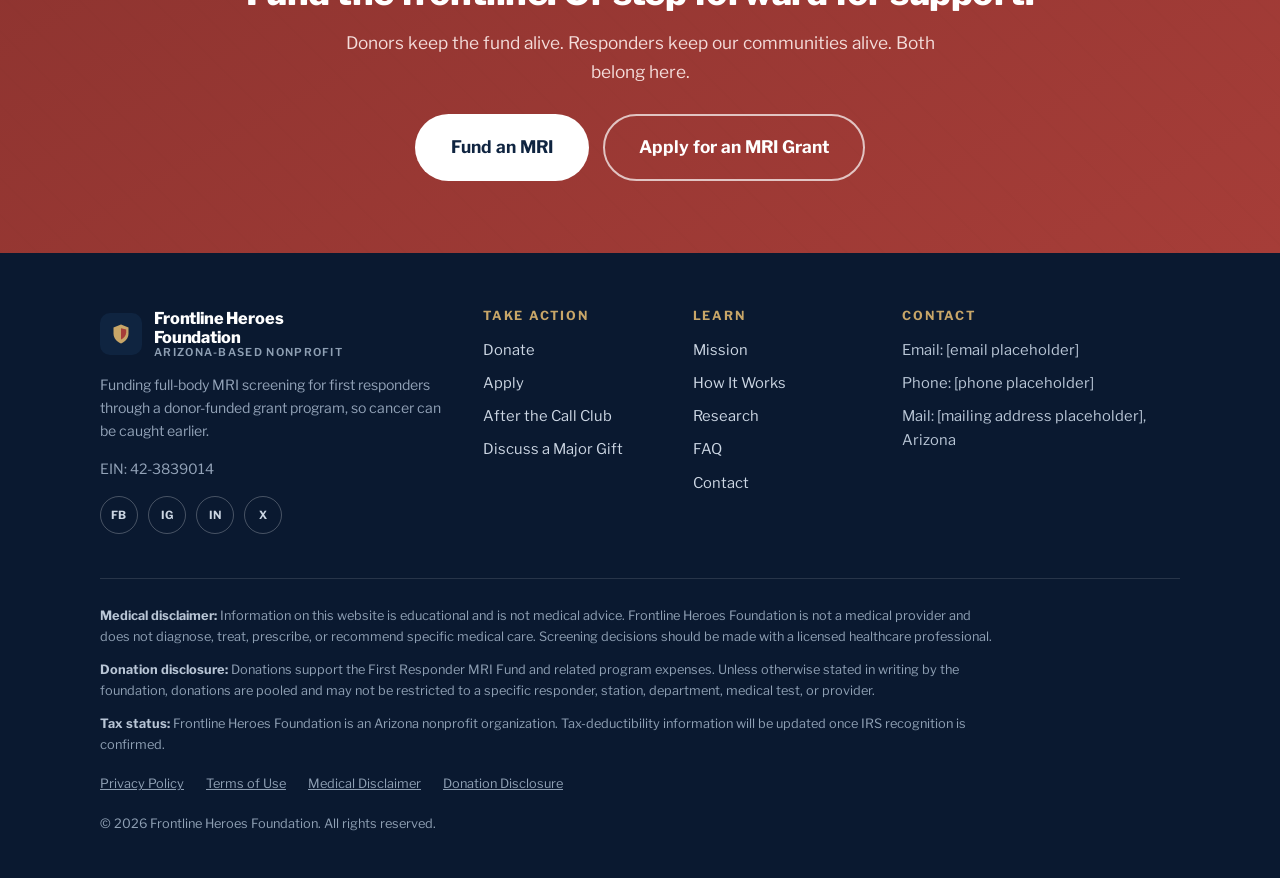
<file: how-it-works.html>
<!DOCTYPE html>
<html lang="en">
<head>
  <meta charset="UTF-8">
  <meta name="viewport" content="width=device-width, initial-scale=1.0">
  <meta name="robots" content="noindex, nofollow">
  <title>How the Screening Fund Works | Frontline Heroes Foundation</title>
  <meta name="description" content="How donations become screening grants: donors give to a pooled fund, eligible first responders apply, and Frontline Heroes Foundation awards grants based on published criteria.">
  <link rel="preconnect" href="https://fonts.googleapis.com">
  <link rel="preconnect" href="https://fonts.gstatic.com" crossorigin>
  <link href="https://fonts.googleapis.com/css2?family=Libre+Franklin:wght@400;600;700;800&display=swap" rel="stylesheet">
  <link rel="stylesheet" href="css/styles.css">
</head>
<body data-page="how">

<header id="site-header" class="site-header"></header>

<main id="main">

  <!-- HERO -->
  <section class="page-hero">
    <div class="container">
      <span style="display:inline-block;font-size:0.78rem;font-weight:700;letter-spacing:0.14em;text-transform:uppercase;color:var(--sand);margin-bottom:10px">How it works</span>
      <h1>One pooled fund. A clear path from gift to grant.</h1>
      <p>Frontline Heroes Foundation raises donations into the First Responder MRI Fund. Eligible first responders apply through this website, and the foundation awards grant support based on published criteria and responsible grantmaking practices.</p>
      <div class="btn-row">
        <a class="btn btn--primary" href="donate.html">Fund an MRI</a>
        <a class="btn btn--outline-light" href="apply.html">Apply for an MRI Grant</a>
      </div>
    </div>
  </section>

  <!-- 5 STEPS -->
  <section class="section section--gray">
    <div class="container">
      <div class="section-head section-head--center">
        <span class="kicker">The process</span>
        <h2>How the Screening Fund works</h2>
      </div>
      <div class="grid grid-3 steps-grid">
        <div class="card step-card">
          <span class="step-num" aria-hidden="true">1</span>
          <h3>Donors give.</h3>
          <p>Supporters contribute to the First Responder MRI Fund &mdash; one-time gifts, monthly gifts through the After the Call Club, and major gifts from companies and community groups.</p>
        </div>
        <div class="card step-card">
          <span class="step-num" aria-hidden="true">2</span>
          <h3>Responders apply.</h3>
          <p>Eligible first responders submit a simple, privacy-conscious application online. No medical records, diagnosis details, Social Security numbers, or insurance IDs are collected in the public form.</p>
        </div>
        <div class="card step-card">
          <span class="step-num" aria-hidden="true">3</span>
          <h3>We review.</h3>
          <p>Frontline Heroes Foundation reviews applications based on eligibility, service history, exposure risk, need, available funding, and program criteria.</p>
        </div>
        <div class="card step-card">
          <span class="step-num" aria-hidden="true">4</span>
          <h3>Grants are awarded.</h3>
          <p>Approved applicants receive a grant toward a full-body MRI screening at an accredited imaging provider, to be reviewed with a licensed physician.</p>
        </div>
        <div class="card step-card">
          <span class="step-num" aria-hidden="true">5</span>
          <h3>Responders get next-step support.</h3>
          <p>We help approved applicants understand the process and connect with appropriate healthcare resources.</p>
        </div>
        <div class="card step-card" style="display:flex;flex-direction:column;justify-content:center;border-style:dashed;background:transparent;box-shadow:none">
          <p style="font-weight:600;color:var(--charcoal)">Ready to be part of it?</p>
          <div class="btn-row" style="margin-top:14px">
            <a class="btn btn--primary btn--sm" href="donate.html">Give</a>
            <a class="btn btn--secondary btn--sm" href="apply.html">Apply</a>
          </div>
        </div>
      </div>
    </div>
  </section>

  <!-- REVIEW CRITERIA -->
  <section class="section">
    <div class="container">
      <div class="two-col">
        <div>
          <div class="section-head" style="margin-bottom:0">
            <span class="kicker">Review criteria</span>
            <h2>How applications are evaluated</h2>
            <p>Every application is reviewed against the same criteria. Grants depend on available donations and responsible grantmaking practices &mdash; applying does not guarantee an award.</p>
          </div>
          <ul class="divider-list" style="margin-top:20px">
            <li>Eligibility as a current or former first responder</li>
            <li>First responder service history</li>
            <li>Occupational exposure risk</li>
            <li>Financial or access need</li>
            <li>Program criteria</li>
            <li>Clinical appropriateness</li>
            <li>Available donations and responsible grantmaking practices</li>
          </ul>
        </div>
        <div>
          <div class="photo-ph" style="min-height:280px" role="img" aria-label="Photo placeholder: foundation reviewer at a desk with anonymized applications, professional office setting">
            <span class="ph-label">Photo placeholder</span>
            <span class="ph-desc">Careful, professional application review — privacy-first</span>
          </div>
          <div class="note note--navy" style="margin-top:20px">
            <strong>Not a medical provider:</strong> Frontline Heroes Foundation does not diagnose, treat, or prescribe. Grants support access to physician-guided screening &mdash; the medical decisions belong to the responder and their licensed clinician.
          </div>
        </div>
      </div>
    </div>
  </section>

  <!-- WHO WE HELP -->
  <section class="section section--gray">
    <div class="container">
      <div class="section-head section-head--center">
        <span class="kicker">Eligibility</span>
        <h2>Who we help</h2>
        <p>Our initial focus is Arizona first responders &mdash; current and former.</p>
      </div>
      <div class="grid grid-4">
        <div class="card">
          <div class="card-icon" aria-hidden="true">&#128293;</div>
          <h3>Firefighters</h3>
          <p>Structural, wildland, career, volunteer, retired, and fire investigators.</p>
        </div>
        <div class="card">
          <div class="card-icon" aria-hidden="true">&#128737;&#65039;</div>
          <h3>Law Enforcement</h3>
          <p>Police officers, sheriffs, corrections officers, tactical units, and retired officers.</p>
        </div>
        <div class="card">
          <div class="card-icon" aria-hidden="true">&#10010;</div>
          <h3>EMS &amp; Paramedics</h3>
          <p>EMTs, paramedics, ambulance crews, rescue teams, and emergency medical personnel.</p>
        </div>
        <div class="card">
          <div class="card-icon" aria-hidden="true">&#11088;</div>
          <h3>Retired First Responders</h3>
          <p>Former frontline personnel with service-related exposure concerns.</p>
        </div>
      </div>
    </div>
  </section>

  <!-- WHAT GRANTS COVER -->
  <section class="section">
    <div class="container" style="max-width:860px">
      <div class="section-head">
        <span class="kicker">What grants can support</span>
        <h2>One thing, done well: the full-body MRI</h2>
        <p>Every grant funds the same thing: a full-body MRI screening for an eligible first responder, at $2,000 per scan. A grant may cover:</p>
      </div>
      <ul class="divider-list">
        <li>A full-body MRI screening at an accredited imaging provider</li>
        <li>Physician review of the scan and its results</li>
        <li>Help scheduling and preparing for the MRI</li>
        <li>Navigation to appropriate healthcare resources if follow-up is recommended</li>
      </ul>
      <div class="note" style="margin-top:24px">
        The appropriate screening path depends on age, risk factors, exposure history, family history, medical history, and current clinical guidance &mdash; decided with a licensed healthcare professional, not by the foundation.
      </div>
    </div>
  </section>

  <!-- FINAL CTA -->
  <section class="cta-band">
    <div class="container">
      <h2>Fund the frontline. Or step forward for support.</h2>
      <p>Donors keep the fund alive. Responders keep our communities alive. Both belong here.</p>
      <div class="btn-row">
        <a class="btn btn--light btn--lg" href="donate.html">Fund an MRI</a>
        <a class="btn btn--outline-light btn--lg" href="apply.html">Apply for an MRI Grant</a>
      </div>
    </div>
  </section>

</main>

<footer id="site-footer" class="site-footer"></footer>

<script src="js/main.js"></script>
</body>
</html>
</file>
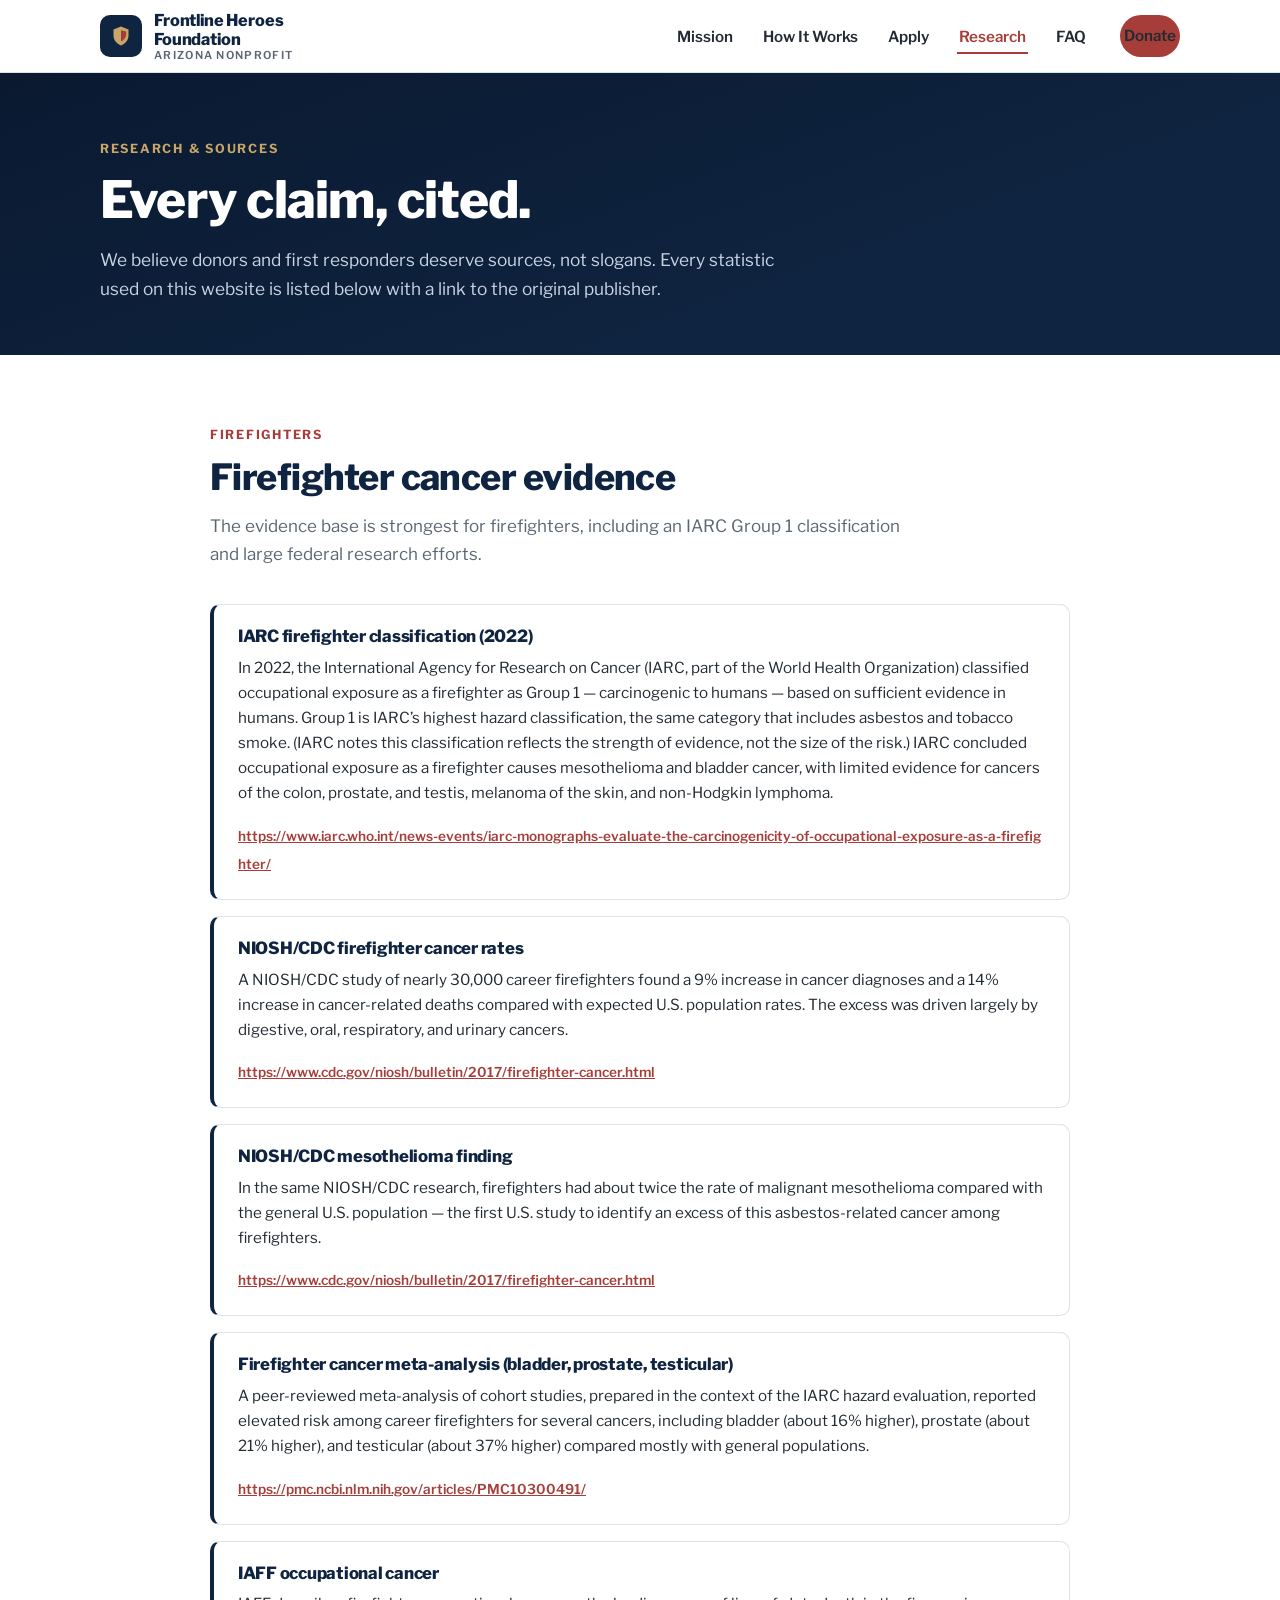
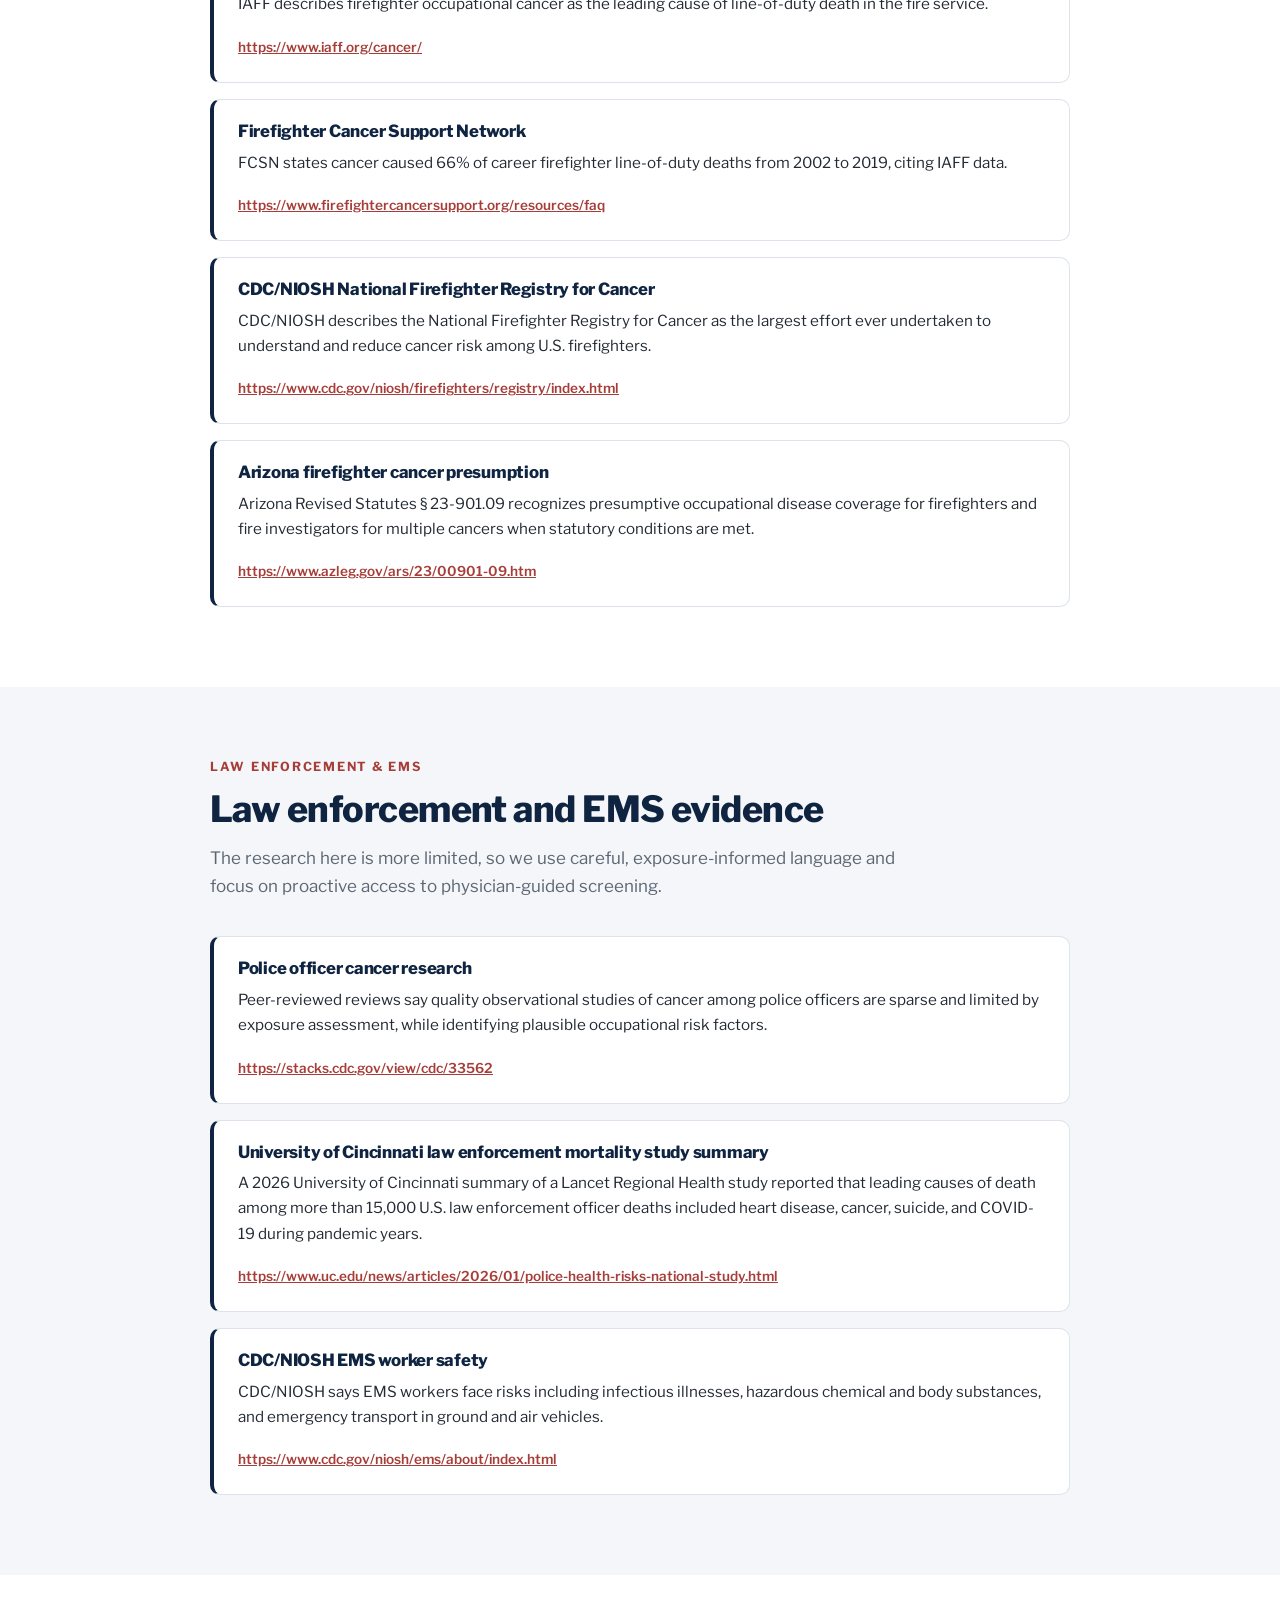
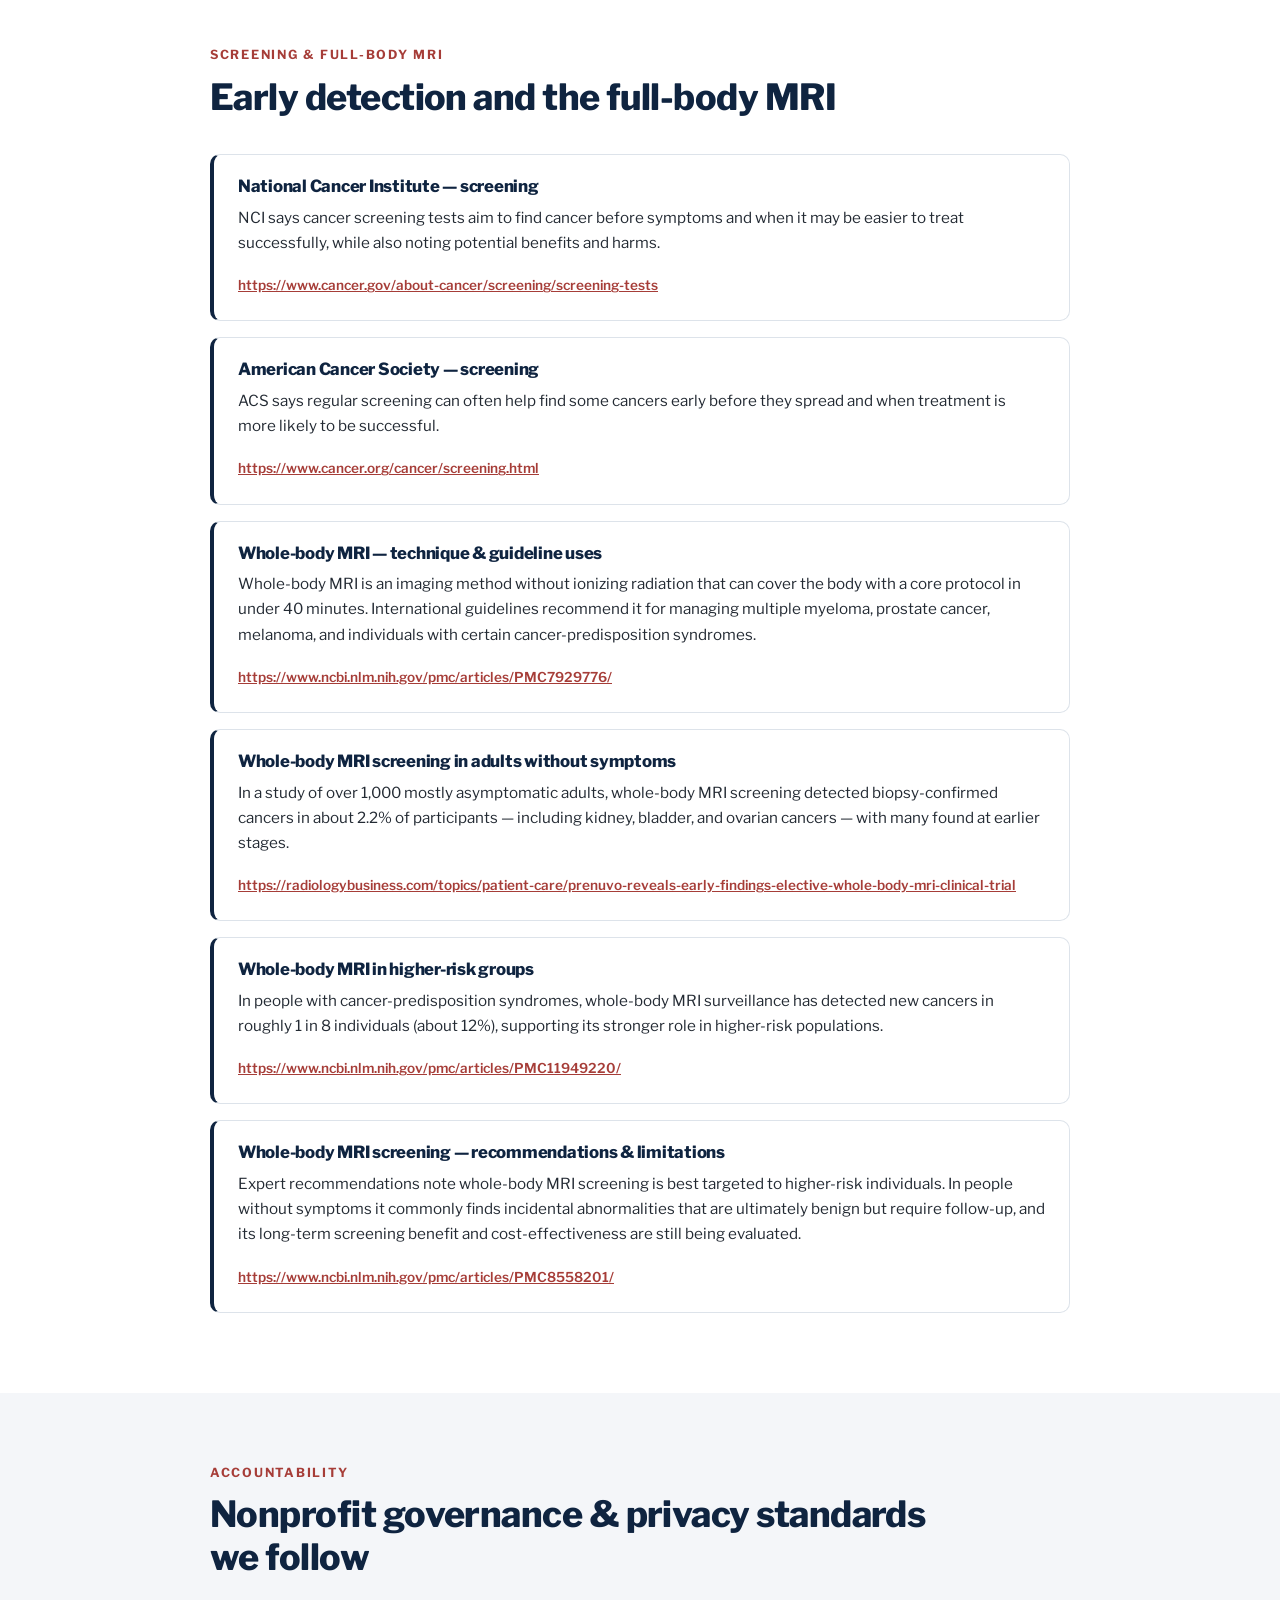
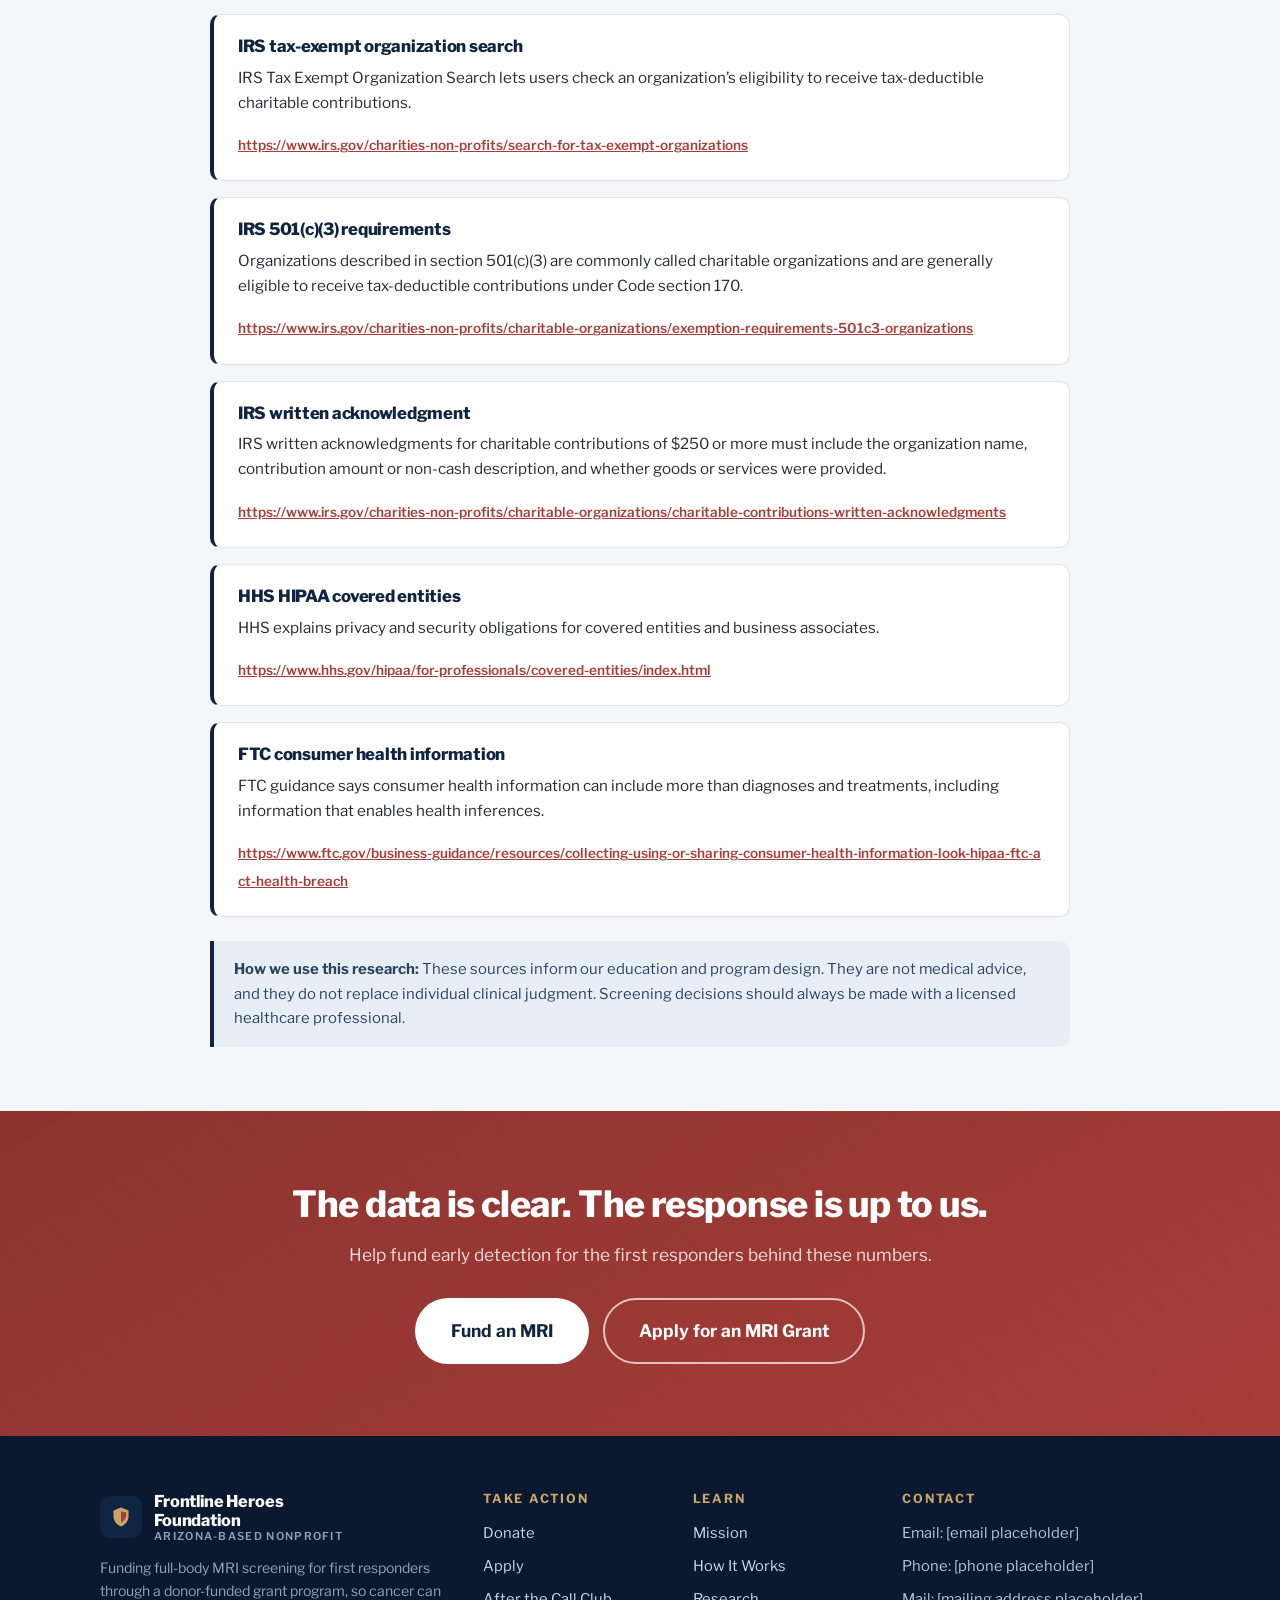
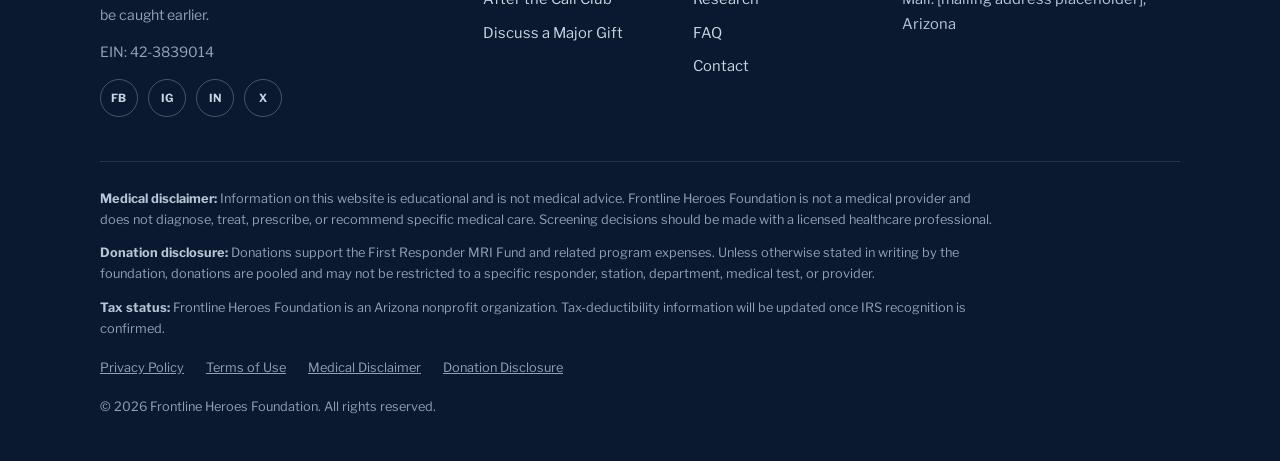
<file: research.html>
<!DOCTYPE html>
<html lang="en">
<head>
  <meta charset="UTF-8">
  <meta name="viewport" content="width=device-width, initial-scale=1.0">
  <meta name="robots" content="noindex, nofollow">
  <title>Research &amp; Sources | Frontline Heroes Foundation</title>
  <meta name="description" content="Every statistic Frontline Heroes Foundation cites about first responder cancer risk and screening, linked to its original source: IARC, CDC/NIOSH, IAFF, NCI, ACS, and more.">
  <link rel="preconnect" href="https://fonts.googleapis.com">
  <link rel="preconnect" href="https://fonts.gstatic.com" crossorigin>
  <link href="https://fonts.googleapis.com/css2?family=Libre+Franklin:wght@400;600;700;800&display=swap" rel="stylesheet">
  <link rel="stylesheet" href="css/styles.css">
</head>
<body data-page="research">

<header id="site-header" class="site-header"></header>

<main id="main">

  <!-- HERO -->
  <section class="page-hero">
    <div class="container">
      <span style="display:inline-block;font-size:0.78rem;font-weight:700;letter-spacing:0.14em;text-transform:uppercase;color:var(--sand);margin-bottom:10px">Research &amp; sources</span>
      <h1>Every claim, cited.</h1>
      <p>We believe donors and first responders deserve sources, not slogans. Every statistic used on this website is listed below with a link to the original publisher.</p>
    </div>
  </section>

  <!-- FIREFIGHTER EVIDENCE -->
  <section class="section">
    <div class="container" style="max-width:900px">
      <div class="section-head">
        <span class="kicker">Firefighters</span>
        <h2>Firefighter cancer evidence</h2>
        <p>The evidence base is strongest for firefighters, including an IARC Group 1 classification and large federal research efforts.</p>
      </div>

      <div class="source-card">
        <h3>IARC firefighter classification (2022)</h3>
        <p>In 2022, the International Agency for Research on Cancer (IARC, part of the World Health Organization) classified occupational exposure as a firefighter as Group 1 &mdash; carcinogenic to humans &mdash; based on sufficient evidence in humans. Group 1 is IARC&rsquo;s highest hazard classification, the same category that includes asbestos and tobacco smoke. (IARC notes this classification reflects the strength of evidence, not the size of the risk.) IARC concluded occupational exposure as a firefighter causes mesothelioma and bladder cancer, with limited evidence for cancers of the colon, prostate, and testis, melanoma of the skin, and non-Hodgkin lymphoma.</p>
        <a href="https://www.iarc.who.int/news-events/iarc-monographs-evaluate-the-carcinogenicity-of-occupational-exposure-as-a-firefighter/" rel="noopener">https://www.iarc.who.int/news-events/iarc-monographs-evaluate-the-carcinogenicity-of-occupational-exposure-as-a-firefighter/</a>
      </div>

      <div class="source-card">
        <h3>NIOSH/CDC firefighter cancer rates</h3>
        <p>A NIOSH/CDC study of nearly 30,000 career firefighters found a 9% increase in cancer diagnoses and a 14% increase in cancer-related deaths compared with expected U.S. population rates. The excess was driven largely by digestive, oral, respiratory, and urinary cancers.</p>
        <a href="https://www.cdc.gov/niosh/bulletin/2017/firefighter-cancer.html" rel="noopener">https://www.cdc.gov/niosh/bulletin/2017/firefighter-cancer.html</a>
      </div>

      <div class="source-card">
        <h3>NIOSH/CDC mesothelioma finding</h3>
        <p>In the same NIOSH/CDC research, firefighters had about twice the rate of malignant mesothelioma compared with the general U.S. population &mdash; the first U.S. study to identify an excess of this asbestos-related cancer among firefighters.</p>
        <a href="https://www.cdc.gov/niosh/bulletin/2017/firefighter-cancer.html" rel="noopener">https://www.cdc.gov/niosh/bulletin/2017/firefighter-cancer.html</a>
      </div>

      <div class="source-card">
        <h3>Firefighter cancer meta-analysis (bladder, prostate, testicular)</h3>
        <p>A peer-reviewed meta-analysis of cohort studies, prepared in the context of the IARC hazard evaluation, reported elevated risk among career firefighters for several cancers, including bladder (about 16% higher), prostate (about 21% higher), and testicular (about 37% higher) compared mostly with general populations.</p>
        <a href="https://pmc.ncbi.nlm.nih.gov/articles/PMC10300491/" rel="noopener">https://pmc.ncbi.nlm.nih.gov/articles/PMC10300491/</a>
      </div>

      <div class="source-card">
        <h3>IAFF occupational cancer</h3>
        <p>IAFF describes firefighter occupational cancer as the leading cause of line-of-duty death in the fire service.</p>
        <a href="https://www.iaff.org/cancer/" rel="noopener">https://www.iaff.org/cancer/</a>
      </div>

      <div class="source-card">
        <h3>Firefighter Cancer Support Network</h3>
        <p>FCSN states cancer caused 66% of career firefighter line-of-duty deaths from 2002 to 2019, citing IAFF data.</p>
        <a href="https://www.firefightercancersupport.org/resources/faq" rel="noopener">https://www.firefightercancersupport.org/resources/faq</a>
      </div>

      <div class="source-card">
        <h3>CDC/NIOSH National Firefighter Registry for Cancer</h3>
        <p>CDC/NIOSH describes the National Firefighter Registry for Cancer as the largest effort ever undertaken to understand and reduce cancer risk among U.S. firefighters.</p>
        <a href="https://www.cdc.gov/niosh/firefighters/registry/index.html" rel="noopener">https://www.cdc.gov/niosh/firefighters/registry/index.html</a>
      </div>

      <div class="source-card">
        <h3>Arizona firefighter cancer presumption</h3>
        <p>Arizona Revised Statutes &sect; 23-901.09 recognizes presumptive occupational disease coverage for firefighters and fire investigators for multiple cancers when statutory conditions are met.</p>
        <a href="https://www.azleg.gov/ars/23/00901-09.htm" rel="noopener">https://www.azleg.gov/ars/23/00901-09.htm</a>
      </div>
    </div>
  </section>

  <!-- LAW ENFORCEMENT & EMS -->
  <section class="section section--gray">
    <div class="container" style="max-width:900px">
      <div class="section-head">
        <span class="kicker">Law enforcement &amp; EMS</span>
        <h2>Law enforcement and EMS evidence</h2>
        <p>The research here is more limited, so we use careful, exposure-informed language and focus on proactive access to physician-guided screening.</p>
      </div>

      <div class="source-card">
        <h3>Police officer cancer research</h3>
        <p>Peer-reviewed reviews say quality observational studies of cancer among police officers are sparse and limited by exposure assessment, while identifying plausible occupational risk factors.</p>
        <a href="https://stacks.cdc.gov/view/cdc/33562" rel="noopener">https://stacks.cdc.gov/view/cdc/33562</a>
      </div>

      <div class="source-card">
        <h3>University of Cincinnati law enforcement mortality study summary</h3>
        <p>A 2026 University of Cincinnati summary of a Lancet Regional Health study reported that leading causes of death among more than 15,000 U.S. law enforcement officer deaths included heart disease, cancer, suicide, and COVID-19 during pandemic years.</p>
        <a href="https://www.uc.edu/news/articles/2026/01/police-health-risks-national-study.html" rel="noopener">https://www.uc.edu/news/articles/2026/01/police-health-risks-national-study.html</a>
      </div>

      <div class="source-card">
        <h3>CDC/NIOSH EMS worker safety</h3>
        <p>CDC/NIOSH says EMS workers face risks including infectious illnesses, hazardous chemical and body substances, and emergency transport in ground and air vehicles.</p>
        <a href="https://www.cdc.gov/niosh/ems/about/index.html" rel="noopener">https://www.cdc.gov/niosh/ems/about/index.html</a>
      </div>
    </div>
  </section>

  <!-- SCREENING EVIDENCE -->
  <section class="section">
    <div class="container" style="max-width:900px">
      <div class="section-head">
        <span class="kicker">Screening &amp; full-body MRI</span>
        <h2>Early detection and the full-body MRI</h2>
      </div>

      <div class="source-card">
        <h3>National Cancer Institute &mdash; screening</h3>
        <p>NCI says cancer screening tests aim to find cancer before symptoms and when it may be easier to treat successfully, while also noting potential benefits and harms.</p>
        <a href="https://www.cancer.gov/about-cancer/screening/screening-tests" rel="noopener">https://www.cancer.gov/about-cancer/screening/screening-tests</a>
      </div>

      <div class="source-card">
        <h3>American Cancer Society &mdash; screening</h3>
        <p>ACS says regular screening can often help find some cancers early before they spread and when treatment is more likely to be successful.</p>
        <a href="https://www.cancer.org/cancer/screening.html" rel="noopener">https://www.cancer.org/cancer/screening.html</a>
      </div>

      <div class="source-card">
        <h3>Whole-body MRI &mdash; technique &amp; guideline uses</h3>
        <p>Whole-body MRI is an imaging method without ionizing radiation that can cover the body with a core protocol in under 40 minutes. International guidelines recommend it for managing multiple myeloma, prostate cancer, melanoma, and individuals with certain cancer-predisposition syndromes.</p>
        <a href="https://www.ncbi.nlm.nih.gov/pmc/articles/PMC7929776/" rel="noopener">https://www.ncbi.nlm.nih.gov/pmc/articles/PMC7929776/</a>
      </div>

      <div class="source-card">
        <h3>Whole-body MRI screening in adults without symptoms</h3>
        <p>In a study of over 1,000 mostly asymptomatic adults, whole-body MRI screening detected biopsy-confirmed cancers in about 2.2% of participants &mdash; including kidney, bladder, and ovarian cancers &mdash; with many found at earlier stages.</p>
        <a href="https://radiologybusiness.com/topics/patient-care/prenuvo-reveals-early-findings-elective-whole-body-mri-clinical-trial" rel="noopener">https://radiologybusiness.com/topics/patient-care/prenuvo-reveals-early-findings-elective-whole-body-mri-clinical-trial</a>
      </div>

      <div class="source-card">
        <h3>Whole-body MRI in higher-risk groups</h3>
        <p>In people with cancer-predisposition syndromes, whole-body MRI surveillance has detected new cancers in roughly 1 in 8 individuals (about 12%), supporting its stronger role in higher-risk populations.</p>
        <a href="https://www.ncbi.nlm.nih.gov/pmc/articles/PMC11949220/" rel="noopener">https://www.ncbi.nlm.nih.gov/pmc/articles/PMC11949220/</a>
      </div>

      <div class="source-card">
        <h3>Whole-body MRI screening &mdash; recommendations &amp; limitations</h3>
        <p>Expert recommendations note whole-body MRI screening is best targeted to higher-risk individuals. In people without symptoms it commonly finds incidental abnormalities that are ultimately benign but require follow-up, and its long-term screening benefit and cost-effectiveness are still being evaluated.</p>
        <a href="https://www.ncbi.nlm.nih.gov/pmc/articles/PMC8558201/" rel="noopener">https://www.ncbi.nlm.nih.gov/pmc/articles/PMC8558201/</a>
      </div>
    </div>
  </section>

  <!-- GOVERNANCE & PRIVACY -->
  <section class="section section--gray">
    <div class="container" style="max-width:900px">
      <div class="section-head">
        <span class="kicker">Accountability</span>
        <h2>Nonprofit governance &amp; privacy standards we follow</h2>
      </div>

      <div class="source-card">
        <h3>IRS tax-exempt organization search</h3>
        <p>IRS Tax Exempt Organization Search lets users check an organization&rsquo;s eligibility to receive tax-deductible charitable contributions.</p>
        <a href="https://www.irs.gov/charities-non-profits/search-for-tax-exempt-organizations" rel="noopener">https://www.irs.gov/charities-non-profits/search-for-tax-exempt-organizations</a>
      </div>

      <div class="source-card">
        <h3>IRS 501(c)(3) requirements</h3>
        <p>Organizations described in section 501(c)(3) are commonly called charitable organizations and are generally eligible to receive tax-deductible contributions under Code section 170.</p>
        <a href="https://www.irs.gov/charities-non-profits/charitable-organizations/exemption-requirements-501c3-organizations" rel="noopener">https://www.irs.gov/charities-non-profits/charitable-organizations/exemption-requirements-501c3-organizations</a>
      </div>

      <div class="source-card">
        <h3>IRS written acknowledgment</h3>
        <p>IRS written acknowledgments for charitable contributions of $250 or more must include the organization name, contribution amount or non-cash description, and whether goods or services were provided.</p>
        <a href="https://www.irs.gov/charities-non-profits/charitable-organizations/charitable-contributions-written-acknowledgments" rel="noopener">https://www.irs.gov/charities-non-profits/charitable-organizations/charitable-contributions-written-acknowledgments</a>
      </div>

      <div class="source-card">
        <h3>HHS HIPAA covered entities</h3>
        <p>HHS explains privacy and security obligations for covered entities and business associates.</p>
        <a href="https://www.hhs.gov/hipaa/for-professionals/covered-entities/index.html" rel="noopener">https://www.hhs.gov/hipaa/for-professionals/covered-entities/index.html</a>
      </div>

      <div class="source-card">
        <h3>FTC consumer health information</h3>
        <p>FTC guidance says consumer health information can include more than diagnoses and treatments, including information that enables health inferences.</p>
        <a href="https://www.ftc.gov/business-guidance/resources/collecting-using-or-sharing-consumer-health-information-look-hipaa-ftc-act-health-breach" rel="noopener">https://www.ftc.gov/business-guidance/resources/collecting-using-or-sharing-consumer-health-information-look-hipaa-ftc-act-health-breach</a>
      </div>

      <div class="note note--navy" style="margin-top:24px">
        <strong>How we use this research:</strong> These sources inform our education and program design. They are not medical advice, and they do not replace individual clinical judgment. Screening decisions should always be made with a licensed healthcare professional.
      </div>
    </div>
  </section>

  <!-- FINAL CTA -->
  <section class="cta-band">
    <div class="container">
      <h2>The data is clear. The response is up to us.</h2>
      <p>Help fund early detection for the first responders behind these numbers.</p>
      <div class="btn-row">
        <a class="btn btn--light btn--lg" href="donate.html">Fund an MRI</a>
        <a class="btn btn--outline-light btn--lg" href="apply.html">Apply for an MRI Grant</a>
      </div>
    </div>
  </section>

</main>

<footer id="site-footer" class="site-footer"></footer>

<script src="js/main.js"></script>
</body>
</html>
</file>
<file: css/styles.css>
/* ============================================================
   Frontline Heroes Foundation — Design System
   Deep navy · white · charcoal · soft gray · muted red · desert sand
   Mobile-first. High contrast. Accessible.
   ============================================================ */

:root {
  --navy: #0f2440;
  --navy-deep: #0a1930;
  --navy-tint: #1c3a63;
  --charcoal: #232a33;
  --gray-soft: #f4f6f9;
  --gray-line: #dde3ea;
  --gray-mid: #5b6673;
  --red: #a63d38;          /* muted red accent */
  --red-dark: #8c332f;
  --sand: #c8a668;         /* muted gold / desert sand */
  --sand-soft: #f0e7d4;
  --white: #ffffff;
  --ink: #1c222a;

  --radius: 14px;
  --radius-sm: 10px;
  --shadow: 0 6px 24px rgba(15, 36, 64, 0.10);
  --shadow-sm: 0 2px 10px rgba(15, 36, 64, 0.08);

  --font: "Libre Franklin", -apple-system, BlinkMacSystemFont, "Segoe UI",
          Roboto, Helvetica, Arial, sans-serif;

  --max-w: 1120px;
}

* { box-sizing: border-box; margin: 0; padding: 0; }

html { scroll-behavior: smooth; }

body {
  font-family: var(--font);
  font-size: 17px;
  line-height: 1.65;
  color: var(--ink);
  background: var(--white);
  -webkit-font-smoothing: antialiased;
}

img, svg { max-width: 100%; display: block; }

a { color: var(--navy); }
a:hover { color: var(--red); }

h1, h2, h3, h4 {
  color: var(--navy);
  line-height: 1.18;
  font-weight: 800;
  letter-spacing: -0.015em;
}

h1 { font-size: clamp(2rem, 5.5vw, 3.2rem); }
h2 { font-size: clamp(1.55rem, 3.6vw, 2.25rem); }
h3 { font-size: 1.25rem; }

p { margin-bottom: 1em; }
p:last-child { margin-bottom: 0; }

/* ---------- Utility ---------- */
.container {
  width: 100%;
  max-width: var(--max-w);
  margin: 0 auto;
  padding: 0 20px;
}

.section { padding: 64px 0; }
.section--gray { background: var(--gray-soft); }
.section--navy { background: var(--navy); color: #e8edf4; }
.section--navy h2, .section--navy h3 { color: var(--white); }
.section--navy p { color: #ccd6e3; }

.section-head { max-width: 720px; margin-bottom: 36px; }
.section-head--center { margin-left: auto; margin-right: auto; text-align: center; }
.section-head .kicker {
  display: inline-block;
  font-size: 0.78rem;
  font-weight: 700;
  letter-spacing: 0.14em;
  text-transform: uppercase;
  color: var(--red);
  margin-bottom: 10px;
}
.section--navy .kicker { color: var(--sand); }
.section-head p { margin-top: 14px; color: var(--gray-mid); }
.section--navy .section-head p { color: #ccd6e3; }

.grid { display: grid; gap: 20px; }
@media (min-width: 700px) {
  .grid-2 { grid-template-columns: repeat(2, 1fr); }
  .grid-3 { grid-template-columns: repeat(3, 1fr); }
  .grid-4 { grid-template-columns: repeat(2, 1fr); }
}
@media (min-width: 1000px) {
  .grid-4 { grid-template-columns: repeat(4, 1fr); }
}

.visually-hidden {
  position: absolute; width: 1px; height: 1px;
  margin: -1px; padding: 0; overflow: hidden;
  clip: rect(0 0 0 0); white-space: nowrap; border: 0;
}

/* ---------- Skip link ---------- */
.skip-link {
  position: absolute; left: -9999px; top: 0;
  background: var(--navy); color: #fff;
  padding: 10px 18px; z-index: 200; border-radius: 0 0 8px 0;
  font-weight: 600;
}
.skip-link:focus { left: 0; color: #fff; }

/* ---------- Buttons ---------- */
.btn {
  display: inline-block;
  font-family: var(--font);
  font-size: 1rem;
  font-weight: 700;
  text-decoration: none;
  text-align: center;
  padding: 14px 26px;
  border-radius: 999px;
  border: 2px solid transparent;
  cursor: pointer;
  transition: background 0.18s ease, color 0.18s ease, border-color 0.18s ease, transform 0.1s ease;
}
.btn:active { transform: translateY(1px); }
.btn:focus-visible { outline: 3px solid var(--sand); outline-offset: 2px; }

.btn--primary { background: var(--red); color: #fff; }
.btn--primary:hover { background: var(--red-dark); color: #fff; }

.btn--secondary { background: transparent; color: var(--navy); border-color: var(--navy); }
.btn--secondary:hover { background: var(--navy); color: #fff; }

.btn--light { background: #fff; color: var(--navy); }
.btn--light:hover { background: var(--sand-soft); color: var(--navy); }

.btn--outline-light { background: transparent; color: #fff; border-color: rgba(255,255,255,0.7); }
.btn--outline-light:hover { background: rgba(255,255,255,0.12); color: #fff; }

.btn--sm { padding: 10px 20px; font-size: 0.92rem; }
.btn--lg { padding: 17px 34px; font-size: 1.08rem; }

.btn-row { display: flex; flex-wrap: wrap; gap: 14px; }

/* ---------- Header ---------- */
.site-header {
  position: sticky; top: 0; z-index: 100;
  background: rgba(255,255,255,0.96);
  backdrop-filter: blur(8px);
  border-bottom: 1px solid var(--gray-line);
}
.header-inner {
  display: flex; align-items: center; justify-content: space-between;
  gap: 16px; height: 72px;
}
.brand {
  display: flex; align-items: center; gap: 12px;
  text-decoration: none; color: var(--navy);
}
.brand:hover { color: var(--navy); }
.brand-mark {
  width: 42px; height: 42px; flex: 0 0 42px;
  border-radius: 10px;
  background: var(--navy);
  display: flex; align-items: center; justify-content: center;
}
.brand-mark svg { width: 24px; height: 24px; }
.brand-name { font-weight: 800; font-size: 1.02rem; line-height: 1.15; letter-spacing: -0.01em; }
.brand-name small {
  display: block; font-weight: 600; font-size: 0.68rem;
  letter-spacing: 0.12em; text-transform: uppercase; color: var(--gray-mid);
}

.main-nav { display: none; }
.main-nav ul { display: flex; align-items: center; gap: 26px; list-style: none; }
.main-nav a {
  text-decoration: none; font-weight: 600; font-size: 0.95rem; color: var(--charcoal);
  padding: 6px 2px; border-bottom: 2px solid transparent;
}
.main-nav a:hover { color: var(--red); }
.main-nav a[aria-current="page"] { color: var(--red); border-bottom-color: var(--red); }
.main-nav .btn { margin-left: 6px; }

.nav-toggle {
  display: inline-flex; align-items: center; gap: 8px;
  background: none; border: 2px solid var(--navy); border-radius: 8px;
  padding: 8px 12px; font-weight: 700; font-size: 0.9rem; color: var(--navy);
  cursor: pointer; font-family: var(--font);
}
.nav-toggle:focus-visible { outline: 3px solid var(--sand); outline-offset: 2px; }

@media (min-width: 920px) {
  .main-nav { display: block; }
  .nav-toggle { display: none; }
}

/* Mobile drawer */
.mobile-nav {
  display: none;
  border-top: 1px solid var(--gray-line);
  background: #fff;
  padding: 12px 20px 22px;
}
.mobile-nav.is-open { display: block; }
.mobile-nav ul { list-style: none; }
.mobile-nav li { border-bottom: 1px solid var(--gray-line); }
.mobile-nav li:last-child { border-bottom: none; padding-top: 14px; }
.mobile-nav a:not(.btn) {
  display: block; padding: 14px 4px; text-decoration: none;
  font-weight: 600; color: var(--charcoal); font-size: 1.05rem;
}
.mobile-nav a[aria-current="page"]:not(.btn) { color: var(--red); }
.mobile-nav .btn { width: 100%; }

/* ---------- Hero ---------- */
.hero {
  background:
    linear-gradient(160deg, rgba(10,25,48,0.94) 0%, rgba(15,36,64,0.88) 55%, rgba(35,42,51,0.92) 100%),
    repeating-linear-gradient(45deg, #14304f 0 2px, #0f2440 2px 26px);
  color: #e9eef5;
  padding: 84px 0 72px;
}
.hero h1 { color: #fff; max-width: 15ch; }
.hero .hero-sub {
  margin-top: 20px; max-width: 640px;
  font-size: 1.13rem; color: #c9d4e2;
}
.hero .btn-row { margin-top: 30px; }
.hero-trustline {
  margin-top: 34px;
  display: flex; flex-wrap: wrap; gap: 8px 10px;
  font-size: 0.85rem; font-weight: 600; color: #b9c6d6;
}
.hero-trustline span {
  border: 1px solid rgba(255,255,255,0.22);
  border-radius: 999px; padding: 6px 14px;
  background: rgba(255,255,255,0.05);
}
.hero-note {
  margin-top: 18px; font-size: 0.88rem; color: var(--sand);
  display: flex; align-items: flex-start; gap: 8px; max-width: 560px;
}

/* Page hero (subpages) */
.page-hero {
  background: linear-gradient(160deg, var(--navy-deep), var(--navy) 70%);
  color: #e9eef5;
  padding: 60px 0 52px;
}
.page-hero h1 { color: #fff; }
.page-hero p { margin-top: 16px; max-width: 680px; color: #c9d4e2; font-size: 1.08rem; }
.page-hero .btn-row { margin-top: 26px; }

/* ---------- Cards ---------- */
.card {
  background: #fff;
  border: 1px solid var(--gray-line);
  border-radius: var(--radius);
  padding: 28px 24px;
  box-shadow: var(--shadow-sm);
}
.card h3 { margin-bottom: 10px; }
.card p { color: var(--gray-mid); font-size: 0.97rem; }

.card-icon {
  width: 46px; height: 46px; border-radius: 12px;
  background: var(--sand-soft); color: var(--navy);
  display: flex; align-items: center; justify-content: center;
  margin-bottom: 16px; font-size: 1.3rem;
}

/* Stat cards */
.stat-card {
  background: var(--navy-tint);
  border: 1px solid rgba(255,255,255,0.14);
  border-radius: var(--radius);
  padding: 26px 22px;
}
.stat-card .stat-num {
  font-size: 2.1rem; font-weight: 800; color: var(--sand);
  letter-spacing: -0.02em; line-height: 1.1; margin-bottom: 8px;
}
.stat-card p { font-size: 0.93rem; color: #ccd6e3; }
.stat-card .stat-src { font-size: 0.78rem; color: #93a3b8; margin-top: 10px; }

/* Steps */
.step-card { position: relative; padding-top: 34px; }
.step-num {
  position: absolute; top: -20px; left: 22px;
  width: 44px; height: 44px; border-radius: 50%;
  background: var(--red); color: #fff;
  font-weight: 800; font-size: 1.1rem;
  display: flex; align-items: center; justify-content: center;
  box-shadow: var(--shadow-sm);
}
.steps-grid { margin-top: 34px; row-gap: 34px; }

/* Donation ladder */
.amount-card {
  background: #fff; border: 2px solid var(--gray-line);
  border-radius: var(--radius); padding: 24px 20px;
  transition: border-color 0.15s ease;
}
.amount-card:hover { border-color: var(--sand); }
.amount-card .amt { font-size: 1.7rem; font-weight: 800; color: var(--navy); margin-bottom: 6px; }
.amount-card p { font-size: 0.93rem; color: var(--gray-mid); }

/* Campaign cards */
.campaign-card { display: flex; flex-direction: column; }
.campaign-card .tag {
  align-self: flex-start;
  font-size: 0.72rem; font-weight: 700; letter-spacing: 0.1em; text-transform: uppercase;
  background: var(--sand-soft); color: #7a5c1e;
  border-radius: 999px; padding: 4px 12px; margin-bottom: 14px;
}
.campaign-card .btn { margin-top: auto; align-self: flex-start; }
.campaign-card p { margin-bottom: 18px; }

/* ---------- Photo placeholders ---------- */
.photo-ph {
  border-radius: var(--radius);
  background: linear-gradient(150deg, #24405f, #0f2440 60%, #232a33);
  border: 1px dashed rgba(200,166,104,0.55);
  color: #c9d4e2;
  display: flex; flex-direction: column;
  align-items: center; justify-content: center; text-align: center;
  gap: 8px; padding: 24px; min-height: 220px;
}
.photo-ph .ph-label {
  font-size: 0.72rem; font-weight: 700; letter-spacing: 0.14em;
  text-transform: uppercase; color: var(--sand);
}
.photo-ph .ph-desc { font-size: 0.9rem; max-width: 34ch; color: #b4c1d1; }

/* ---------- Notes / callouts ---------- */
.note {
  border-left: 4px solid var(--sand);
  background: var(--sand-soft);
  border-radius: 0 var(--radius-sm) var(--radius-sm) 0;
  padding: 16px 20px;
  font-size: 0.93rem;
  color: #5a4a26;
}
.note--navy {
  border-left-color: var(--navy);
  background: #e8eef6;
  color: #2c4360;
}
.note--red {
  border-left-color: var(--red);
  background: #f7ecea;
  color: #6d2f2b;
}
.note strong { color: inherit; }

/* ---------- FAQ accordion ---------- */
.faq-list { max-width: 800px; margin: 0 auto; }
.faq-item {
  background: #fff;
  border: 1px solid var(--gray-line);
  border-radius: var(--radius-sm);
  margin-bottom: 12px;
  overflow: hidden;
}
.faq-q {
  width: 100%; text-align: left;
  background: none; border: none; cursor: pointer;
  font-family: var(--font); font-size: 1.02rem; font-weight: 700; color: var(--navy);
  padding: 18px 52px 18px 20px;
  position: relative;
}
.faq-q:hover { color: var(--red); }
.faq-q:focus-visible { outline: 3px solid var(--sand); outline-offset: -3px; }
.faq-q::after {
  content: "+";
  position: absolute; right: 20px; top: 50%; transform: translateY(-50%);
  font-size: 1.5rem; font-weight: 400; color: var(--red);
}
.faq-item.is-open .faq-q::after { content: "\2212"; }
.faq-a { display: none; padding: 0 20px 20px; color: var(--gray-mid); font-size: 0.97rem; }
.faq-item.is-open .faq-a { display: block; }

/* ---------- Forms ---------- */
.form-card {
  background: #fff;
  border: 1px solid var(--gray-line);
  border-radius: var(--radius);
  box-shadow: var(--shadow);
  padding: 32px 24px;
}
@media (min-width: 700px) { .form-card { padding: 44px 48px; } }

.form-section-title {
  font-size: 0.82rem; font-weight: 700; letter-spacing: 0.12em; text-transform: uppercase;
  color: var(--red); margin: 30px 0 14px;
  padding-bottom: 8px; border-bottom: 1px solid var(--gray-line);
}
.form-section-title:first-child { margin-top: 0; }

.field { margin-bottom: 18px; }
.field label { display: block; font-weight: 600; font-size: 0.94rem; margin-bottom: 6px; color: var(--charcoal); }
.field .hint { font-size: 0.82rem; color: var(--gray-mid); margin: -2px 0 6px; }
.req { color: var(--red); }

input[type="text"], input[type="email"], input[type="tel"], input[type="number"],
select, textarea {
  width: 100%;
  font-family: var(--font); font-size: 1rem; color: var(--ink);
  padding: 12px 14px;
  border: 1.5px solid #b9c2cc;
  border-radius: var(--radius-sm);
  background: #fff;
}
input:focus, select:focus, textarea:focus {
  outline: 3px solid rgba(200,166,104,0.5);
  border-color: var(--navy);
}
textarea { min-height: 130px; resize: vertical; }

.field.has-error input, .field.has-error select, .field.has-error textarea { border-color: var(--red); }
.error-msg { display: none; color: var(--red-dark); font-size: 0.85rem; font-weight: 600; margin-top: 5px; }
.field.has-error .error-msg { display: block; }

.check-field { display: flex; gap: 12px; align-items: flex-start; margin-bottom: 14px; }
.check-field input { width: 20px; height: 20px; margin-top: 3px; flex: 0 0 20px; accent-color: var(--red); }
.check-field label { font-size: 0.92rem; font-weight: 500; color: var(--charcoal); }
.check-field.has-error label { color: var(--red-dark); }

.form-grid { display: grid; gap: 0 18px; }
@media (min-width: 640px) { .form-grid { grid-template-columns: 1fr 1fr; } }
.form-grid .field--full { grid-column: 1 / -1; }

.form-success {
  display: none;
  background: #eef6ee; border: 1px solid #b9d8b9; border-radius: var(--radius);
  padding: 26px; color: #2c5230; font-weight: 500;
}
.form-success.is-visible { display: block; }
.form-success h3 { color: #2c5230; margin-bottom: 8px; }

.form-error-summary {
  display: none;
  background: #f7ecea; border: 1px solid #ddb3af; border-radius: var(--radius-sm);
  padding: 14px 18px; color: var(--red-dark); font-weight: 600; font-size: 0.94rem;
  margin-bottom: 20px;
}
.form-error-summary.is-visible { display: block; }

/* Placeholder embeds */
.embed-ph {
  border: 2px dashed var(--sand);
  border-radius: var(--radius);
  background: var(--sand-soft);
  padding: 34px 24px;
  text-align: center;
  color: #6e5a2c;
}
.embed-ph strong { display: block; font-size: 1.02rem; color: #574517; margin-bottom: 6px; }
.embed-ph span { font-size: 0.9rem; }

/* ---------- Donation amount picker ---------- */
.amount-picker { display: grid; grid-template-columns: repeat(2, 1fr); gap: 12px; margin: 20px 0; }
@media (min-width: 640px) { .amount-picker { grid-template-columns: repeat(3, 1fr); } }
.amount-btn {
  font-family: var(--font); font-size: 1.15rem; font-weight: 800;
  padding: 18px 10px; border-radius: var(--radius-sm);
  border: 2px solid var(--gray-line); background: #fff; color: var(--navy);
  cursor: pointer; transition: all 0.15s ease;
}
.amount-btn:hover { border-color: var(--sand); }
.amount-btn:focus-visible { outline: 3px solid var(--sand); outline-offset: 2px; }
.amount-btn.is-selected { background: var(--navy); border-color: var(--navy); color: #fff; }
.amount-btn.is-selected::after { content: " \2713"; color: var(--sand); }

.freq-toggle { display: inline-flex; border: 2px solid var(--navy); border-radius: 999px; overflow: hidden; margin-bottom: 8px; }
.freq-toggle button {
  font-family: var(--font); font-weight: 700; font-size: 0.95rem;
  background: #fff; color: var(--navy); border: none; padding: 10px 22px; cursor: pointer;
}
.freq-toggle button.is-selected { background: var(--navy); color: #fff; }
.freq-toggle button:focus-visible { outline: 3px solid var(--sand); outline-offset: -3px; }

/* ---------- Source citation cards ---------- */
.source-card {
  background: #fff; border: 1px solid var(--gray-line);
  border-left: 4px solid var(--navy);
  border-radius: var(--radius-sm);
  padding: 22px 24px; margin-bottom: 16px;
}
.source-card h3 { font-size: 1.05rem; margin-bottom: 8px; }
.source-card p { font-size: 0.95rem; color: var(--charcoal); }
.source-card a {
  font-size: 0.85rem; word-break: break-all; color: var(--red); font-weight: 600;
}

/* ---------- CTA band ---------- */
.cta-band {
  background:
    linear-gradient(150deg, rgba(140,51,47,0.95), rgba(166,61,56,0.9)),
    repeating-linear-gradient(45deg, #93372f 0 2px, #a63d38 2px 26px);
  color: #fff; text-align: center;
  padding: 72px 0;
}
.cta-band h2 { color: #fff; margin-bottom: 16px; }
.cta-band p { max-width: 640px; margin: 0 auto 28px; color: #f4dcda; font-size: 1.08rem; }
.cta-band .btn-row { justify-content: center; }

/* ---------- Footer ---------- */
.site-footer { background: var(--navy-deep); color: #b9c6d6; padding: 56px 0 32px; font-size: 0.92rem; }
.footer-grid { display: grid; gap: 36px; }
@media (min-width: 800px) { .footer-grid { grid-template-columns: 2fr 1fr 1fr 1.6fr; } }
.site-footer h4 {
  color: var(--sand); font-size: 0.78rem; font-weight: 700;
  letter-spacing: 0.14em; text-transform: uppercase; margin-bottom: 14px;
}
.site-footer ul { list-style: none; }
.site-footer li { margin-bottom: 9px; }
.site-footer a { color: #ccd6e3; text-decoration: none; }
.site-footer a:hover { color: var(--sand); }
.footer-brand .brand-name { color: #fff; }
.footer-brand .brand-name small { color: #8fa0b4; }
.footer-brand p { margin-top: 14px; color: #93a3b8; font-size: 0.88rem; max-width: 36ch; }
.footer-social { display: flex; gap: 10px; margin-top: 16px; }
.footer-social a {
  width: 38px; height: 38px; border-radius: 50%;
  border: 1px solid rgba(255,255,255,0.25);
  display: flex; align-items: center; justify-content: center;
  font-size: 0.7rem; font-weight: 700; letter-spacing: 0.03em;
}
.footer-disclaimers {
  border-top: 1px solid rgba(255,255,255,0.12);
  margin-top: 44px; padding-top: 26px;
  font-size: 0.8rem; color: #8fa0b4;
}
.footer-disclaimers p { margin-bottom: 12px; max-width: 900px; }
.footer-disclaimers strong { color: #b9c6d6; }
.footer-legal { margin-top: 18px; display: flex; flex-wrap: wrap; gap: 8px 22px; }
.footer-legal a { color: #8fa0b4; text-decoration: underline; }

/* ---------- Sticky mobile donate ---------- */
.sticky-donate {
  position: fixed; left: 0; right: 0; bottom: 0; z-index: 90;
  padding: 10px 16px calc(10px + env(safe-area-inset-bottom));
  background: rgba(10,25,48,0.96);
  backdrop-filter: blur(6px);
  border-top: 1px solid rgba(255,255,255,0.15);
  display: flex; justify-content: center;
}
.sticky-donate .btn { width: 100%; max-width: 480px; }
@media (min-width: 920px) { .sticky-donate { display: none; } }
body { padding-bottom: 74px; }
@media (min-width: 920px) { body { padding-bottom: 0; } }

/* ---------- Misc ---------- */
.two-col { display: grid; gap: 36px; align-items: center; }
@media (min-width: 880px) { .two-col { grid-template-columns: 1fr 1fr; } }

.ladder-note { margin-top: 26px; }

.divider-list { list-style: none; }
.divider-list li {
  padding: 12px 0 12px 30px; position: relative;
  border-bottom: 1px solid var(--gray-line); color: var(--charcoal);
}
.divider-list li::before {
  content: ""; position: absolute; left: 4px; top: 20px;
  width: 10px; height: 10px; border-radius: 3px; background: var(--sand);
}

.giving-levels { margin-top: 28px; }
.level-row {
  display: flex; flex-wrap: wrap; justify-content: space-between; align-items: baseline; gap: 8px;
  padding: 18px 4px; border-bottom: 1px solid var(--gray-line);
}
.level-row .level-name { font-weight: 800; color: var(--navy); font-size: 1.06rem; }
.level-row .level-amt { font-weight: 800; color: var(--red); font-size: 1.06rem; }

@media (prefers-reduced-motion: reduce) {
  html { scroll-behavior: auto; }
  * { transition: none !important; }
}
</file>
